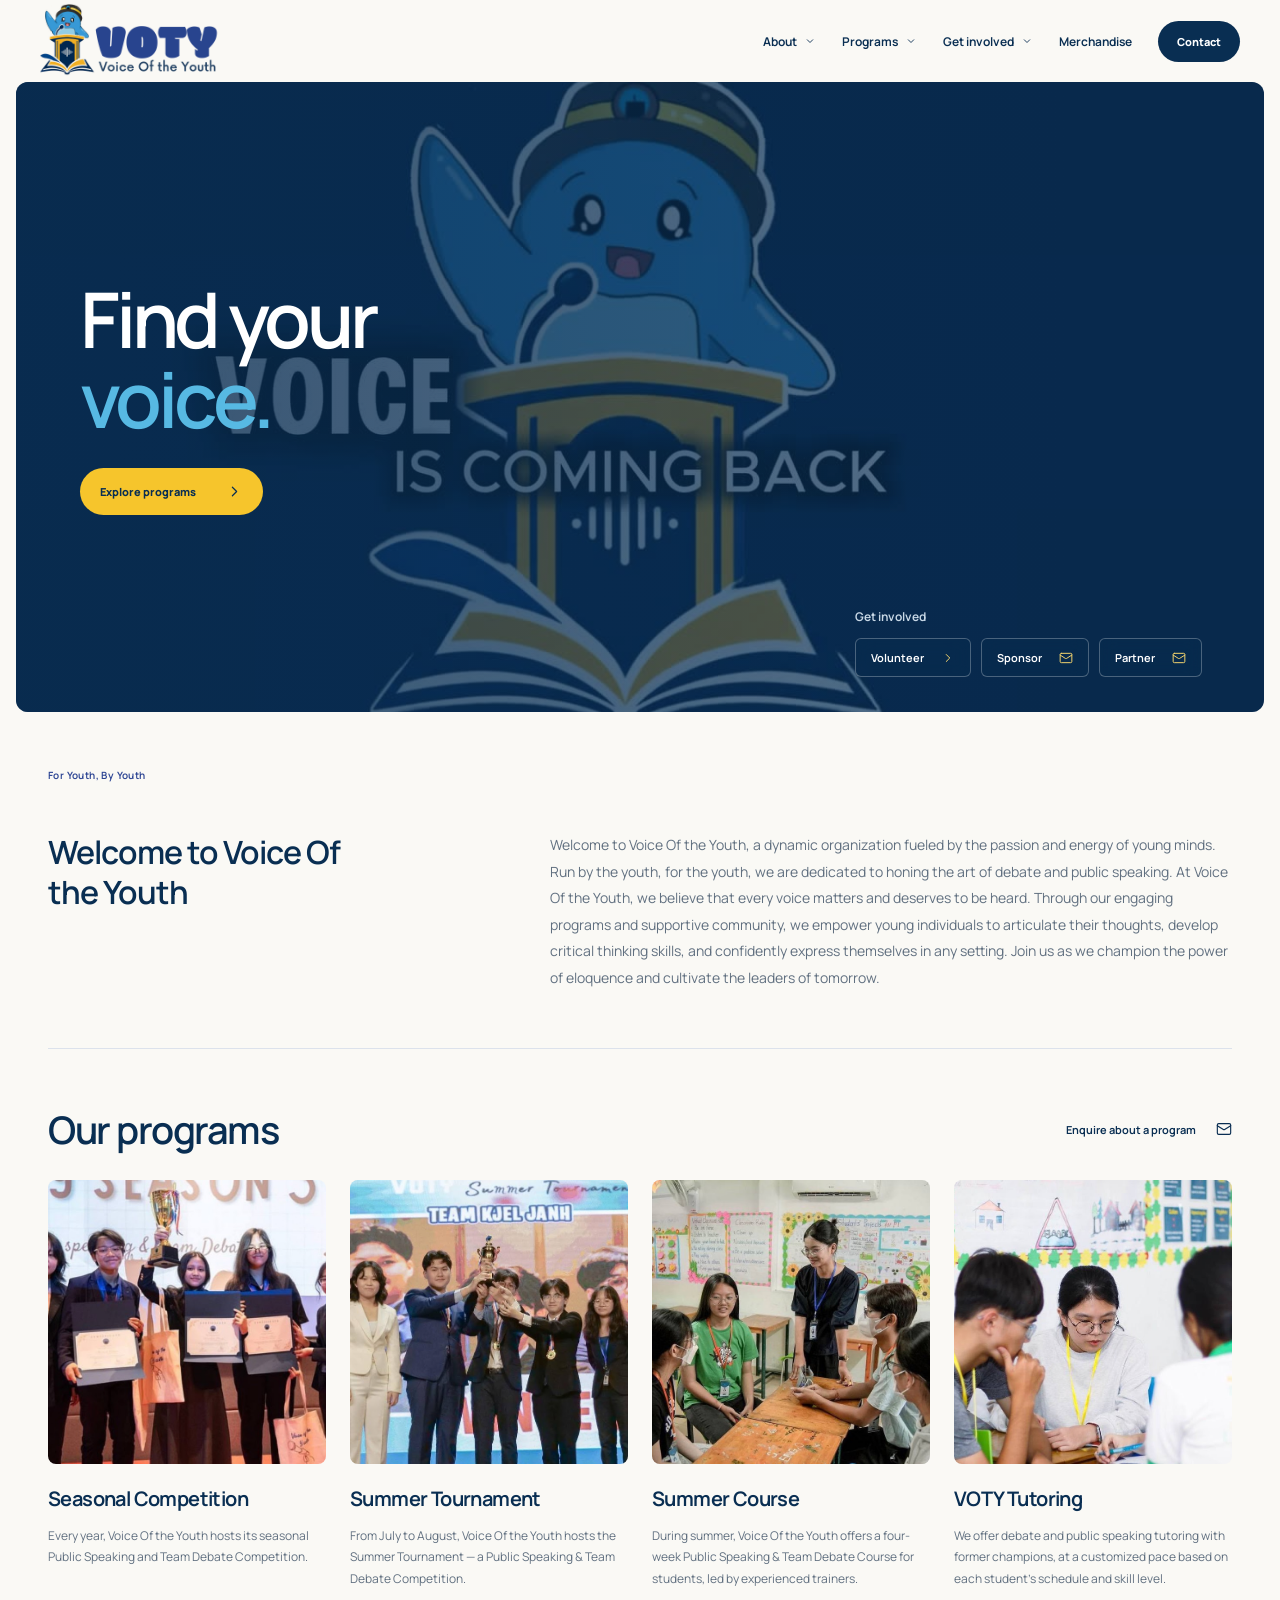
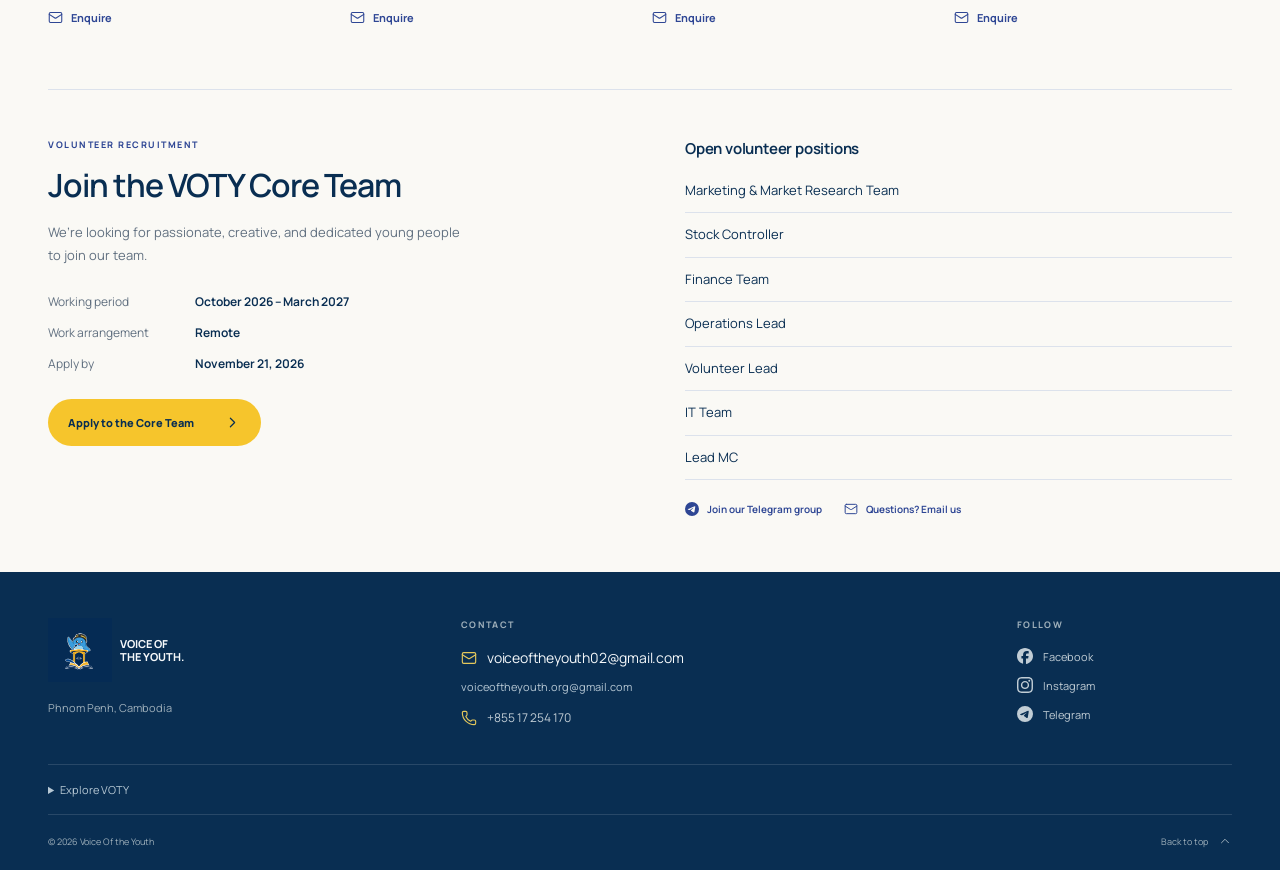
<file: index.html>
<!DOCTYPE html>

<html lang="en">
<head>
<meta charset="utf-8"/><meta content="width=device-width, initial-scale=1" name="viewport"/>
<title>Voice Of the Youth — For youth, by youth</title>
<meta content="A youth-led community in Phnom Penh, Cambodia. Find your voice through public speaking, debate, competitions, and personalized tutoring." name="description"/>
<meta content="#092e52" name="theme-color"/><link href="assets/voty-mascot.png" rel="icon"/><link href="styles.css" rel="stylesheet"/><script defer="" src="script.js"></script>
<link as="font" crossorigin="" href="assets/fonts/manrope.ttf" rel="preload" type="font/ttf"/></head>
<body class="page-index">
<a class="skip" href="#main">Skip to content</a>
<header class="header site-header"><a aria-label="Voice Of the Youth home" class="brand wordmark" href="#"><img alt="VOTY — Voice Of the Youth" height="1600" src="assets/voty-wordmark.png" width="1600"/></a><button aria-controls="navigation" aria-expanded="false" class="menu-toggle">Menu <svg aria-hidden="true" class="icon ui-icon" fill="none" focusable="false" height="18" stroke="currentColor" stroke-linecap="round" stroke-linejoin="round" stroke-width="2" viewbox="0 0 24 24" width="18" xmlns="http://www.w3.org/2000/svg">
<path d="M4 5h16"></path>
<path d="M4 12h16"></path>
<path d="M4 19h16"></path>
</svg></button><nav aria-label="Main navigation" id="navigation"><details class="nav-group" name="header-navigation"><summary>About <svg aria-hidden="true" class="icon nav-chevron" fill="none" height="12" stroke="currentColor" stroke-width="1.8" viewbox="0 0 24 24" width="12"><path d="m6 9 6 6 6-6"></path></svg></summary><div class="nav-dropdown"><a href="about.html">About VOTY</a><a href="team.html">Our team</a><a href="history.html">Our history</a></div></details><details class="nav-group" name="header-navigation"><summary>Programs <svg aria-hidden="true" class="icon nav-chevron" fill="none" height="12" stroke="currentColor" stroke-width="1.8" viewbox="0 0 24 24" width="12"><path d="m6 9 6 6 6-6"></path></svg></summary><div class="nav-dropdown"><a href="index.html#programs">All programs</a><a href="tutoring.html">Tutoring</a><a href="upcoming-programs.html">Upcoming programs</a></div></details><details class="nav-group" name="header-navigation"><summary>Get involved <svg aria-hidden="true" class="icon nav-chevron" fill="none" height="12" stroke="currentColor" stroke-width="1.8" viewbox="0 0 24 24" width="12"><path d="m6 9 6 6 6-6"></path></svg></summary><div class="nav-dropdown"><a href="get-involved.html">Ways to get involved</a><a href="volunteer.html">Volunteer with VOTY</a><a href="sponsor.html">Become a sponsor</a><a href="partner.html">Our official partner</a></div></details><a class="nav-direct" href="merchandise.html">Merchandise</a><a class="button button-small" href="index.html#contact">Contact</a></nav></header>
<main id="main">
<section aria-label="Voice Of the Youth introduction" class="hero"><div class="hero-video"><video aria-label="Voice Of the Youth animated introduction" autoplay="" id="hero-video" loop="" muted="" playsinline="" poster="assets/video-poster.jpg" preload="auto"><source src="assets/voice-of-the-youth.mp4" type="video/mp4"/></video></div><div class="hero-message"><h1>Find your<br/><span>voice.</span></h1><a class="button" href="#programs">Explore programs <svg aria-hidden="true" class="icon ui-icon" fill="none" focusable="false" height="18" stroke="currentColor" stroke-linecap="round" stroke-linejoin="round" stroke-width="2" viewbox="0 0 24 24" width="18" xmlns="http://www.w3.org/2000/svg">
<path d="m9 18 6-6-6-6"></path>
</svg></a></div><section class="involved section" id="involved"><div class="involvement-panel"><div class="involvement-intro"><h2>Get involved</h2></div><div class="involvement-links"><a href="volunteer.html"><span>Volunteer</span><svg aria-hidden="true" class="icon ui-icon" fill="none" focusable="false" height="18" stroke="currentColor" stroke-linecap="round" stroke-linejoin="round" stroke-width="2" viewbox="0 0 24 24" width="18" xmlns="http://www.w3.org/2000/svg">
<path d="m9 18 6-6-6-6"></path>
</svg></a><a href="sponsor.html"><span>Sponsor</span><svg aria-hidden="true" class="icon ui-icon" fill="none" focusable="false" height="18" stroke="currentColor" stroke-linecap="round" stroke-linejoin="round" stroke-width="2" viewbox="0 0 24 24" width="18" xmlns="http://www.w3.org/2000/svg">
<path d="m22 7-8.991 5.727a2 2 0 0 1-2.009 0L2 7"></path>
<rect height="16" rx="2" width="20" x="2" y="4"></rect>
</svg></a><a href="partner.html"><span>Partner</span><svg aria-hidden="true" class="icon ui-icon" fill="none" focusable="false" height="18" stroke="currentColor" stroke-linecap="round" stroke-linejoin="round" stroke-width="2" viewbox="0 0 24 24" width="18" xmlns="http://www.w3.org/2000/svg">
<path d="m22 7-8.991 5.727a2 2 0 0 1-2.009 0L2 7"></path>
<rect height="16" rx="2" width="20" x="2" y="4"></rect>
</svg></a></div></div></section></section>
<section class="about wrap section" id="about"><span class="welcome-tagline">For Youth, By Youth</span><h2>Welcome to Voice Of the Youth</h2><p>Welcome to Voice Of the Youth, a dynamic organization fueled by the passion and energy of young minds. Run by the youth, for the youth, we are dedicated to honing the art of debate and public speaking. At Voice Of the Youth, we believe that every voice matters and deserves to be heard. Through our engaging programs and supportive community, we empower young individuals to articulate their thoughts, develop critical thinking skills, and confidently express themselves in any setting. Join us as we champion the power of eloquence and cultivate the leaders of tomorrow.</p></section>
<section class="programs section" id="programs"><div class="wrap"><div class="section-heading"><h2>Our programs</h2><a class="quiet-link" href="mailto:voiceoftheyouth02@gmail.com?subject=Upcoming%20VOTY%20programs">Enquire about a program <svg aria-hidden="true" class="icon ui-icon" fill="none" focusable="false" height="18" stroke="currentColor" stroke-linecap="round" stroke-linejoin="round" stroke-width="2" viewbox="0 0 24 24" width="18" xmlns="http://www.w3.org/2000/svg">
<path d="m22 7-8.991 5.727a2 2 0 0 1-2.009 0L2 7"></path>
<rect height="16" rx="2" width="20" x="2" y="4"></rect>
</svg></a></div><div class="program-grid">
<article class="program-card"><div class="program-link"><a aria-label="View Seasonal Competition resource" class="program-photo" href="https://drive.google.com/file/d/1dBdIgNVXBr77-8C69leshyav_JQJBJYD/view?usp=drivesdk" rel="noopener noreferrer" target="_blank"><img alt="Seasonal competition winners holding their certificates" height="658" loading="lazy" src="assets/seasonal.jpg" width="636"/></a><div class="program-info"><h3>Seasonal Competition</h3><p class="program-description">Every year, Voice Of the Youth hosts its seasonal Public Speaking and Team Debate Competition.</p><a class="program-action" href="mailto:voiceoftheyouth02@gmail.com?subject=Seasonal%20Competition%20inquiry"><svg aria-hidden="true" class="icon ui-icon" fill="none" focusable="false" height="18" stroke="currentColor" stroke-linecap="round" stroke-linejoin="round" stroke-width="2" viewbox="0 0 24 24" width="18" xmlns="http://www.w3.org/2000/svg">
<path d="m22 7-8.991 5.727a2 2 0 0 1-2.009 0L2 7"></path>
<rect height="16" rx="2" width="20" x="2" y="4"></rect>
</svg>Enquire</a></div></div></article>
<article class="program-card"><div class="program-link"><a aria-label="View Summer Tournament resource" class="program-photo" href="https://m.facebook.com/story.php?story_fbid=pfbid0ehArHna9smdhTJgGCwgCF3cvjK7mqmmWi2ARfmMo4BLhvccH7yGDLmRrgp2AnVTol&amp;id=100027942323706&amp;mibextid=qC1gEa" rel="noopener noreferrer" target="_blank"><img alt="VOTY Summer Tournament team celebrating on stage" height="666" loading="lazy" src="assets/tournament.jpg" width="645"/></a><div class="program-info"><h3>Summer Tournament</h3><p class="program-description">From July to August, Voice Of the Youth hosts the Summer Tournament — a Public Speaking &amp; Team Debate Competition.</p><a class="program-action" href="mailto:voiceoftheyouth02@gmail.com?subject=Summer%20Tournament%20inquiry"><svg aria-hidden="true" class="icon ui-icon" fill="none" focusable="false" height="18" stroke="currentColor" stroke-linecap="round" stroke-linejoin="round" stroke-width="2" viewbox="0 0 24 24" width="18" xmlns="http://www.w3.org/2000/svg">
<path d="m22 7-8.991 5.727a2 2 0 0 1-2.009 0L2 7"></path>
<rect height="16" rx="2" width="20" x="2" y="4"></rect>
</svg>Enquire</a></div></div></article>
<article class="program-card"><div class="program-link"><a aria-label="View Summer Course resource" class="program-photo" href="https://drive.google.com/file/d/15Ca7VWWakI2miEJlNfyUmE0hlp_r3jjg/view?usp=drivesdk" rel="noopener noreferrer" target="_blank"><img alt="Students learning together with a VOTY trainer in a classroom" height="692" loading="lazy" src="assets/course.jpg" width="692"/></a><div class="program-info"><h3>Summer Course</h3><p class="program-description">During summer, Voice Of the Youth offers a four-week Public Speaking &amp; Team Debate Course for students, led by experienced trainers.</p><a class="program-action" href="mailto:voiceoftheyouth02@gmail.com?subject=Summer%20Course%20inquiry"><svg aria-hidden="true" class="icon ui-icon" fill="none" focusable="false" height="18" stroke="currentColor" stroke-linecap="round" stroke-linejoin="round" stroke-width="2" viewbox="0 0 24 24" width="18" xmlns="http://www.w3.org/2000/svg">
<path d="m22 7-8.991 5.727a2 2 0 0 1-2.009 0L2 7"></path>
<rect height="16" rx="2" width="20" x="2" y="4"></rect>
</svg>Enquire</a></div></div></article>
<article class="program-card"><div class="program-link"><a aria-label="View VOTY Tutoring resource" class="program-photo" href="tutoring.html"><img alt="Students working on their debate skills around a classroom table" height="695" loading="lazy" src="assets/tutoring.jpg" width="695"/></a><div class="program-info"><h3>VOTY Tutoring</h3><p class="program-description">We offer debate and public speaking tutoring with former champions, at a customized pace based on each student’s schedule and skill level.</p><a class="program-action" href="mailto:voiceoftheyouth02@gmail.com?subject=VOTY%20Tutoring%20inquiry"><svg aria-hidden="true" class="icon ui-icon" fill="none" focusable="false" height="18" stroke="currentColor" stroke-linecap="round" stroke-linejoin="round" stroke-width="2" viewbox="0 0 24 24" width="18" xmlns="http://www.w3.org/2000/svg">
<path d="m22 7-8.991 5.727a2 2 0 0 1-2.009 0L2 7"></path>
<rect height="16" rx="2" width="20" x="2" y="4"></rect>
</svg>Enquire</a></div></div></article>
</div></div></section><section aria-labelledby="volunteer-title" class="recruitment wrap" id="volunteer"><div class="recruitment-heading"><span class="section-label">VOLUNTEER RECRUITMENT</span><h2 id="volunteer-title">Join the VOTY Core Team</h2><p>We’re looking for passionate, creative, and dedicated young people to join our team.</p><dl class="recruitment-details"><div><dt>Working period</dt><dd>October 2026 – March 2027</dd></div><div><dt>Work arrangement</dt><dd>Remote</dd></div><div><dt>Apply by</dt><dd><time datetime="2026-11-21">November 21, 2026</time></dd></div></dl><a class="button application-link" href="https://docs.google.com/forms/d/e/1FAIpQLSf3dYR7_IyxG7hdT1JtpGN9ivx5FYKRdlpLL-rU9Lvpd9oHpw/viewform?usp=publish-editor" rel="noopener noreferrer" target="_blank">Apply to the Core Team<svg aria-hidden="true" class="icon ui-icon" fill="none" focusable="false" height="18" stroke="currentColor" stroke-linecap="round" stroke-linejoin="round" stroke-width="2" viewbox="0 0 24 24" width="18" xmlns="http://www.w3.org/2000/svg">
<path d="m9 18 6-6-6-6"></path>
</svg></a></div><div class="recruitment-roles"><h3>Open volunteer positions</h3><ul><li>Marketing &amp; Market Research Team</li><li>Stock Controller</li><li>Finance Team</li><li>Operations Lead</li><li>Volunteer Lead</li><li>IT Team</li><li>Lead MC</li></ul><div class="recruitment-help"><a href="https://t.me/votyseason3" rel="noopener noreferrer" target="_blank"><svg aria-hidden="true" class="icon brand-icon" fill="currentColor" focusable="false" height="18" role="img" viewbox="0 0 24 24" width="18" xmlns="http://www.w3.org/2000/svg"><path d="M11.944 0A12 12 0 0 0 0 12a12 12 0 0 0 12 12 12 12 0 0 0 12-12A12 12 0 0 0 12 0a12 12 0 0 0-.056 0zm4.962 7.224c.1-.002.321.023.465.14a.506.506 0 0 1 .171.325c.016.093.036.306.02.472-.18 1.898-.962 6.502-1.36 8.627-.168.9-.499 1.201-.82 1.23-.696.065-1.225-.46-1.9-.902-1.056-.693-1.653-1.124-2.678-1.8-1.185-.78-.417-1.21.258-1.91.177-.184 3.247-2.977 3.307-3.23.007-.032.014-.15-.056-.212s-.174-.041-.249-.024c-.106.024-1.793 1.14-5.061 3.345-.48.33-.913.49-1.302.48-.428-.008-1.252-.241-1.865-.44-.752-.245-1.349-.374-1.297-.789.027-.216.325-.437.893-.663 3.498-1.524 5.83-2.529 6.998-3.014 3.332-1.386 4.025-1.627 4.476-1.635z"></path></svg>Join our Telegram group</a><a href="mailto:voiceoftheyouth02@gmail.com?subject=Core%20Team%20application%20question"><svg aria-hidden="true" class="icon ui-icon" fill="none" focusable="false" height="18" stroke="currentColor" stroke-linecap="round" stroke-linejoin="round" stroke-width="2" viewbox="0 0 24 24" width="18" xmlns="http://www.w3.org/2000/svg">
<path d="m22 7-8.991 5.727a2 2 0 0 1-2.009 0L2 7"></path>
<rect height="16" rx="2" width="20" x="2" y="4"></rect>
</svg>Questions? Email us</a></div></div></section>
</main>
<footer id="contact"><div class="wrap footer-main"><div class="footer-identity"><a class="brand" href="#"><img alt="" height="48" src="assets/voty-mascot.png" width="48"/><span>VOICE OF<br/>THE YOUTH.</span></a><p>Phnom Penh, Cambodia</p></div><div class="footer-contact"><span class="section-label">CONTACT</span><a class="footer-email" href="mailto:voiceoftheyouth02@gmail.com"><svg aria-hidden="true" class="icon ui-icon" fill="none" focusable="false" height="18" stroke="currentColor" stroke-linecap="round" stroke-linejoin="round" stroke-width="2" viewbox="0 0 24 24" width="18" xmlns="http://www.w3.org/2000/svg">
<path d="m22 7-8.991 5.727a2 2 0 0 1-2.009 0L2 7"></path>
<rect height="16" rx="2" width="20" x="2" y="4"></rect>
</svg>voiceoftheyouth02@gmail.com </a><a class="footer-secondary-email" href="mailto:voiceoftheyouth.org@gmail.com">voiceoftheyouth.org@gmail.com</a><a class="footer-phone" href="tel:+85517254170"><svg aria-hidden="true" class="icon ui-icon" fill="none" focusable="false" height="18" stroke="currentColor" stroke-linecap="round" stroke-linejoin="round" stroke-width="2" viewbox="0 0 24 24" width="18" xmlns="http://www.w3.org/2000/svg">
<path d="M13.832 16.568a1 1 0 0 0 1.213-.303l.355-.465A2 2 0 0 1 17 15h3a2 2 0 0 1 2 2v3a2 2 0 0 1-2 2A18 18 0 0 1 2 4a2 2 0 0 1 2-2h3a2 2 0 0 1 2 2v3a2 2 0 0 1-.8 1.6l-.468.351a1 1 0 0 0-.292 1.233 14 14 0 0 0 6.392 6.384"></path>
</svg>+855 17 254 170</a></div><div class="footer-social"><span class="section-label">FOLLOW</span><a href="https://www.facebook.com/debatetournamentt" rel="noopener noreferrer" target="_blank"><svg aria-hidden="true" class="icon brand-icon" fill="currentColor" focusable="false" height="18" role="img" viewbox="0 0 24 24" width="18" xmlns="http://www.w3.org/2000/svg"><path d="M9.101 23.691v-7.98H6.627v-3.667h2.474v-1.58c0-4.085 1.848-5.978 5.858-5.978.401 0 .955.042 1.468.103a8.68 8.68 0 0 1 1.141.195v3.325a8.623 8.623 0 0 0-.653-.036 26.805 26.805 0 0 0-.733-.009c-.707 0-1.259.096-1.675.309a1.686 1.686 0 0 0-.679.622c-.258.42-.374.995-.374 1.752v1.297h3.919l-.386 2.103-.287 1.564h-3.246v8.245C19.396 23.238 24 18.179 24 12.044c0-6.627-5.373-12-12-12s-12 5.373-12 12c0 5.628 3.874 10.35 9.101 11.647Z"></path></svg>Facebook</a><a href="https://www.instagram.com/_voiceoftheyouth/" rel="noopener noreferrer" target="_blank"><svg aria-hidden="true" class="icon brand-icon" fill="currentColor" focusable="false" height="18" role="img" viewbox="0 0 24 24" width="18" xmlns="http://www.w3.org/2000/svg"><path d="M7.0301.084c-1.2768.0602-2.1487.264-2.911.5634-.7888.3075-1.4575.72-2.1228 1.3877-.6652.6677-1.075 1.3368-1.3802 2.127-.2954.7638-.4956 1.6365-.552 2.914-.0564 1.2775-.0689 1.6882-.0626 4.947.0062 3.2586.0206 3.6671.0825 4.9473.061 1.2765.264 2.1482.5635 2.9107.308.7889.72 1.4573 1.388 2.1228.6679.6655 1.3365 1.0743 2.1285 1.38.7632.295 1.6361.4961 2.9134.552 1.2773.056 1.6884.069 4.9462.0627 3.2578-.0062 3.668-.0207 4.9478-.0814 1.28-.0607 2.147-.2652 2.9098-.5633.7889-.3086 1.4578-.72 2.1228-1.3881.665-.6682 1.0745-1.3378 1.3795-2.1284.2957-.7632.4966-1.636.552-2.9124.056-1.2809.0692-1.6898.063-4.948-.0063-3.2583-.021-3.6668-.0817-4.9465-.0607-1.2797-.264-2.1487-.5633-2.9117-.3084-.7889-.72-1.4568-1.3876-2.1228C21.2982 1.33 20.628.9208 19.8378.6165 19.074.321 18.2017.1197 16.9244.0645 15.6471.0093 15.236-.005 11.977.0014 8.718.0076 8.31.0215 7.0301.0839m.1402 21.6932c-1.17-.0509-1.8053-.2453-2.2287-.408-.5606-.216-.96-.4771-1.3819-.895-.422-.4178-.6811-.8186-.9-1.378-.1644-.4234-.3624-1.058-.4171-2.228-.0595-1.2645-.072-1.6442-.079-4.848-.007-3.2037.0053-3.583.0607-4.848.05-1.169.2456-1.805.408-2.2282.216-.5613.4762-.96.895-1.3816.4188-.4217.8184-.6814 1.3783-.9003.423-.1651 1.0575-.3614 2.227-.4171 1.2655-.06 1.6447-.072 4.848-.079 3.2033-.007 3.5835.005 4.8495.0608 1.169.0508 1.8053.2445 2.228.408.5608.216.96.4754 1.3816.895.4217.4194.6816.8176.9005 1.3787.1653.4217.3617 1.056.4169 2.2263.0602 1.2655.0739 1.645.0796 4.848.0058 3.203-.0055 3.5834-.061 4.848-.051 1.17-.245 1.8055-.408 2.2294-.216.5604-.4763.96-.8954 1.3814-.419.4215-.8181.6811-1.3783.9-.4224.1649-1.0577.3617-2.2262.4174-1.2656.0595-1.6448.072-4.8493.079-3.2045.007-3.5825-.006-4.848-.0608M16.953 5.5864A1.44 1.44 0 1 0 18.39 4.144a1.44 1.44 0 0 0-1.437 1.4424M5.8385 12.012c.0067 3.4032 2.7706 6.1557 6.173 6.1493 3.4026-.0065 6.157-2.7701 6.1506-6.1733-.0065-3.4032-2.771-6.1565-6.174-6.1498-3.403.0067-6.156 2.771-6.1496 6.1738M8 12.0077a4 4 0 1 1 4.008 3.9921A3.9996 3.9996 0 0 1 8 12.0077"></path></svg>Instagram</a><a href="https://t.me/votyseason3" rel="noopener noreferrer" target="_blank"><svg aria-hidden="true" class="icon brand-icon" fill="currentColor" focusable="false" height="18" role="img" viewbox="0 0 24 24" width="18" xmlns="http://www.w3.org/2000/svg"><path d="M11.944 0A12 12 0 0 0 0 12a12 12 0 0 0 12 12 12 12 0 0 0 12-12A12 12 0 0 0 12 0a12 12 0 0 0-.056 0zm4.962 7.224c.1-.002.321.023.465.14a.506.506 0 0 1 .171.325c.016.093.036.306.02.472-.18 1.898-.962 6.502-1.36 8.627-.168.9-.499 1.201-.82 1.23-.696.065-1.225-.46-1.9-.902-1.056-.693-1.653-1.124-2.678-1.8-1.185-.78-.417-1.21.258-1.91.177-.184 3.247-2.977 3.307-3.23.007-.032.014-.15-.056-.212s-.174-.041-.249-.024c-.106.024-1.793 1.14-5.061 3.345-.48.33-.913.49-1.302.48-.428-.008-1.252-.241-1.865-.44-.752-.245-1.349-.374-1.297-.789.027-.216.325-.437.893-.663 3.498-1.524 5.83-2.529 6.998-3.014 3.332-1.386 4.025-1.627 4.476-1.635z"></path></svg>Telegram</a></div></div><details class="original-pages wrap"><summary>Explore VOTY</summary><nav aria-label="Original VOTY pages" class="original-page-links"><a href="index.html">Home</a><a href="about.html">About Us</a><a href="team.html">Our Team</a><a href="history.html">History</a><a href="get-involved.html">Get Involved</a><a href="tutoring.html">VOTY Tutoring Program</a><a href="upcoming-programs.html">Upcoming Programs</a><a href="volunteer.html">Become A Volunteer</a><a href="sponsor.html">Become A Sponsor</a><a href="partner.html">VOTY Official Partner</a><a href="merchandise.html">VOTY Merchandise</a></nav></details><div class="wrap footer-bottom"><span>© <span id="year">2026</span> Voice Of the Youth</span><a href="#">Back to top<svg aria-hidden="true" class="icon ui-icon" fill="none" focusable="false" height="18" stroke="currentColor" stroke-linecap="round" stroke-linejoin="round" stroke-width="2" viewbox="0 0 24 24" width="18" xmlns="http://www.w3.org/2000/svg">
<path d="m18 15-6-6-6 6"></path>
</svg></a></div></footer>
</body></html>
</file>
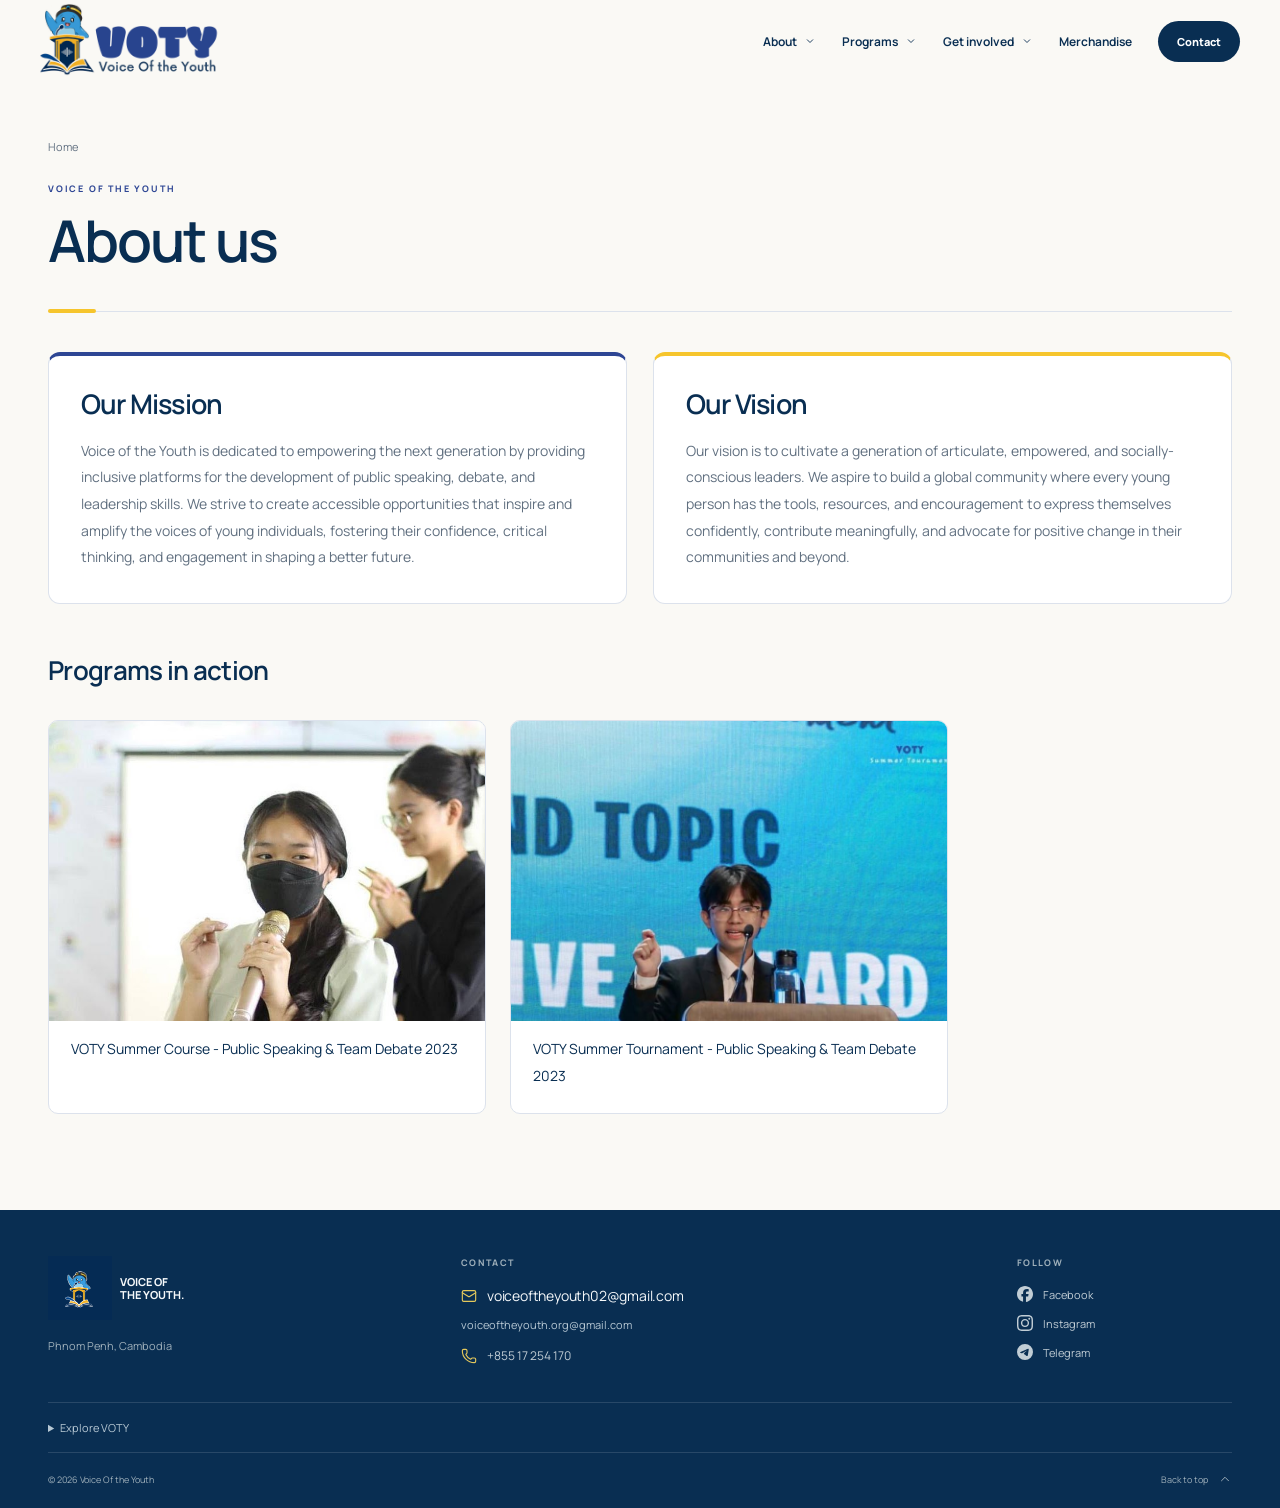
<file: about.html>
<!DOCTYPE html>

<html lang="en"><head><meta charset="utf-8"/><meta content="width=device-width,initial-scale=1" name="viewport"/><meta content="#092e52" name="theme-color"/><link href="assets/voty-mascot.png" rel="icon"/><link href="styles.css" rel="stylesheet"/><script defer="" src="script.js"></script><title>About us — Voice Of the Youth</title></head><body class="page-about"><a class="skip" href="#main">Skip to content</a><header class="header site-header"><a aria-label="Voice Of the Youth home" class="brand wordmark" href="index.html#"><img alt="VOTY — Voice Of the Youth" height="1600" src="assets/voty-wordmark.png" width="1600"/></a><button aria-controls="navigation" aria-expanded="false" class="menu-toggle">Menu <svg aria-hidden="true" class="icon ui-icon" fill="none" focusable="false" height="18" stroke="currentColor" stroke-linecap="round" stroke-linejoin="round" stroke-width="2" viewbox="0 0 24 24" width="18" xmlns="http://www.w3.org/2000/svg">
<path d="M4 5h16"></path>
<path d="M4 12h16"></path>
<path d="M4 19h16"></path>
</svg></button><nav aria-label="Main navigation" id="navigation"><details class="nav-group" name="header-navigation"><summary>About <svg aria-hidden="true" class="icon nav-chevron" fill="none" height="12" stroke="currentColor" stroke-width="1.8" viewbox="0 0 24 24" width="12"><path d="m6 9 6 6 6-6"></path></svg></summary><div class="nav-dropdown"><a href="about.html">About VOTY</a><a href="team.html">Our team</a><a href="history.html">Our history</a></div></details><details class="nav-group" name="header-navigation"><summary>Programs <svg aria-hidden="true" class="icon nav-chevron" fill="none" height="12" stroke="currentColor" stroke-width="1.8" viewbox="0 0 24 24" width="12"><path d="m6 9 6 6 6-6"></path></svg></summary><div class="nav-dropdown"><a href="index.html#programs">All programs</a><a href="tutoring.html">Tutoring</a><a href="upcoming-programs.html">Upcoming programs</a></div></details><details class="nav-group" name="header-navigation"><summary>Get involved <svg aria-hidden="true" class="icon nav-chevron" fill="none" height="12" stroke="currentColor" stroke-width="1.8" viewbox="0 0 24 24" width="12"><path d="m6 9 6 6 6-6"></path></svg></summary><div class="nav-dropdown"><a href="get-involved.html">Ways to get involved</a><a href="volunteer.html">Volunteer with VOTY</a><a href="sponsor.html">Become a sponsor</a><a href="partner.html">Our official partner</a></div></details><a class="nav-direct" href="merchandise.html">Merchandise</a><a class="button button-small" href="index.html#contact">Contact</a></nav></header><main class="subpage wrap" id="main"><div class="page-heading"><a class="breadcrumb" href="index.html">Home</a><span class="page-kicker">VOICE OF THE YOUTH</span><h1>About us</h1></div><div class="purpose-grid"><section class="purpose-card"><h2>Our Mission</h2><p>Voice of the Youth is dedicated to empowering the next generation by providing inclusive platforms for the development of public speaking, debate, and leadership skills. We strive to create accessible opportunities that inspire and amplify the voices of young individuals, fostering their confidence, critical thinking, and engagement in shaping a better future.</p></section><section class="purpose-card"><h2>Our Vision</h2><p>Our vision is to cultivate a generation of articulate, empowered, and socially-conscious leaders. We aspire to build a global community where every young person has the tools, resources, and encouragement to express themselves confidently, contribute meaningfully, and advocate for positive change in their communities and beyond.</p></section></div><section class="content-section"><h2>Programs in action</h2></section><section class="content-section source-gallery"><article class="source-gallery-card"><img alt="" class="source-photo" loading="lazy" src="assets/original/about-us-0.jpg"/><p>VOTY Summer Course - Public Speaking &amp; Team Debate 2023</p></article><article class="source-gallery-card"><img alt="" class="source-photo" loading="lazy" src="assets/original/about-us-1.jpg"/><p>VOTY Summer Tournament - Public Speaking &amp; Team Debate 2023</p></article></section></main><footer id="contact"><div class="wrap footer-main"><div class="footer-identity"><a class="brand" href="index.html#"><img alt="" height="48" src="assets/voty-mascot.png" width="48"/><span>VOICE OF<br/>THE YOUTH.</span></a><p>Phnom Penh, Cambodia</p></div><div class="footer-contact"><span class="section-label">CONTACT</span><a class="footer-email" href="mailto:voiceoftheyouth02@gmail.com"><svg aria-hidden="true" class="icon ui-icon" fill="none" focusable="false" height="18" stroke="currentColor" stroke-linecap="round" stroke-linejoin="round" stroke-width="2" viewbox="0 0 24 24" width="18" xmlns="http://www.w3.org/2000/svg">
<path d="m22 7-8.991 5.727a2 2 0 0 1-2.009 0L2 7"></path>
<rect height="16" rx="2" width="20" x="2" y="4"></rect>
</svg>voiceoftheyouth02@gmail.com </a><a class="footer-secondary-email" href="mailto:voiceoftheyouth.org@gmail.com">voiceoftheyouth.org@gmail.com</a><a class="footer-phone" href="tel:+85517254170"><svg aria-hidden="true" class="icon ui-icon" fill="none" focusable="false" height="18" stroke="currentColor" stroke-linecap="round" stroke-linejoin="round" stroke-width="2" viewbox="0 0 24 24" width="18" xmlns="http://www.w3.org/2000/svg">
<path d="M13.832 16.568a1 1 0 0 0 1.213-.303l.355-.465A2 2 0 0 1 17 15h3a2 2 0 0 1 2 2v3a2 2 0 0 1-2 2A18 18 0 0 1 2 4a2 2 0 0 1 2-2h3a2 2 0 0 1 2 2v3a2 2 0 0 1-.8 1.6l-.468.351a1 1 0 0 0-.292 1.233 14 14 0 0 0 6.392 6.384"></path>
</svg>+855 17 254 170</a></div><div class="footer-social"><span class="section-label">FOLLOW</span><a href="https://www.facebook.com/debatetournamentt" rel="noopener noreferrer" target="_blank"><svg aria-hidden="true" class="icon brand-icon" fill="currentColor" focusable="false" height="18" role="img" viewbox="0 0 24 24" width="18" xmlns="http://www.w3.org/2000/svg"><path d="M9.101 23.691v-7.98H6.627v-3.667h2.474v-1.58c0-4.085 1.848-5.978 5.858-5.978.401 0 .955.042 1.468.103a8.68 8.68 0 0 1 1.141.195v3.325a8.623 8.623 0 0 0-.653-.036 26.805 26.805 0 0 0-.733-.009c-.707 0-1.259.096-1.675.309a1.686 1.686 0 0 0-.679.622c-.258.42-.374.995-.374 1.752v1.297h3.919l-.386 2.103-.287 1.564h-3.246v8.245C19.396 23.238 24 18.179 24 12.044c0-6.627-5.373-12-12-12s-12 5.373-12 12c0 5.628 3.874 10.35 9.101 11.647Z"></path></svg>Facebook</a><a href="https://www.instagram.com/_voiceoftheyouth/" rel="noopener noreferrer" target="_blank"><svg aria-hidden="true" class="icon brand-icon" fill="currentColor" focusable="false" height="18" role="img" viewbox="0 0 24 24" width="18" xmlns="http://www.w3.org/2000/svg"><path d="M7.0301.084c-1.2768.0602-2.1487.264-2.911.5634-.7888.3075-1.4575.72-2.1228 1.3877-.6652.6677-1.075 1.3368-1.3802 2.127-.2954.7638-.4956 1.6365-.552 2.914-.0564 1.2775-.0689 1.6882-.0626 4.947.0062 3.2586.0206 3.6671.0825 4.9473.061 1.2765.264 2.1482.5635 2.9107.308.7889.72 1.4573 1.388 2.1228.6679.6655 1.3365 1.0743 2.1285 1.38.7632.295 1.6361.4961 2.9134.552 1.2773.056 1.6884.069 4.9462.0627 3.2578-.0062 3.668-.0207 4.9478-.0814 1.28-.0607 2.147-.2652 2.9098-.5633.7889-.3086 1.4578-.72 2.1228-1.3881.665-.6682 1.0745-1.3378 1.3795-2.1284.2957-.7632.4966-1.636.552-2.9124.056-1.2809.0692-1.6898.063-4.948-.0063-3.2583-.021-3.6668-.0817-4.9465-.0607-1.2797-.264-2.1487-.5633-2.9117-.3084-.7889-.72-1.4568-1.3876-2.1228C21.2982 1.33 20.628.9208 19.8378.6165 19.074.321 18.2017.1197 16.9244.0645 15.6471.0093 15.236-.005 11.977.0014 8.718.0076 8.31.0215 7.0301.0839m.1402 21.6932c-1.17-.0509-1.8053-.2453-2.2287-.408-.5606-.216-.96-.4771-1.3819-.895-.422-.4178-.6811-.8186-.9-1.378-.1644-.4234-.3624-1.058-.4171-2.228-.0595-1.2645-.072-1.6442-.079-4.848-.007-3.2037.0053-3.583.0607-4.848.05-1.169.2456-1.805.408-2.2282.216-.5613.4762-.96.895-1.3816.4188-.4217.8184-.6814 1.3783-.9003.423-.1651 1.0575-.3614 2.227-.4171 1.2655-.06 1.6447-.072 4.848-.079 3.2033-.007 3.5835.005 4.8495.0608 1.169.0508 1.8053.2445 2.228.408.5608.216.96.4754 1.3816.895.4217.4194.6816.8176.9005 1.3787.1653.4217.3617 1.056.4169 2.2263.0602 1.2655.0739 1.645.0796 4.848.0058 3.203-.0055 3.5834-.061 4.848-.051 1.17-.245 1.8055-.408 2.2294-.216.5604-.4763.96-.8954 1.3814-.419.4215-.8181.6811-1.3783.9-.4224.1649-1.0577.3617-2.2262.4174-1.2656.0595-1.6448.072-4.8493.079-3.2045.007-3.5825-.006-4.848-.0608M16.953 5.5864A1.44 1.44 0 1 0 18.39 4.144a1.44 1.44 0 0 0-1.437 1.4424M5.8385 12.012c.0067 3.4032 2.7706 6.1557 6.173 6.1493 3.4026-.0065 6.157-2.7701 6.1506-6.1733-.0065-3.4032-2.771-6.1565-6.174-6.1498-3.403.0067-6.156 2.771-6.1496 6.1738M8 12.0077a4 4 0 1 1 4.008 3.9921A3.9996 3.9996 0 0 1 8 12.0077"></path></svg>Instagram</a><a href="https://t.me/votyseason3" rel="noopener noreferrer" target="_blank"><svg aria-hidden="true" class="icon brand-icon" fill="currentColor" focusable="false" height="18" role="img" viewbox="0 0 24 24" width="18" xmlns="http://www.w3.org/2000/svg"><path d="M11.944 0A12 12 0 0 0 0 12a12 12 0 0 0 12 12 12 12 0 0 0 12-12A12 12 0 0 0 12 0a12 12 0 0 0-.056 0zm4.962 7.224c.1-.002.321.023.465.14a.506.506 0 0 1 .171.325c.016.093.036.306.02.472-.18 1.898-.962 6.502-1.36 8.627-.168.9-.499 1.201-.82 1.23-.696.065-1.225-.46-1.9-.902-1.056-.693-1.653-1.124-2.678-1.8-1.185-.78-.417-1.21.258-1.91.177-.184 3.247-2.977 3.307-3.23.007-.032.014-.15-.056-.212s-.174-.041-.249-.024c-.106.024-1.793 1.14-5.061 3.345-.48.33-.913.49-1.302.48-.428-.008-1.252-.241-1.865-.44-.752-.245-1.349-.374-1.297-.789.027-.216.325-.437.893-.663 3.498-1.524 5.83-2.529 6.998-3.014 3.332-1.386 4.025-1.627 4.476-1.635z"></path></svg>Telegram</a></div></div><details class="original-pages wrap"><summary>Explore VOTY</summary><nav aria-label="Original VOTY pages" class="original-page-links"><a href="index.html">Home</a><a href="about.html">About Us</a><a href="team.html">Our Team</a><a href="history.html">History</a><a href="get-involved.html">Get Involved</a><a href="tutoring.html">VOTY Tutoring Program</a><a href="upcoming-programs.html">Upcoming Programs</a><a href="volunteer.html">Become A Volunteer</a><a href="sponsor.html">Become A Sponsor</a><a href="partner.html">VOTY Official Partner</a><a href="merchandise.html">VOTY Merchandise</a></nav></details><div class="wrap footer-bottom"><span>© <span id="year">2026</span> Voice Of the Youth</span><a href="#">Back to top<svg aria-hidden="true" class="icon ui-icon" fill="none" focusable="false" height="18" stroke="currentColor" stroke-linecap="round" stroke-linejoin="round" stroke-width="2" viewbox="0 0 24 24" width="18" xmlns="http://www.w3.org/2000/svg">
<path d="m18 15-6-6-6 6"></path>
</svg></a></div></footer></body></html>
</file>
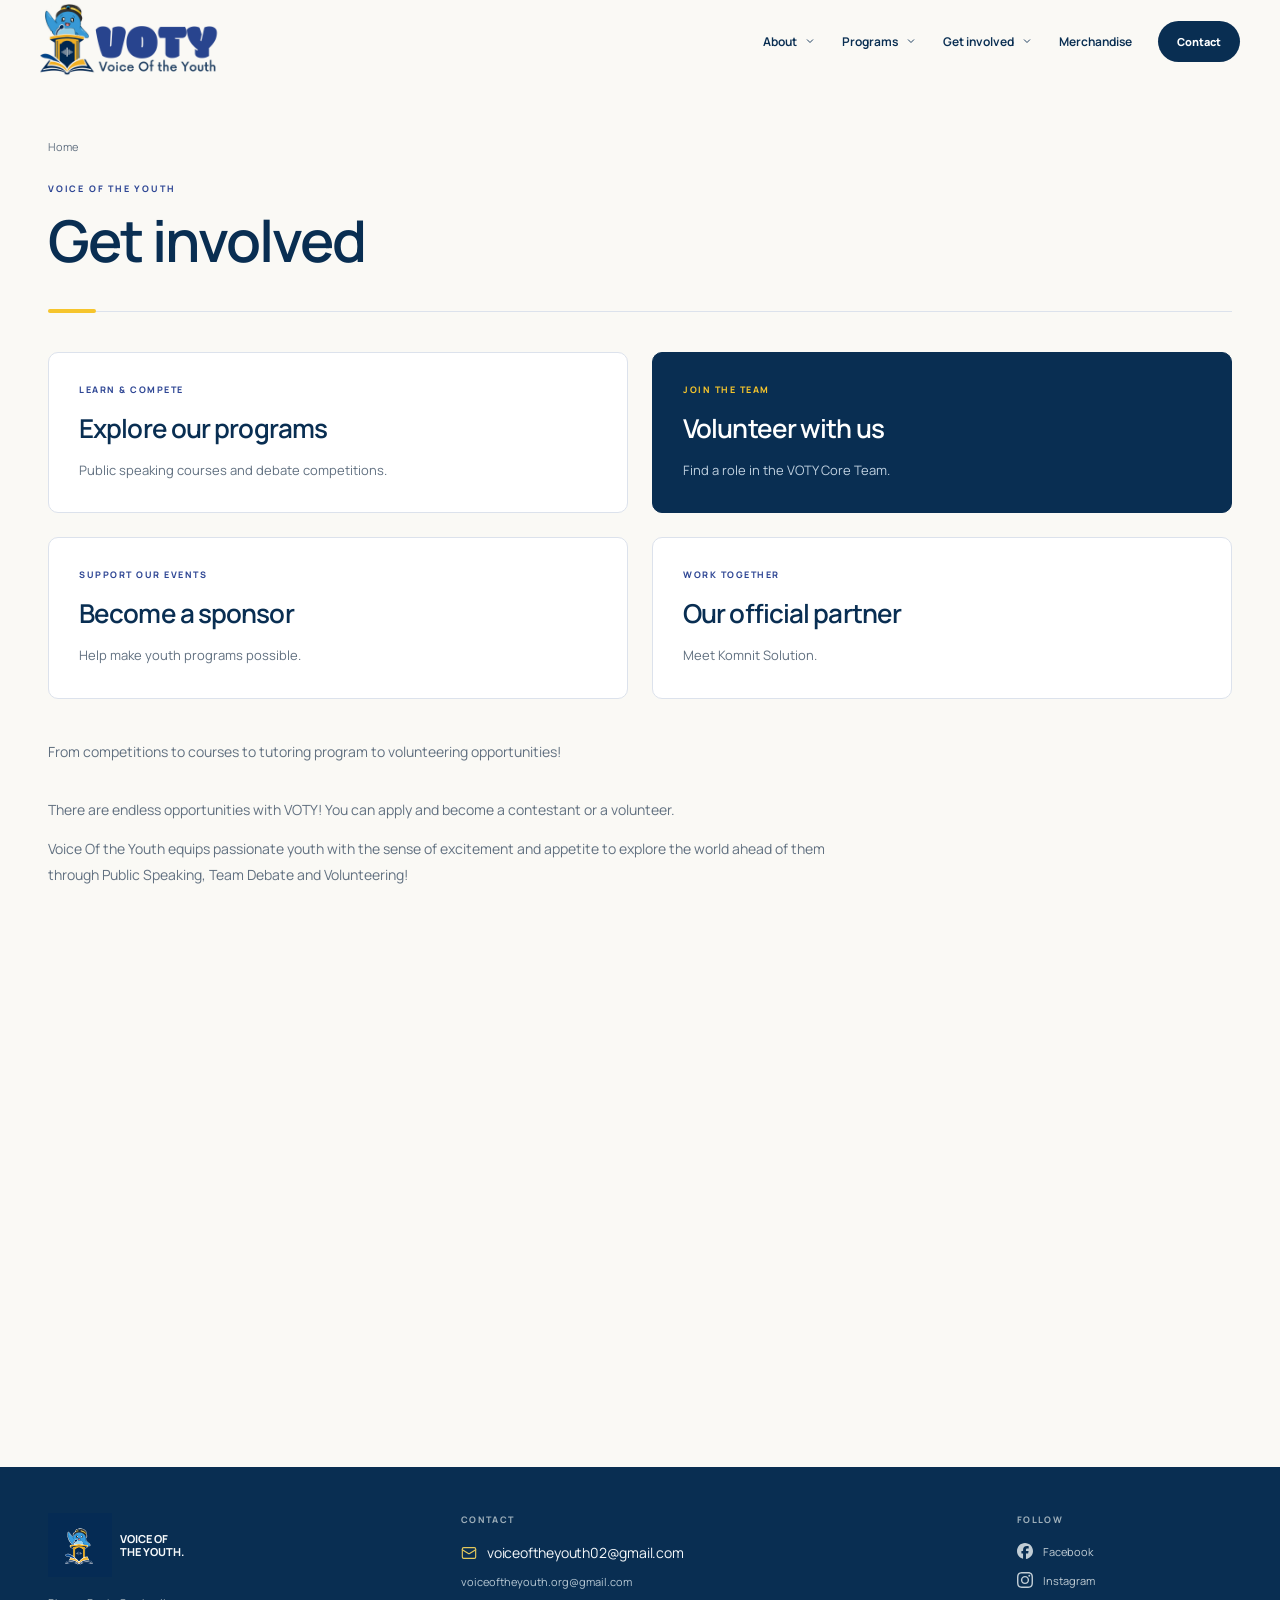
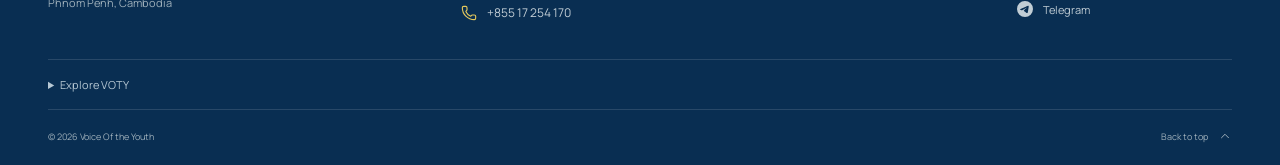
<file: get-involved.html>
<!DOCTYPE html>

<html lang="en"><head><meta charset="utf-8"/><meta content="width=device-width,initial-scale=1" name="viewport"/><meta content="#092e52" name="theme-color"/><link href="assets/voty-mascot.png" rel="icon"/><link href="styles.css" rel="stylesheet"/><script defer="" src="script.js"></script><title>Get involved — Voice Of the Youth</title></head><body class="page-get-involved"><a class="skip" href="#main">Skip to content</a><header class="header site-header"><a aria-label="Voice Of the Youth home" class="brand wordmark" href="index.html#"><img alt="VOTY — Voice Of the Youth" height="1600" src="assets/voty-wordmark.png" width="1600"/></a><button aria-controls="navigation" aria-expanded="false" class="menu-toggle">Menu <svg aria-hidden="true" class="icon ui-icon" fill="none" focusable="false" height="18" stroke="currentColor" stroke-linecap="round" stroke-linejoin="round" stroke-width="2" viewbox="0 0 24 24" width="18" xmlns="http://www.w3.org/2000/svg">
<path d="M4 5h16"></path>
<path d="M4 12h16"></path>
<path d="M4 19h16"></path>
</svg></button><nav aria-label="Main navigation" id="navigation"><details class="nav-group" name="header-navigation"><summary>About <svg aria-hidden="true" class="icon nav-chevron" fill="none" height="12" stroke="currentColor" stroke-width="1.8" viewbox="0 0 24 24" width="12"><path d="m6 9 6 6 6-6"></path></svg></summary><div class="nav-dropdown"><a href="about.html">About VOTY</a><a href="team.html">Our team</a><a href="history.html">Our history</a></div></details><details class="nav-group" name="header-navigation"><summary>Programs <svg aria-hidden="true" class="icon nav-chevron" fill="none" height="12" stroke="currentColor" stroke-width="1.8" viewbox="0 0 24 24" width="12"><path d="m6 9 6 6 6-6"></path></svg></summary><div class="nav-dropdown"><a href="index.html#programs">All programs</a><a href="tutoring.html">Tutoring</a><a href="upcoming-programs.html">Upcoming programs</a></div></details><details class="nav-group" name="header-navigation"><summary>Get involved <svg aria-hidden="true" class="icon nav-chevron" fill="none" height="12" stroke="currentColor" stroke-width="1.8" viewbox="0 0 24 24" width="12"><path d="m6 9 6 6 6-6"></path></svg></summary><div class="nav-dropdown"><a href="get-involved.html">Ways to get involved</a><a href="volunteer.html">Volunteer with VOTY</a><a href="sponsor.html">Become a sponsor</a><a href="partner.html">Our official partner</a></div></details><a class="nav-direct" href="merchandise.html">Merchandise</a><a class="button button-small" href="index.html#contact">Contact</a></nav></header><main class="subpage wrap" id="main"><div class="page-heading"><a class="breadcrumb" href="index.html">Home</a><span class="page-kicker">VOICE OF THE YOUTH</span><h1>Get involved</h1></div><div class="opportunity-grid"><a href="index.html#programs"><span class="section-label">LEARN &amp; COMPETE</span><h2>Explore our programs</h2><p>Public speaking courses and debate competitions.</p></a><a href="volunteer.html"><span class="section-label">JOIN THE TEAM</span><h2>Volunteer with us</h2><p>Find a role in the VOTY Core Team.</p></a><a href="sponsor.html"><span class="section-label">SUPPORT OUR EVENTS</span><h2>Become a sponsor</h2><p>Help make youth programs possible.</p></a><a href="partner.html"><span class="section-label">WORK TOGETHER</span><h2>Our official partner</h2><p>Meet Komnit Solution.</p></a></div><section class="content-section"><p>From competitions to courses to tutoring program to volunteering opportunities!</p></section><section class="content-section"><p>There are endless opportunities with VOTY! You can apply and become a contestant or a volunteer. </p><p>Voice Of the Youth equips passionate youth with the sense of excitement and appetite to explore the world ahead of them through Public Speaking, Team Debate and Volunteering!</p></section><section class="content-section"><iframe allow="fullscreen" allowfullscreen="" class="source-video" loading="lazy" src="https://drive.google.com/file/d/15Ca7VWWakI2miEJlNfyUmE0hlp_r3jjg/preview" title="Drive, -5630985944619384532.mp4"></iframe></section></main><footer id="contact"><div class="wrap footer-main"><div class="footer-identity"><a class="brand" href="index.html#"><img alt="" height="48" src="assets/voty-mascot.png" width="48"/><span>VOICE OF<br/>THE YOUTH.</span></a><p>Phnom Penh, Cambodia</p></div><div class="footer-contact"><span class="section-label">CONTACT</span><a class="footer-email" href="mailto:voiceoftheyouth02@gmail.com"><svg aria-hidden="true" class="icon ui-icon" fill="none" focusable="false" height="18" stroke="currentColor" stroke-linecap="round" stroke-linejoin="round" stroke-width="2" viewbox="0 0 24 24" width="18" xmlns="http://www.w3.org/2000/svg">
<path d="m22 7-8.991 5.727a2 2 0 0 1-2.009 0L2 7"></path>
<rect height="16" rx="2" width="20" x="2" y="4"></rect>
</svg>voiceoftheyouth02@gmail.com </a><a class="footer-secondary-email" href="mailto:voiceoftheyouth.org@gmail.com">voiceoftheyouth.org@gmail.com</a><a class="footer-phone" href="tel:+85517254170"><svg aria-hidden="true" class="icon ui-icon" fill="none" focusable="false" height="18" stroke="currentColor" stroke-linecap="round" stroke-linejoin="round" stroke-width="2" viewbox="0 0 24 24" width="18" xmlns="http://www.w3.org/2000/svg">
<path d="M13.832 16.568a1 1 0 0 0 1.213-.303l.355-.465A2 2 0 0 1 17 15h3a2 2 0 0 1 2 2v3a2 2 0 0 1-2 2A18 18 0 0 1 2 4a2 2 0 0 1 2-2h3a2 2 0 0 1 2 2v3a2 2 0 0 1-.8 1.6l-.468.351a1 1 0 0 0-.292 1.233 14 14 0 0 0 6.392 6.384"></path>
</svg>+855 17 254 170</a></div><div class="footer-social"><span class="section-label">FOLLOW</span><a href="https://www.facebook.com/debatetournamentt" rel="noopener noreferrer" target="_blank"><svg aria-hidden="true" class="icon brand-icon" fill="currentColor" focusable="false" height="18" role="img" viewbox="0 0 24 24" width="18" xmlns="http://www.w3.org/2000/svg"><path d="M9.101 23.691v-7.98H6.627v-3.667h2.474v-1.58c0-4.085 1.848-5.978 5.858-5.978.401 0 .955.042 1.468.103a8.68 8.68 0 0 1 1.141.195v3.325a8.623 8.623 0 0 0-.653-.036 26.805 26.805 0 0 0-.733-.009c-.707 0-1.259.096-1.675.309a1.686 1.686 0 0 0-.679.622c-.258.42-.374.995-.374 1.752v1.297h3.919l-.386 2.103-.287 1.564h-3.246v8.245C19.396 23.238 24 18.179 24 12.044c0-6.627-5.373-12-12-12s-12 5.373-12 12c0 5.628 3.874 10.35 9.101 11.647Z"></path></svg>Facebook</a><a href="https://www.instagram.com/_voiceoftheyouth/" rel="noopener noreferrer" target="_blank"><svg aria-hidden="true" class="icon brand-icon" fill="currentColor" focusable="false" height="18" role="img" viewbox="0 0 24 24" width="18" xmlns="http://www.w3.org/2000/svg"><path d="M7.0301.084c-1.2768.0602-2.1487.264-2.911.5634-.7888.3075-1.4575.72-2.1228 1.3877-.6652.6677-1.075 1.3368-1.3802 2.127-.2954.7638-.4956 1.6365-.552 2.914-.0564 1.2775-.0689 1.6882-.0626 4.947.0062 3.2586.0206 3.6671.0825 4.9473.061 1.2765.264 2.1482.5635 2.9107.308.7889.72 1.4573 1.388 2.1228.6679.6655 1.3365 1.0743 2.1285 1.38.7632.295 1.6361.4961 2.9134.552 1.2773.056 1.6884.069 4.9462.0627 3.2578-.0062 3.668-.0207 4.9478-.0814 1.28-.0607 2.147-.2652 2.9098-.5633.7889-.3086 1.4578-.72 2.1228-1.3881.665-.6682 1.0745-1.3378 1.3795-2.1284.2957-.7632.4966-1.636.552-2.9124.056-1.2809.0692-1.6898.063-4.948-.0063-3.2583-.021-3.6668-.0817-4.9465-.0607-1.2797-.264-2.1487-.5633-2.9117-.3084-.7889-.72-1.4568-1.3876-2.1228C21.2982 1.33 20.628.9208 19.8378.6165 19.074.321 18.2017.1197 16.9244.0645 15.6471.0093 15.236-.005 11.977.0014 8.718.0076 8.31.0215 7.0301.0839m.1402 21.6932c-1.17-.0509-1.8053-.2453-2.2287-.408-.5606-.216-.96-.4771-1.3819-.895-.422-.4178-.6811-.8186-.9-1.378-.1644-.4234-.3624-1.058-.4171-2.228-.0595-1.2645-.072-1.6442-.079-4.848-.007-3.2037.0053-3.583.0607-4.848.05-1.169.2456-1.805.408-2.2282.216-.5613.4762-.96.895-1.3816.4188-.4217.8184-.6814 1.3783-.9003.423-.1651 1.0575-.3614 2.227-.4171 1.2655-.06 1.6447-.072 4.848-.079 3.2033-.007 3.5835.005 4.8495.0608 1.169.0508 1.8053.2445 2.228.408.5608.216.96.4754 1.3816.895.4217.4194.6816.8176.9005 1.3787.1653.4217.3617 1.056.4169 2.2263.0602 1.2655.0739 1.645.0796 4.848.0058 3.203-.0055 3.5834-.061 4.848-.051 1.17-.245 1.8055-.408 2.2294-.216.5604-.4763.96-.8954 1.3814-.419.4215-.8181.6811-1.3783.9-.4224.1649-1.0577.3617-2.2262.4174-1.2656.0595-1.6448.072-4.8493.079-3.2045.007-3.5825-.006-4.848-.0608M16.953 5.5864A1.44 1.44 0 1 0 18.39 4.144a1.44 1.44 0 0 0-1.437 1.4424M5.8385 12.012c.0067 3.4032 2.7706 6.1557 6.173 6.1493 3.4026-.0065 6.157-2.7701 6.1506-6.1733-.0065-3.4032-2.771-6.1565-6.174-6.1498-3.403.0067-6.156 2.771-6.1496 6.1738M8 12.0077a4 4 0 1 1 4.008 3.9921A3.9996 3.9996 0 0 1 8 12.0077"></path></svg>Instagram</a><a href="https://t.me/votyseason3" rel="noopener noreferrer" target="_blank"><svg aria-hidden="true" class="icon brand-icon" fill="currentColor" focusable="false" height="18" role="img" viewbox="0 0 24 24" width="18" xmlns="http://www.w3.org/2000/svg"><path d="M11.944 0A12 12 0 0 0 0 12a12 12 0 0 0 12 12 12 12 0 0 0 12-12A12 12 0 0 0 12 0a12 12 0 0 0-.056 0zm4.962 7.224c.1-.002.321.023.465.14a.506.506 0 0 1 .171.325c.016.093.036.306.02.472-.18 1.898-.962 6.502-1.36 8.627-.168.9-.499 1.201-.82 1.23-.696.065-1.225-.46-1.9-.902-1.056-.693-1.653-1.124-2.678-1.8-1.185-.78-.417-1.21.258-1.91.177-.184 3.247-2.977 3.307-3.23.007-.032.014-.15-.056-.212s-.174-.041-.249-.024c-.106.024-1.793 1.14-5.061 3.345-.48.33-.913.49-1.302.48-.428-.008-1.252-.241-1.865-.44-.752-.245-1.349-.374-1.297-.789.027-.216.325-.437.893-.663 3.498-1.524 5.83-2.529 6.998-3.014 3.332-1.386 4.025-1.627 4.476-1.635z"></path></svg>Telegram</a></div></div><details class="original-pages wrap"><summary>Explore VOTY</summary><nav aria-label="Original VOTY pages" class="original-page-links"><a href="index.html">Home</a><a href="about.html">About Us</a><a href="team.html">Our Team</a><a href="history.html">History</a><a href="get-involved.html">Get Involved</a><a href="tutoring.html">VOTY Tutoring Program</a><a href="upcoming-programs.html">Upcoming Programs</a><a href="volunteer.html">Become A Volunteer</a><a href="sponsor.html">Become A Sponsor</a><a href="partner.html">VOTY Official Partner</a><a href="merchandise.html">VOTY Merchandise</a></nav></details><div class="wrap footer-bottom"><span>© <span id="year">2026</span> Voice Of the Youth</span><a href="#">Back to top<svg aria-hidden="true" class="icon ui-icon" fill="none" focusable="false" height="18" stroke="currentColor" stroke-linecap="round" stroke-linejoin="round" stroke-width="2" viewbox="0 0 24 24" width="18" xmlns="http://www.w3.org/2000/svg">
<path d="m18 15-6-6-6 6"></path>
</svg></a></div></footer></body></html>
</file>
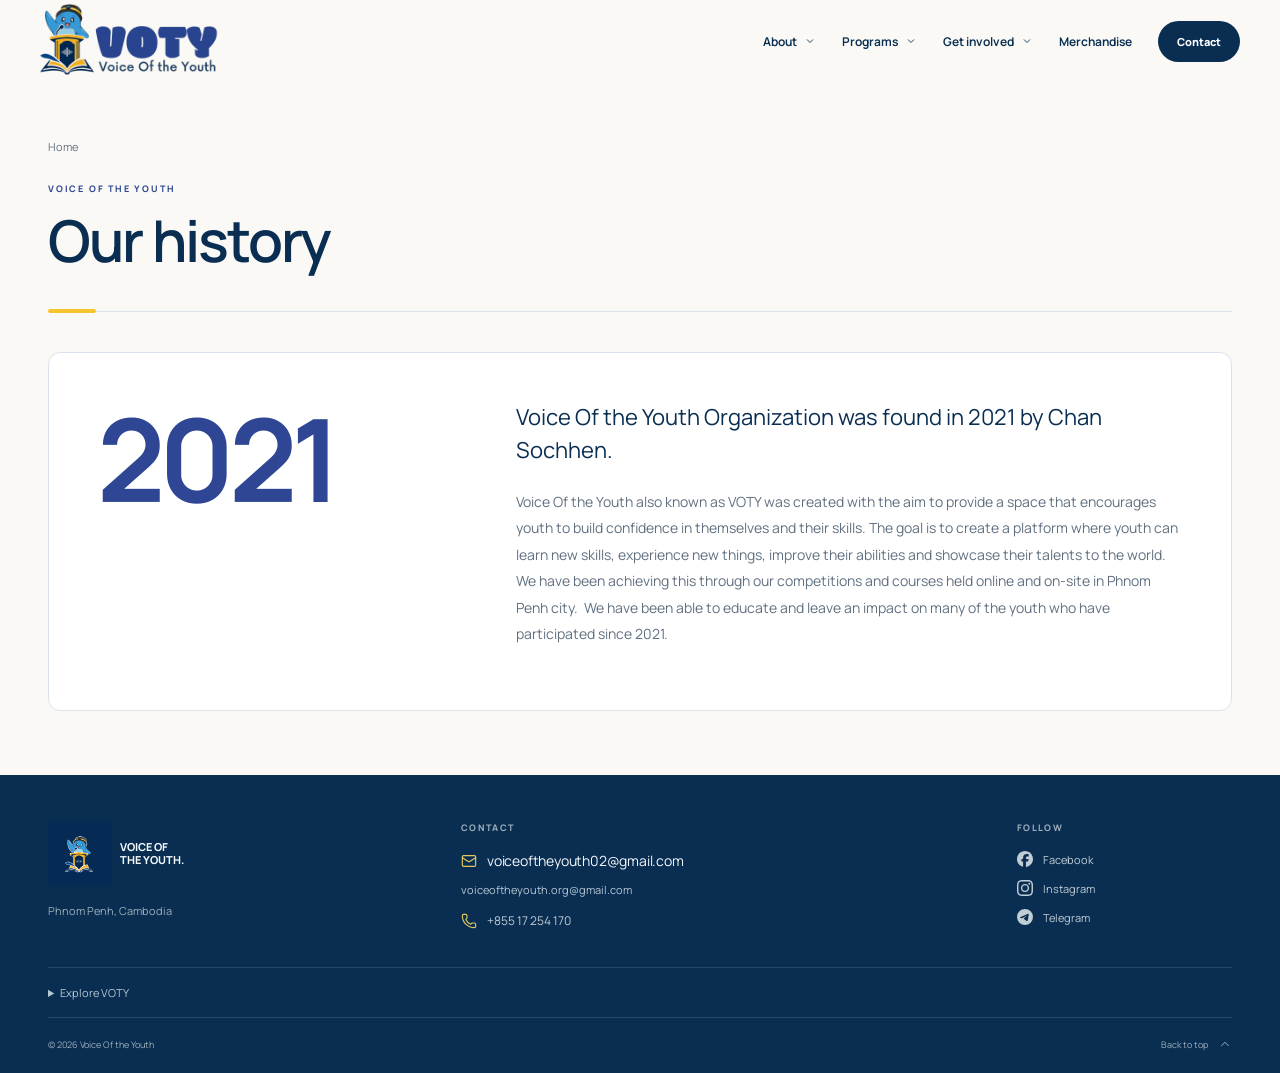
<file: history.html>
<!DOCTYPE html>

<html lang="en"><head><meta charset="utf-8"/><meta content="width=device-width,initial-scale=1" name="viewport"/><meta content="#092e52" name="theme-color"/><link href="assets/voty-mascot.png" rel="icon"/><link href="styles.css" rel="stylesheet"/><script defer="" src="script.js"></script><title>Our history — Voice Of the Youth</title></head><body class="page-history"><a class="skip" href="#main">Skip to content</a><header class="header site-header"><a aria-label="Voice Of the Youth home" class="brand wordmark" href="index.html#"><img alt="VOTY — Voice Of the Youth" height="1600" src="assets/voty-wordmark.png" width="1600"/></a><button aria-controls="navigation" aria-expanded="false" class="menu-toggle">Menu <svg aria-hidden="true" class="icon ui-icon" fill="none" focusable="false" height="18" stroke="currentColor" stroke-linecap="round" stroke-linejoin="round" stroke-width="2" viewbox="0 0 24 24" width="18" xmlns="http://www.w3.org/2000/svg">
<path d="M4 5h16"></path>
<path d="M4 12h16"></path>
<path d="M4 19h16"></path>
</svg></button><nav aria-label="Main navigation" id="navigation"><details class="nav-group" name="header-navigation"><summary>About <svg aria-hidden="true" class="icon nav-chevron" fill="none" height="12" stroke="currentColor" stroke-width="1.8" viewbox="0 0 24 24" width="12"><path d="m6 9 6 6 6-6"></path></svg></summary><div class="nav-dropdown"><a href="about.html">About VOTY</a><a href="team.html">Our team</a><a href="history.html">Our history</a></div></details><details class="nav-group" name="header-navigation"><summary>Programs <svg aria-hidden="true" class="icon nav-chevron" fill="none" height="12" stroke="currentColor" stroke-width="1.8" viewbox="0 0 24 24" width="12"><path d="m6 9 6 6 6-6"></path></svg></summary><div class="nav-dropdown"><a href="index.html#programs">All programs</a><a href="tutoring.html">Tutoring</a><a href="upcoming-programs.html">Upcoming programs</a></div></details><details class="nav-group" name="header-navigation"><summary>Get involved <svg aria-hidden="true" class="icon nav-chevron" fill="none" height="12" stroke="currentColor" stroke-width="1.8" viewbox="0 0 24 24" width="12"><path d="m6 9 6 6 6-6"></path></svg></summary><div class="nav-dropdown"><a href="get-involved.html">Ways to get involved</a><a href="volunteer.html">Volunteer with VOTY</a><a href="sponsor.html">Become a sponsor</a><a href="partner.html">Our official partner</a></div></details><a class="nav-direct" href="merchandise.html">Merchandise</a><a class="button button-small" href="index.html#contact">Contact</a></nav></header><main class="subpage wrap" id="main"><div class="page-heading"><a class="breadcrumb" href="index.html">Home</a><span class="page-kicker">VOICE OF THE YOUTH</span><h1>Our history</h1></div><section class="history-story"><div class="history-year">2021</div><div class="history-copy"><p>Voice Of the Youth Organization was found in 2021 by <a href="team.html">Chan Sochhen</a>.</p><p>Voice Of the Youth also known as VOTY was created with the aim to provide a space that encourages youth to build confidence in themselves and their skills. The goal is to create a platform where youth can learn new skills, experience new things, improve their abilities and showcase their talents to the world. We have been achieving this through our competitions and courses held online and on-site in Phnom Penh city.  We have been able to educate and leave an impact on many of the youth who have participated since 2021. </p></div></section></main><footer id="contact"><div class="wrap footer-main"><div class="footer-identity"><a class="brand" href="index.html#"><img alt="" height="48" src="assets/voty-mascot.png" width="48"/><span>VOICE OF<br/>THE YOUTH.</span></a><p>Phnom Penh, Cambodia</p></div><div class="footer-contact"><span class="section-label">CONTACT</span><a class="footer-email" href="mailto:voiceoftheyouth02@gmail.com"><svg aria-hidden="true" class="icon ui-icon" fill="none" focusable="false" height="18" stroke="currentColor" stroke-linecap="round" stroke-linejoin="round" stroke-width="2" viewbox="0 0 24 24" width="18" xmlns="http://www.w3.org/2000/svg">
<path d="m22 7-8.991 5.727a2 2 0 0 1-2.009 0L2 7"></path>
<rect height="16" rx="2" width="20" x="2" y="4"></rect>
</svg>voiceoftheyouth02@gmail.com </a><a class="footer-secondary-email" href="mailto:voiceoftheyouth.org@gmail.com">voiceoftheyouth.org@gmail.com</a><a class="footer-phone" href="tel:+85517254170"><svg aria-hidden="true" class="icon ui-icon" fill="none" focusable="false" height="18" stroke="currentColor" stroke-linecap="round" stroke-linejoin="round" stroke-width="2" viewbox="0 0 24 24" width="18" xmlns="http://www.w3.org/2000/svg">
<path d="M13.832 16.568a1 1 0 0 0 1.213-.303l.355-.465A2 2 0 0 1 17 15h3a2 2 0 0 1 2 2v3a2 2 0 0 1-2 2A18 18 0 0 1 2 4a2 2 0 0 1 2-2h3a2 2 0 0 1 2 2v3a2 2 0 0 1-.8 1.6l-.468.351a1 1 0 0 0-.292 1.233 14 14 0 0 0 6.392 6.384"></path>
</svg>+855 17 254 170</a></div><div class="footer-social"><span class="section-label">FOLLOW</span><a href="https://www.facebook.com/debatetournamentt" rel="noopener noreferrer" target="_blank"><svg aria-hidden="true" class="icon brand-icon" fill="currentColor" focusable="false" height="18" role="img" viewbox="0 0 24 24" width="18" xmlns="http://www.w3.org/2000/svg"><path d="M9.101 23.691v-7.98H6.627v-3.667h2.474v-1.58c0-4.085 1.848-5.978 5.858-5.978.401 0 .955.042 1.468.103a8.68 8.68 0 0 1 1.141.195v3.325a8.623 8.623 0 0 0-.653-.036 26.805 26.805 0 0 0-.733-.009c-.707 0-1.259.096-1.675.309a1.686 1.686 0 0 0-.679.622c-.258.42-.374.995-.374 1.752v1.297h3.919l-.386 2.103-.287 1.564h-3.246v8.245C19.396 23.238 24 18.179 24 12.044c0-6.627-5.373-12-12-12s-12 5.373-12 12c0 5.628 3.874 10.35 9.101 11.647Z"></path></svg>Facebook</a><a href="https://www.instagram.com/_voiceoftheyouth/" rel="noopener noreferrer" target="_blank"><svg aria-hidden="true" class="icon brand-icon" fill="currentColor" focusable="false" height="18" role="img" viewbox="0 0 24 24" width="18" xmlns="http://www.w3.org/2000/svg"><path d="M7.0301.084c-1.2768.0602-2.1487.264-2.911.5634-.7888.3075-1.4575.72-2.1228 1.3877-.6652.6677-1.075 1.3368-1.3802 2.127-.2954.7638-.4956 1.6365-.552 2.914-.0564 1.2775-.0689 1.6882-.0626 4.947.0062 3.2586.0206 3.6671.0825 4.9473.061 1.2765.264 2.1482.5635 2.9107.308.7889.72 1.4573 1.388 2.1228.6679.6655 1.3365 1.0743 2.1285 1.38.7632.295 1.6361.4961 2.9134.552 1.2773.056 1.6884.069 4.9462.0627 3.2578-.0062 3.668-.0207 4.9478-.0814 1.28-.0607 2.147-.2652 2.9098-.5633.7889-.3086 1.4578-.72 2.1228-1.3881.665-.6682 1.0745-1.3378 1.3795-2.1284.2957-.7632.4966-1.636.552-2.9124.056-1.2809.0692-1.6898.063-4.948-.0063-3.2583-.021-3.6668-.0817-4.9465-.0607-1.2797-.264-2.1487-.5633-2.9117-.3084-.7889-.72-1.4568-1.3876-2.1228C21.2982 1.33 20.628.9208 19.8378.6165 19.074.321 18.2017.1197 16.9244.0645 15.6471.0093 15.236-.005 11.977.0014 8.718.0076 8.31.0215 7.0301.0839m.1402 21.6932c-1.17-.0509-1.8053-.2453-2.2287-.408-.5606-.216-.96-.4771-1.3819-.895-.422-.4178-.6811-.8186-.9-1.378-.1644-.4234-.3624-1.058-.4171-2.228-.0595-1.2645-.072-1.6442-.079-4.848-.007-3.2037.0053-3.583.0607-4.848.05-1.169.2456-1.805.408-2.2282.216-.5613.4762-.96.895-1.3816.4188-.4217.8184-.6814 1.3783-.9003.423-.1651 1.0575-.3614 2.227-.4171 1.2655-.06 1.6447-.072 4.848-.079 3.2033-.007 3.5835.005 4.8495.0608 1.169.0508 1.8053.2445 2.228.408.5608.216.96.4754 1.3816.895.4217.4194.6816.8176.9005 1.3787.1653.4217.3617 1.056.4169 2.2263.0602 1.2655.0739 1.645.0796 4.848.0058 3.203-.0055 3.5834-.061 4.848-.051 1.17-.245 1.8055-.408 2.2294-.216.5604-.4763.96-.8954 1.3814-.419.4215-.8181.6811-1.3783.9-.4224.1649-1.0577.3617-2.2262.4174-1.2656.0595-1.6448.072-4.8493.079-3.2045.007-3.5825-.006-4.848-.0608M16.953 5.5864A1.44 1.44 0 1 0 18.39 4.144a1.44 1.44 0 0 0-1.437 1.4424M5.8385 12.012c.0067 3.4032 2.7706 6.1557 6.173 6.1493 3.4026-.0065 6.157-2.7701 6.1506-6.1733-.0065-3.4032-2.771-6.1565-6.174-6.1498-3.403.0067-6.156 2.771-6.1496 6.1738M8 12.0077a4 4 0 1 1 4.008 3.9921A3.9996 3.9996 0 0 1 8 12.0077"></path></svg>Instagram</a><a href="https://t.me/votyseason3" rel="noopener noreferrer" target="_blank"><svg aria-hidden="true" class="icon brand-icon" fill="currentColor" focusable="false" height="18" role="img" viewbox="0 0 24 24" width="18" xmlns="http://www.w3.org/2000/svg"><path d="M11.944 0A12 12 0 0 0 0 12a12 12 0 0 0 12 12 12 12 0 0 0 12-12A12 12 0 0 0 12 0a12 12 0 0 0-.056 0zm4.962 7.224c.1-.002.321.023.465.14a.506.506 0 0 1 .171.325c.016.093.036.306.02.472-.18 1.898-.962 6.502-1.36 8.627-.168.9-.499 1.201-.82 1.23-.696.065-1.225-.46-1.9-.902-1.056-.693-1.653-1.124-2.678-1.8-1.185-.78-.417-1.21.258-1.91.177-.184 3.247-2.977 3.307-3.23.007-.032.014-.15-.056-.212s-.174-.041-.249-.024c-.106.024-1.793 1.14-5.061 3.345-.48.33-.913.49-1.302.48-.428-.008-1.252-.241-1.865-.44-.752-.245-1.349-.374-1.297-.789.027-.216.325-.437.893-.663 3.498-1.524 5.83-2.529 6.998-3.014 3.332-1.386 4.025-1.627 4.476-1.635z"></path></svg>Telegram</a></div></div><details class="original-pages wrap"><summary>Explore VOTY</summary><nav aria-label="Original VOTY pages" class="original-page-links"><a href="index.html">Home</a><a href="about.html">About Us</a><a href="team.html">Our Team</a><a href="history.html">History</a><a href="get-involved.html">Get Involved</a><a href="tutoring.html">VOTY Tutoring Program</a><a href="upcoming-programs.html">Upcoming Programs</a><a href="volunteer.html">Become A Volunteer</a><a href="sponsor.html">Become A Sponsor</a><a href="partner.html">VOTY Official Partner</a><a href="merchandise.html">VOTY Merchandise</a></nav></details><div class="wrap footer-bottom"><span>© <span id="year">2026</span> Voice Of the Youth</span><a href="#">Back to top<svg aria-hidden="true" class="icon ui-icon" fill="none" focusable="false" height="18" stroke="currentColor" stroke-linecap="round" stroke-linejoin="round" stroke-width="2" viewbox="0 0 24 24" width="18" xmlns="http://www.w3.org/2000/svg">
<path d="m18 15-6-6-6 6"></path>
</svg></a></div></footer></body></html>
</file>
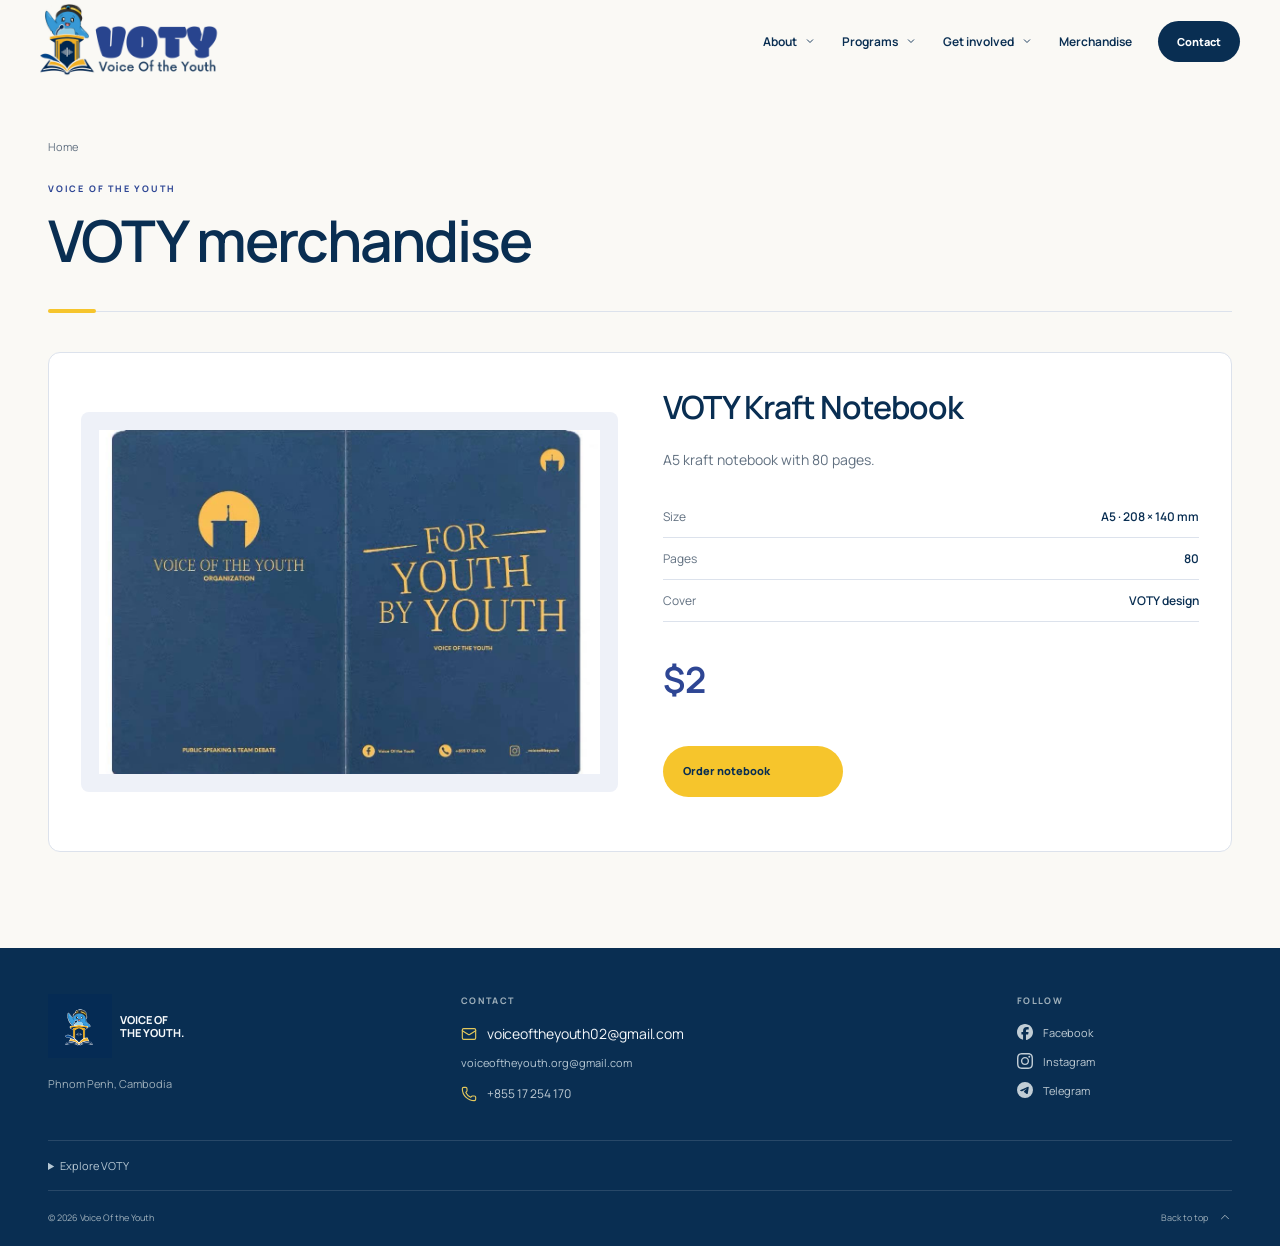
<file: merchandise.html>
<!DOCTYPE html>

<html lang="en"><head><meta charset="utf-8"/><meta content="width=device-width,initial-scale=1" name="viewport"/><meta content="#092e52" name="theme-color"/><link href="assets/voty-mascot.png" rel="icon"/><link href="styles.css" rel="stylesheet"/><script defer="" src="script.js"></script><title>VOTY merchandise — Voice Of the Youth</title></head><body class="page-merchandise"><a class="skip" href="#main">Skip to content</a><header class="header site-header"><a aria-label="Voice Of the Youth home" class="brand wordmark" href="index.html#"><img alt="VOTY — Voice Of the Youth" height="1600" src="assets/voty-wordmark.png" width="1600"/></a><button aria-controls="navigation" aria-expanded="false" class="menu-toggle">Menu <svg aria-hidden="true" class="icon ui-icon" fill="none" focusable="false" height="18" stroke="currentColor" stroke-linecap="round" stroke-linejoin="round" stroke-width="2" viewbox="0 0 24 24" width="18" xmlns="http://www.w3.org/2000/svg">
<path d="M4 5h16"></path>
<path d="M4 12h16"></path>
<path d="M4 19h16"></path>
</svg></button><nav aria-label="Main navigation" id="navigation"><details class="nav-group" name="header-navigation"><summary>About <svg aria-hidden="true" class="icon nav-chevron" fill="none" height="12" stroke="currentColor" stroke-width="1.8" viewbox="0 0 24 24" width="12"><path d="m6 9 6 6 6-6"></path></svg></summary><div class="nav-dropdown"><a href="about.html">About VOTY</a><a href="team.html">Our team</a><a href="history.html">Our history</a></div></details><details class="nav-group" name="header-navigation"><summary>Programs <svg aria-hidden="true" class="icon nav-chevron" fill="none" height="12" stroke="currentColor" stroke-width="1.8" viewbox="0 0 24 24" width="12"><path d="m6 9 6 6 6-6"></path></svg></summary><div class="nav-dropdown"><a href="index.html#programs">All programs</a><a href="tutoring.html">Tutoring</a><a href="upcoming-programs.html">Upcoming programs</a></div></details><details class="nav-group" name="header-navigation"><summary>Get involved <svg aria-hidden="true" class="icon nav-chevron" fill="none" height="12" stroke="currentColor" stroke-width="1.8" viewbox="0 0 24 24" width="12"><path d="m6 9 6 6 6-6"></path></svg></summary><div class="nav-dropdown"><a href="get-involved.html">Ways to get involved</a><a href="volunteer.html">Volunteer with VOTY</a><a href="sponsor.html">Become a sponsor</a><a href="partner.html">Our official partner</a></div></details><a class="nav-direct" href="merchandise.html">Merchandise</a><a class="button button-small" href="index.html#contact">Contact</a></nav></header><main class="subpage wrap" id="main"><div class="page-heading"><a class="breadcrumb" href="index.html">Home</a><span class="page-kicker">VOICE OF THE YOUTH</span><h1>VOTY merchandise</h1></div><section class="content-section product-panel"><img alt="VOTY Kraft Notebook A5, 80 pages" class="source-photo" loading="lazy" src="assets/original/get-involved--voty-merchandise-0.jpg"/><div class="product-info"><h2>VOTY Kraft Notebook</h2><p>A5 kraft notebook with 80 pages.</p><dl class="product-specs"><div><dt>Size</dt><dd>A5 · 208 × 140 mm</dd></div><div><dt>Pages</dt><dd>80</dd></div><div><dt>Cover</dt><dd>VOTY design</dd></div></dl><p class="product-price">$2</p><p><a class="button source-action" href="https://docs.google.com/forms/d/e/1FAIpQLSdYwMq5Tm-LRylR1W8RGZoyFaivwXc9-i8jA6aWKCXn4U7VWA/viewform?usp=sf_link" rel="noopener noreferrer" target="_blank">Order notebook</a></p></div></section></main><footer id="contact"><div class="wrap footer-main"><div class="footer-identity"><a class="brand" href="index.html#"><img alt="" height="48" src="assets/voty-mascot.png" width="48"/><span>VOICE OF<br/>THE YOUTH.</span></a><p>Phnom Penh, Cambodia</p></div><div class="footer-contact"><span class="section-label">CONTACT</span><a class="footer-email" href="mailto:voiceoftheyouth02@gmail.com"><svg aria-hidden="true" class="icon ui-icon" fill="none" focusable="false" height="18" stroke="currentColor" stroke-linecap="round" stroke-linejoin="round" stroke-width="2" viewbox="0 0 24 24" width="18" xmlns="http://www.w3.org/2000/svg">
<path d="m22 7-8.991 5.727a2 2 0 0 1-2.009 0L2 7"></path>
<rect height="16" rx="2" width="20" x="2" y="4"></rect>
</svg>voiceoftheyouth02@gmail.com </a><a class="footer-secondary-email" href="mailto:voiceoftheyouth.org@gmail.com">voiceoftheyouth.org@gmail.com</a><a class="footer-phone" href="tel:+85517254170"><svg aria-hidden="true" class="icon ui-icon" fill="none" focusable="false" height="18" stroke="currentColor" stroke-linecap="round" stroke-linejoin="round" stroke-width="2" viewbox="0 0 24 24" width="18" xmlns="http://www.w3.org/2000/svg">
<path d="M13.832 16.568a1 1 0 0 0 1.213-.303l.355-.465A2 2 0 0 1 17 15h3a2 2 0 0 1 2 2v3a2 2 0 0 1-2 2A18 18 0 0 1 2 4a2 2 0 0 1 2-2h3a2 2 0 0 1 2 2v3a2 2 0 0 1-.8 1.6l-.468.351a1 1 0 0 0-.292 1.233 14 14 0 0 0 6.392 6.384"></path>
</svg>+855 17 254 170</a></div><div class="footer-social"><span class="section-label">FOLLOW</span><a href="https://www.facebook.com/debatetournamentt" rel="noopener noreferrer" target="_blank"><svg aria-hidden="true" class="icon brand-icon" fill="currentColor" focusable="false" height="18" role="img" viewbox="0 0 24 24" width="18" xmlns="http://www.w3.org/2000/svg"><path d="M9.101 23.691v-7.98H6.627v-3.667h2.474v-1.58c0-4.085 1.848-5.978 5.858-5.978.401 0 .955.042 1.468.103a8.68 8.68 0 0 1 1.141.195v3.325a8.623 8.623 0 0 0-.653-.036 26.805 26.805 0 0 0-.733-.009c-.707 0-1.259.096-1.675.309a1.686 1.686 0 0 0-.679.622c-.258.42-.374.995-.374 1.752v1.297h3.919l-.386 2.103-.287 1.564h-3.246v8.245C19.396 23.238 24 18.179 24 12.044c0-6.627-5.373-12-12-12s-12 5.373-12 12c0 5.628 3.874 10.35 9.101 11.647Z"></path></svg>Facebook</a><a href="https://www.instagram.com/_voiceoftheyouth/" rel="noopener noreferrer" target="_blank"><svg aria-hidden="true" class="icon brand-icon" fill="currentColor" focusable="false" height="18" role="img" viewbox="0 0 24 24" width="18" xmlns="http://www.w3.org/2000/svg"><path d="M7.0301.084c-1.2768.0602-2.1487.264-2.911.5634-.7888.3075-1.4575.72-2.1228 1.3877-.6652.6677-1.075 1.3368-1.3802 2.127-.2954.7638-.4956 1.6365-.552 2.914-.0564 1.2775-.0689 1.6882-.0626 4.947.0062 3.2586.0206 3.6671.0825 4.9473.061 1.2765.264 2.1482.5635 2.9107.308.7889.72 1.4573 1.388 2.1228.6679.6655 1.3365 1.0743 2.1285 1.38.7632.295 1.6361.4961 2.9134.552 1.2773.056 1.6884.069 4.9462.0627 3.2578-.0062 3.668-.0207 4.9478-.0814 1.28-.0607 2.147-.2652 2.9098-.5633.7889-.3086 1.4578-.72 2.1228-1.3881.665-.6682 1.0745-1.3378 1.3795-2.1284.2957-.7632.4966-1.636.552-2.9124.056-1.2809.0692-1.6898.063-4.948-.0063-3.2583-.021-3.6668-.0817-4.9465-.0607-1.2797-.264-2.1487-.5633-2.9117-.3084-.7889-.72-1.4568-1.3876-2.1228C21.2982 1.33 20.628.9208 19.8378.6165 19.074.321 18.2017.1197 16.9244.0645 15.6471.0093 15.236-.005 11.977.0014 8.718.0076 8.31.0215 7.0301.0839m.1402 21.6932c-1.17-.0509-1.8053-.2453-2.2287-.408-.5606-.216-.96-.4771-1.3819-.895-.422-.4178-.6811-.8186-.9-1.378-.1644-.4234-.3624-1.058-.4171-2.228-.0595-1.2645-.072-1.6442-.079-4.848-.007-3.2037.0053-3.583.0607-4.848.05-1.169.2456-1.805.408-2.2282.216-.5613.4762-.96.895-1.3816.4188-.4217.8184-.6814 1.3783-.9003.423-.1651 1.0575-.3614 2.227-.4171 1.2655-.06 1.6447-.072 4.848-.079 3.2033-.007 3.5835.005 4.8495.0608 1.169.0508 1.8053.2445 2.228.408.5608.216.96.4754 1.3816.895.4217.4194.6816.8176.9005 1.3787.1653.4217.3617 1.056.4169 2.2263.0602 1.2655.0739 1.645.0796 4.848.0058 3.203-.0055 3.5834-.061 4.848-.051 1.17-.245 1.8055-.408 2.2294-.216.5604-.4763.96-.8954 1.3814-.419.4215-.8181.6811-1.3783.9-.4224.1649-1.0577.3617-2.2262.4174-1.2656.0595-1.6448.072-4.8493.079-3.2045.007-3.5825-.006-4.848-.0608M16.953 5.5864A1.44 1.44 0 1 0 18.39 4.144a1.44 1.44 0 0 0-1.437 1.4424M5.8385 12.012c.0067 3.4032 2.7706 6.1557 6.173 6.1493 3.4026-.0065 6.157-2.7701 6.1506-6.1733-.0065-3.4032-2.771-6.1565-6.174-6.1498-3.403.0067-6.156 2.771-6.1496 6.1738M8 12.0077a4 4 0 1 1 4.008 3.9921A3.9996 3.9996 0 0 1 8 12.0077"></path></svg>Instagram</a><a href="https://t.me/votyseason3" rel="noopener noreferrer" target="_blank"><svg aria-hidden="true" class="icon brand-icon" fill="currentColor" focusable="false" height="18" role="img" viewbox="0 0 24 24" width="18" xmlns="http://www.w3.org/2000/svg"><path d="M11.944 0A12 12 0 0 0 0 12a12 12 0 0 0 12 12 12 12 0 0 0 12-12A12 12 0 0 0 12 0a12 12 0 0 0-.056 0zm4.962 7.224c.1-.002.321.023.465.14a.506.506 0 0 1 .171.325c.016.093.036.306.02.472-.18 1.898-.962 6.502-1.36 8.627-.168.9-.499 1.201-.82 1.23-.696.065-1.225-.46-1.9-.902-1.056-.693-1.653-1.124-2.678-1.8-1.185-.78-.417-1.21.258-1.91.177-.184 3.247-2.977 3.307-3.23.007-.032.014-.15-.056-.212s-.174-.041-.249-.024c-.106.024-1.793 1.14-5.061 3.345-.48.33-.913.49-1.302.48-.428-.008-1.252-.241-1.865-.44-.752-.245-1.349-.374-1.297-.789.027-.216.325-.437.893-.663 3.498-1.524 5.83-2.529 6.998-3.014 3.332-1.386 4.025-1.627 4.476-1.635z"></path></svg>Telegram</a></div></div><details class="original-pages wrap"><summary>Explore VOTY</summary><nav aria-label="Original VOTY pages" class="original-page-links"><a href="index.html">Home</a><a href="about.html">About Us</a><a href="team.html">Our Team</a><a href="history.html">History</a><a href="get-involved.html">Get Involved</a><a href="tutoring.html">VOTY Tutoring Program</a><a href="upcoming-programs.html">Upcoming Programs</a><a href="volunteer.html">Become A Volunteer</a><a href="sponsor.html">Become A Sponsor</a><a href="partner.html">VOTY Official Partner</a><a href="merchandise.html">VOTY Merchandise</a></nav></details><div class="wrap footer-bottom"><span>© <span id="year">2026</span> Voice Of the Youth</span><a href="#">Back to top<svg aria-hidden="true" class="icon ui-icon" fill="none" focusable="false" height="18" stroke="currentColor" stroke-linecap="round" stroke-linejoin="round" stroke-width="2" viewbox="0 0 24 24" width="18" xmlns="http://www.w3.org/2000/svg">
<path d="m18 15-6-6-6 6"></path>
</svg></a></div></footer></body></html>
</file>
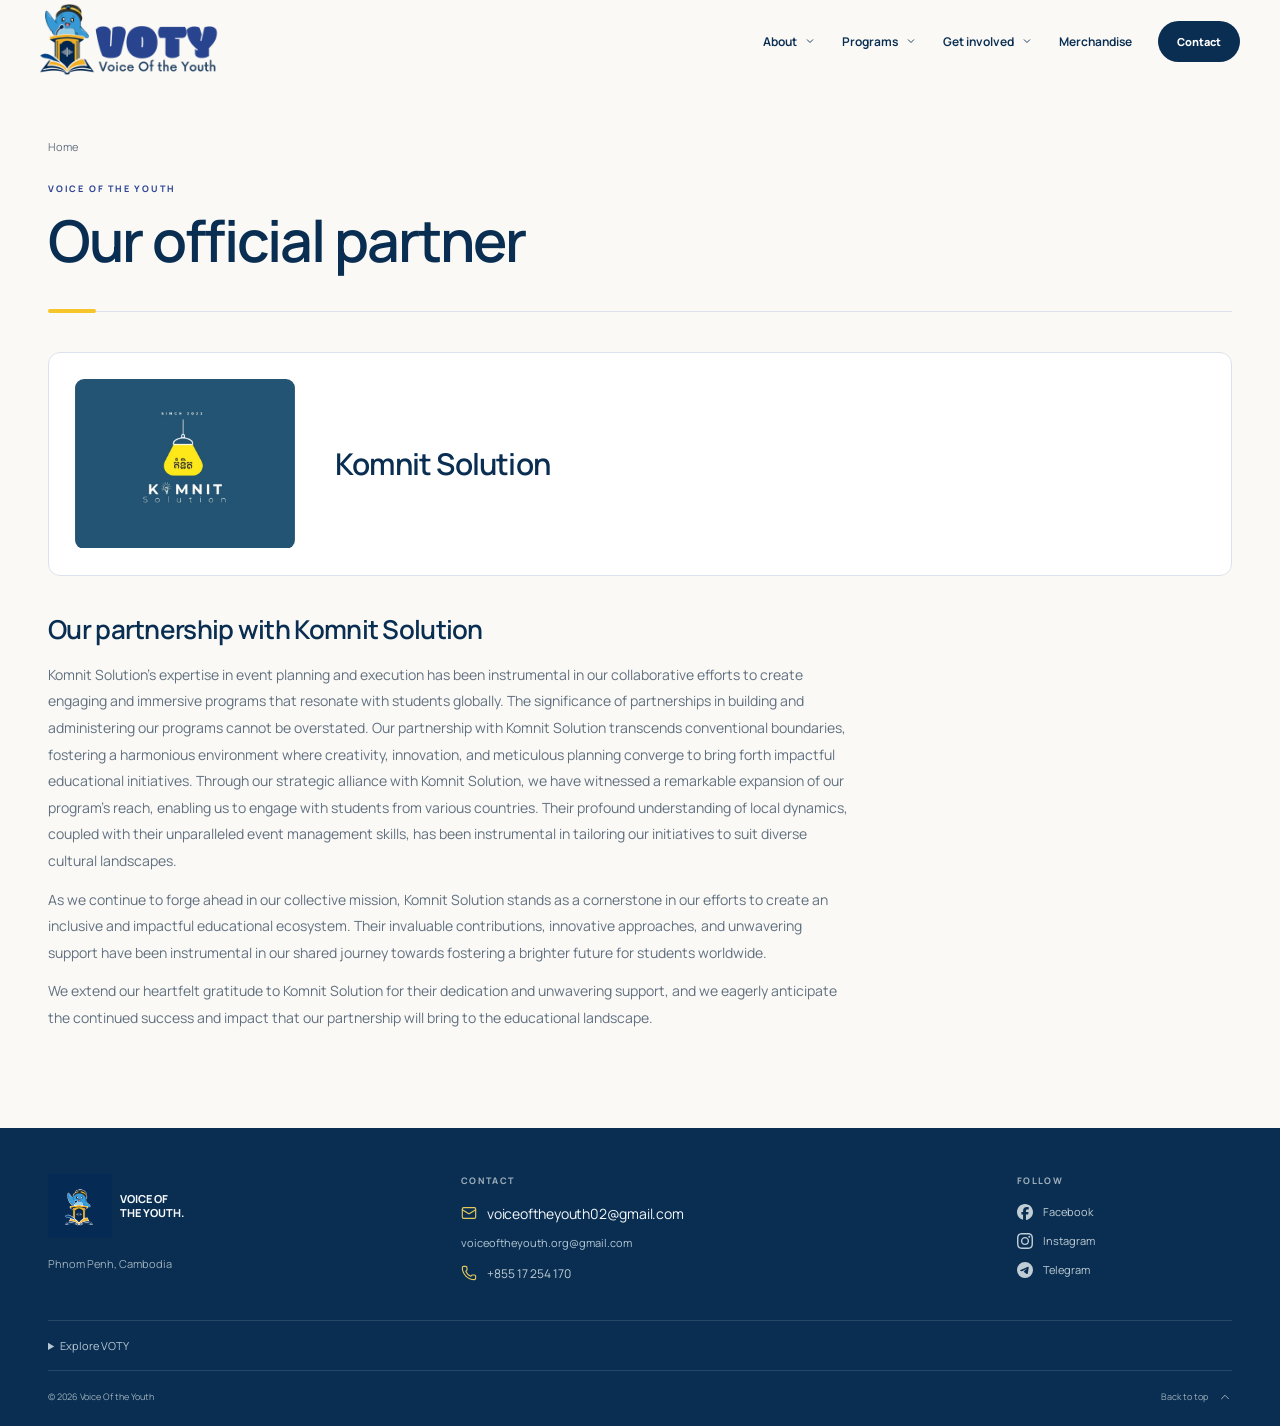
<file: partner.html>
<!DOCTYPE html>

<html lang="en"><head><meta charset="utf-8"/><meta content="width=device-width,initial-scale=1" name="viewport"/><meta content="#092e52" name="theme-color"/><link href="assets/voty-mascot.png" rel="icon"/><link href="styles.css" rel="stylesheet"/><script defer="" src="script.js"></script><title>Our official partner — Voice Of the Youth</title></head><body class="page-partner"><a class="skip" href="#main">Skip to content</a><header class="header site-header"><a aria-label="Voice Of the Youth home" class="brand wordmark" href="index.html#"><img alt="VOTY — Voice Of the Youth" height="1600" src="assets/voty-wordmark.png" width="1600"/></a><button aria-controls="navigation" aria-expanded="false" class="menu-toggle">Menu <svg aria-hidden="true" class="icon ui-icon" fill="none" focusable="false" height="18" stroke="currentColor" stroke-linecap="round" stroke-linejoin="round" stroke-width="2" viewbox="0 0 24 24" width="18" xmlns="http://www.w3.org/2000/svg">
<path d="M4 5h16"></path>
<path d="M4 12h16"></path>
<path d="M4 19h16"></path>
</svg></button><nav aria-label="Main navigation" id="navigation"><details class="nav-group" name="header-navigation"><summary>About <svg aria-hidden="true" class="icon nav-chevron" fill="none" height="12" stroke="currentColor" stroke-width="1.8" viewbox="0 0 24 24" width="12"><path d="m6 9 6 6 6-6"></path></svg></summary><div class="nav-dropdown"><a href="about.html">About VOTY</a><a href="team.html">Our team</a><a href="history.html">Our history</a></div></details><details class="nav-group" name="header-navigation"><summary>Programs <svg aria-hidden="true" class="icon nav-chevron" fill="none" height="12" stroke="currentColor" stroke-width="1.8" viewbox="0 0 24 24" width="12"><path d="m6 9 6 6 6-6"></path></svg></summary><div class="nav-dropdown"><a href="index.html#programs">All programs</a><a href="tutoring.html">Tutoring</a><a href="upcoming-programs.html">Upcoming programs</a></div></details><details class="nav-group" name="header-navigation"><summary>Get involved <svg aria-hidden="true" class="icon nav-chevron" fill="none" height="12" stroke="currentColor" stroke-width="1.8" viewbox="0 0 24 24" width="12"><path d="m6 9 6 6 6-6"></path></svg></summary><div class="nav-dropdown"><a href="get-involved.html">Ways to get involved</a><a href="volunteer.html">Volunteer with VOTY</a><a href="sponsor.html">Become a sponsor</a><a href="partner.html">Our official partner</a></div></details><a class="nav-direct" href="merchandise.html">Merchandise</a><a class="button button-small" href="index.html#contact">Contact</a></nav></header><main class="subpage wrap" id="main"><div class="page-heading"><a class="breadcrumb" href="index.html">Home</a><span class="page-kicker">VOICE OF THE YOUTH</span><h1>Our official partner</h1></div><section class="partner-brand"><img alt="" class="source-photo" loading="lazy" src="assets/original/get-involved--voty-official-partner-0.jpg"/><p>Komnit Solution</p></section><section class="content-section partner-story"><h2>Our partnership with Komnit Solution</h2><p>Komnit Solution's expertise in event planning and execution has been instrumental in our collaborative efforts to create engaging and immersive programs that resonate with students globally. The significance of partnerships in building and administering our programs cannot be overstated. Our partnership with Komnit Solution transcends conventional boundaries, fostering a harmonious environment where creativity, innovation, and meticulous planning converge to bring forth impactful educational initiatives. Through our strategic alliance with Komnit Solution, we have witnessed a remarkable expansion of our program's reach, enabling us to engage with students from various countries. Their profound understanding of local dynamics, coupled with their unparalleled event management skills, has been instrumental in tailoring our initiatives to suit diverse cultural landscapes.</p><p>As we continue to forge ahead in our collective mission, Komnit Solution stands as a cornerstone in our efforts to create an inclusive and impactful educational ecosystem. Their invaluable contributions, innovative approaches, and unwavering support have been instrumental in our shared journey towards fostering a brighter future for students worldwide.</p><p>We extend our heartfelt gratitude to Komnit Solution for their dedication and unwavering support, and we eagerly anticipate the continued success and impact that our partnership will bring to the educational landscape.</p></section></main><footer id="contact"><div class="wrap footer-main"><div class="footer-identity"><a class="brand" href="index.html#"><img alt="" height="48" src="assets/voty-mascot.png" width="48"/><span>VOICE OF<br/>THE YOUTH.</span></a><p>Phnom Penh, Cambodia</p></div><div class="footer-contact"><span class="section-label">CONTACT</span><a class="footer-email" href="mailto:voiceoftheyouth02@gmail.com"><svg aria-hidden="true" class="icon ui-icon" fill="none" focusable="false" height="18" stroke="currentColor" stroke-linecap="round" stroke-linejoin="round" stroke-width="2" viewbox="0 0 24 24" width="18" xmlns="http://www.w3.org/2000/svg">
<path d="m22 7-8.991 5.727a2 2 0 0 1-2.009 0L2 7"></path>
<rect height="16" rx="2" width="20" x="2" y="4"></rect>
</svg>voiceoftheyouth02@gmail.com </a><a class="footer-secondary-email" href="mailto:voiceoftheyouth.org@gmail.com">voiceoftheyouth.org@gmail.com</a><a class="footer-phone" href="tel:+85517254170"><svg aria-hidden="true" class="icon ui-icon" fill="none" focusable="false" height="18" stroke="currentColor" stroke-linecap="round" stroke-linejoin="round" stroke-width="2" viewbox="0 0 24 24" width="18" xmlns="http://www.w3.org/2000/svg">
<path d="M13.832 16.568a1 1 0 0 0 1.213-.303l.355-.465A2 2 0 0 1 17 15h3a2 2 0 0 1 2 2v3a2 2 0 0 1-2 2A18 18 0 0 1 2 4a2 2 0 0 1 2-2h3a2 2 0 0 1 2 2v3a2 2 0 0 1-.8 1.6l-.468.351a1 1 0 0 0-.292 1.233 14 14 0 0 0 6.392 6.384"></path>
</svg>+855 17 254 170</a></div><div class="footer-social"><span class="section-label">FOLLOW</span><a href="https://www.facebook.com/debatetournamentt" rel="noopener noreferrer" target="_blank"><svg aria-hidden="true" class="icon brand-icon" fill="currentColor" focusable="false" height="18" role="img" viewbox="0 0 24 24" width="18" xmlns="http://www.w3.org/2000/svg"><path d="M9.101 23.691v-7.98H6.627v-3.667h2.474v-1.58c0-4.085 1.848-5.978 5.858-5.978.401 0 .955.042 1.468.103a8.68 8.68 0 0 1 1.141.195v3.325a8.623 8.623 0 0 0-.653-.036 26.805 26.805 0 0 0-.733-.009c-.707 0-1.259.096-1.675.309a1.686 1.686 0 0 0-.679.622c-.258.42-.374.995-.374 1.752v1.297h3.919l-.386 2.103-.287 1.564h-3.246v8.245C19.396 23.238 24 18.179 24 12.044c0-6.627-5.373-12-12-12s-12 5.373-12 12c0 5.628 3.874 10.35 9.101 11.647Z"></path></svg>Facebook</a><a href="https://www.instagram.com/_voiceoftheyouth/" rel="noopener noreferrer" target="_blank"><svg aria-hidden="true" class="icon brand-icon" fill="currentColor" focusable="false" height="18" role="img" viewbox="0 0 24 24" width="18" xmlns="http://www.w3.org/2000/svg"><path d="M7.0301.084c-1.2768.0602-2.1487.264-2.911.5634-.7888.3075-1.4575.72-2.1228 1.3877-.6652.6677-1.075 1.3368-1.3802 2.127-.2954.7638-.4956 1.6365-.552 2.914-.0564 1.2775-.0689 1.6882-.0626 4.947.0062 3.2586.0206 3.6671.0825 4.9473.061 1.2765.264 2.1482.5635 2.9107.308.7889.72 1.4573 1.388 2.1228.6679.6655 1.3365 1.0743 2.1285 1.38.7632.295 1.6361.4961 2.9134.552 1.2773.056 1.6884.069 4.9462.0627 3.2578-.0062 3.668-.0207 4.9478-.0814 1.28-.0607 2.147-.2652 2.9098-.5633.7889-.3086 1.4578-.72 2.1228-1.3881.665-.6682 1.0745-1.3378 1.3795-2.1284.2957-.7632.4966-1.636.552-2.9124.056-1.2809.0692-1.6898.063-4.948-.0063-3.2583-.021-3.6668-.0817-4.9465-.0607-1.2797-.264-2.1487-.5633-2.9117-.3084-.7889-.72-1.4568-1.3876-2.1228C21.2982 1.33 20.628.9208 19.8378.6165 19.074.321 18.2017.1197 16.9244.0645 15.6471.0093 15.236-.005 11.977.0014 8.718.0076 8.31.0215 7.0301.0839m.1402 21.6932c-1.17-.0509-1.8053-.2453-2.2287-.408-.5606-.216-.96-.4771-1.3819-.895-.422-.4178-.6811-.8186-.9-1.378-.1644-.4234-.3624-1.058-.4171-2.228-.0595-1.2645-.072-1.6442-.079-4.848-.007-3.2037.0053-3.583.0607-4.848.05-1.169.2456-1.805.408-2.2282.216-.5613.4762-.96.895-1.3816.4188-.4217.8184-.6814 1.3783-.9003.423-.1651 1.0575-.3614 2.227-.4171 1.2655-.06 1.6447-.072 4.848-.079 3.2033-.007 3.5835.005 4.8495.0608 1.169.0508 1.8053.2445 2.228.408.5608.216.96.4754 1.3816.895.4217.4194.6816.8176.9005 1.3787.1653.4217.3617 1.056.4169 2.2263.0602 1.2655.0739 1.645.0796 4.848.0058 3.203-.0055 3.5834-.061 4.848-.051 1.17-.245 1.8055-.408 2.2294-.216.5604-.4763.96-.8954 1.3814-.419.4215-.8181.6811-1.3783.9-.4224.1649-1.0577.3617-2.2262.4174-1.2656.0595-1.6448.072-4.8493.079-3.2045.007-3.5825-.006-4.848-.0608M16.953 5.5864A1.44 1.44 0 1 0 18.39 4.144a1.44 1.44 0 0 0-1.437 1.4424M5.8385 12.012c.0067 3.4032 2.7706 6.1557 6.173 6.1493 3.4026-.0065 6.157-2.7701 6.1506-6.1733-.0065-3.4032-2.771-6.1565-6.174-6.1498-3.403.0067-6.156 2.771-6.1496 6.1738M8 12.0077a4 4 0 1 1 4.008 3.9921A3.9996 3.9996 0 0 1 8 12.0077"></path></svg>Instagram</a><a href="https://t.me/votyseason3" rel="noopener noreferrer" target="_blank"><svg aria-hidden="true" class="icon brand-icon" fill="currentColor" focusable="false" height="18" role="img" viewbox="0 0 24 24" width="18" xmlns="http://www.w3.org/2000/svg"><path d="M11.944 0A12 12 0 0 0 0 12a12 12 0 0 0 12 12 12 12 0 0 0 12-12A12 12 0 0 0 12 0a12 12 0 0 0-.056 0zm4.962 7.224c.1-.002.321.023.465.14a.506.506 0 0 1 .171.325c.016.093.036.306.02.472-.18 1.898-.962 6.502-1.36 8.627-.168.9-.499 1.201-.82 1.23-.696.065-1.225-.46-1.9-.902-1.056-.693-1.653-1.124-2.678-1.8-1.185-.78-.417-1.21.258-1.91.177-.184 3.247-2.977 3.307-3.23.007-.032.014-.15-.056-.212s-.174-.041-.249-.024c-.106.024-1.793 1.14-5.061 3.345-.48.33-.913.49-1.302.48-.428-.008-1.252-.241-1.865-.44-.752-.245-1.349-.374-1.297-.789.027-.216.325-.437.893-.663 3.498-1.524 5.83-2.529 6.998-3.014 3.332-1.386 4.025-1.627 4.476-1.635z"></path></svg>Telegram</a></div></div><details class="original-pages wrap"><summary>Explore VOTY</summary><nav aria-label="Original VOTY pages" class="original-page-links"><a href="index.html">Home</a><a href="about.html">About Us</a><a href="team.html">Our Team</a><a href="history.html">History</a><a href="get-involved.html">Get Involved</a><a href="tutoring.html">VOTY Tutoring Program</a><a href="upcoming-programs.html">Upcoming Programs</a><a href="volunteer.html">Become A Volunteer</a><a href="sponsor.html">Become A Sponsor</a><a href="partner.html">VOTY Official Partner</a><a href="merchandise.html">VOTY Merchandise</a></nav></details><div class="wrap footer-bottom"><span>© <span id="year">2026</span> Voice Of the Youth</span><a href="#">Back to top<svg aria-hidden="true" class="icon ui-icon" fill="none" focusable="false" height="18" stroke="currentColor" stroke-linecap="round" stroke-linejoin="round" stroke-width="2" viewbox="0 0 24 24" width="18" xmlns="http://www.w3.org/2000/svg">
<path d="m18 15-6-6-6 6"></path>
</svg></a></div></footer></body></html>
</file>
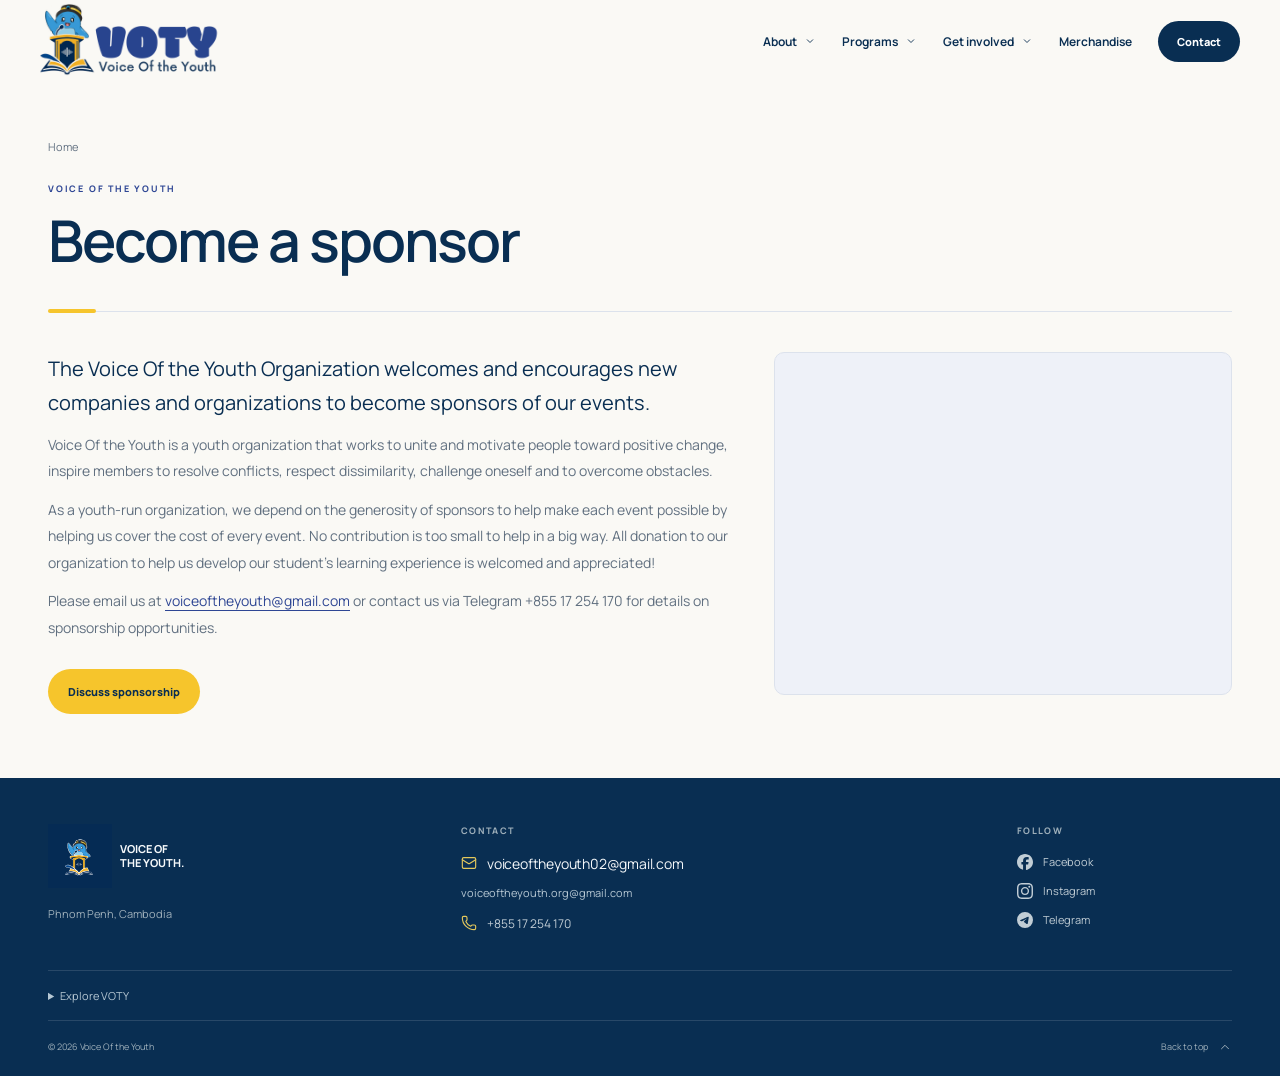
<file: sponsor.html>
<!DOCTYPE html>

<html lang="en"><head><meta charset="utf-8"/><meta content="width=device-width,initial-scale=1" name="viewport"/><meta content="#092e52" name="theme-color"/><link href="assets/voty-mascot.png" rel="icon"/><link href="styles.css" rel="stylesheet"/><script defer="" src="script.js"></script><title>Become a sponsor — Voice Of the Youth</title></head><body class="page-sponsor"><a class="skip" href="#main">Skip to content</a><header class="header site-header"><a aria-label="Voice Of the Youth home" class="brand wordmark" href="index.html#"><img alt="VOTY — Voice Of the Youth" height="1600" src="assets/voty-wordmark.png" width="1600"/></a><button aria-controls="navigation" aria-expanded="false" class="menu-toggle">Menu <svg aria-hidden="true" class="icon ui-icon" fill="none" focusable="false" height="18" stroke="currentColor" stroke-linecap="round" stroke-linejoin="round" stroke-width="2" viewbox="0 0 24 24" width="18" xmlns="http://www.w3.org/2000/svg">
<path d="M4 5h16"></path>
<path d="M4 12h16"></path>
<path d="M4 19h16"></path>
</svg></button><nav aria-label="Main navigation" id="navigation"><details class="nav-group" name="header-navigation"><summary>About <svg aria-hidden="true" class="icon nav-chevron" fill="none" height="12" stroke="currentColor" stroke-width="1.8" viewbox="0 0 24 24" width="12"><path d="m6 9 6 6 6-6"></path></svg></summary><div class="nav-dropdown"><a href="about.html">About VOTY</a><a href="team.html">Our team</a><a href="history.html">Our history</a></div></details><details class="nav-group" name="header-navigation"><summary>Programs <svg aria-hidden="true" class="icon nav-chevron" fill="none" height="12" stroke="currentColor" stroke-width="1.8" viewbox="0 0 24 24" width="12"><path d="m6 9 6 6 6-6"></path></svg></summary><div class="nav-dropdown"><a href="index.html#programs">All programs</a><a href="tutoring.html">Tutoring</a><a href="upcoming-programs.html">Upcoming programs</a></div></details><details class="nav-group" name="header-navigation"><summary>Get involved <svg aria-hidden="true" class="icon nav-chevron" fill="none" height="12" stroke="currentColor" stroke-width="1.8" viewbox="0 0 24 24" width="12"><path d="m6 9 6 6 6-6"></path></svg></summary><div class="nav-dropdown"><a href="get-involved.html">Ways to get involved</a><a href="volunteer.html">Volunteer with VOTY</a><a href="sponsor.html">Become a sponsor</a><a href="partner.html">Our official partner</a></div></details><a class="nav-direct" href="merchandise.html">Merchandise</a><a class="button button-small" href="index.html#contact">Contact</a></nav></header><main class="subpage wrap" id="main"><div class="page-heading"><a class="breadcrumb" href="index.html">Home</a><span class="page-kicker">VOICE OF THE YOUTH</span><h1>Become a sponsor</h1></div><div class="sponsor-layout"><section class="content-section"><p>The Voice Of the Youth Organization welcomes and encourages new companies and organizations to become sponsors of our events. </p><p>Voice Of the Youth is a youth organization that works to unite and motivate people toward positive change, inspire members to resolve conflicts, respect dissimilarity, challenge oneself and to overcome obstacles.  </p><p>As a youth-run organization, we depend on the generosity of sponsors to help make each event possible by helping us cover the cost of every event. No contribution is too small to help in a big way. All donation to our organization to help us develop our student's learning experience is welcomed and appreciated! </p><p>Please email us at <a href="mailto:voiceoftheyouth@gmail.com">voiceoftheyouth@gmail.com</a> or contact us via Telegram +855 17 254 170 for details on sponsorship opportunities.</p><a class="button" href="mailto:voiceoftheyouth@gmail.com?subject=VOTY%20sponsorship">Discuss sponsorship</a></section><section class="content-section"><iframe allow="fullscreen" allowfullscreen="" class="source-video" loading="lazy" src="https://drive.google.com/file/d/1vOhjZ-gO6dxCB4SkzrPLQ8hF7t8He-zL/preview" title="Drive, -7400677822752988167.mp4"></iframe></section></div></main><footer id="contact"><div class="wrap footer-main"><div class="footer-identity"><a class="brand" href="index.html#"><img alt="" height="48" src="assets/voty-mascot.png" width="48"/><span>VOICE OF<br/>THE YOUTH.</span></a><p>Phnom Penh, Cambodia</p></div><div class="footer-contact"><span class="section-label">CONTACT</span><a class="footer-email" href="mailto:voiceoftheyouth02@gmail.com"><svg aria-hidden="true" class="icon ui-icon" fill="none" focusable="false" height="18" stroke="currentColor" stroke-linecap="round" stroke-linejoin="round" stroke-width="2" viewbox="0 0 24 24" width="18" xmlns="http://www.w3.org/2000/svg">
<path d="m22 7-8.991 5.727a2 2 0 0 1-2.009 0L2 7"></path>
<rect height="16" rx="2" width="20" x="2" y="4"></rect>
</svg>voiceoftheyouth02@gmail.com </a><a class="footer-secondary-email" href="mailto:voiceoftheyouth.org@gmail.com">voiceoftheyouth.org@gmail.com</a><a class="footer-phone" href="tel:+85517254170"><svg aria-hidden="true" class="icon ui-icon" fill="none" focusable="false" height="18" stroke="currentColor" stroke-linecap="round" stroke-linejoin="round" stroke-width="2" viewbox="0 0 24 24" width="18" xmlns="http://www.w3.org/2000/svg">
<path d="M13.832 16.568a1 1 0 0 0 1.213-.303l.355-.465A2 2 0 0 1 17 15h3a2 2 0 0 1 2 2v3a2 2 0 0 1-2 2A18 18 0 0 1 2 4a2 2 0 0 1 2-2h3a2 2 0 0 1 2 2v3a2 2 0 0 1-.8 1.6l-.468.351a1 1 0 0 0-.292 1.233 14 14 0 0 0 6.392 6.384"></path>
</svg>+855 17 254 170</a></div><div class="footer-social"><span class="section-label">FOLLOW</span><a href="https://www.facebook.com/debatetournamentt" rel="noopener noreferrer" target="_blank"><svg aria-hidden="true" class="icon brand-icon" fill="currentColor" focusable="false" height="18" role="img" viewbox="0 0 24 24" width="18" xmlns="http://www.w3.org/2000/svg"><path d="M9.101 23.691v-7.98H6.627v-3.667h2.474v-1.58c0-4.085 1.848-5.978 5.858-5.978.401 0 .955.042 1.468.103a8.68 8.68 0 0 1 1.141.195v3.325a8.623 8.623 0 0 0-.653-.036 26.805 26.805 0 0 0-.733-.009c-.707 0-1.259.096-1.675.309a1.686 1.686 0 0 0-.679.622c-.258.42-.374.995-.374 1.752v1.297h3.919l-.386 2.103-.287 1.564h-3.246v8.245C19.396 23.238 24 18.179 24 12.044c0-6.627-5.373-12-12-12s-12 5.373-12 12c0 5.628 3.874 10.35 9.101 11.647Z"></path></svg>Facebook</a><a href="https://www.instagram.com/_voiceoftheyouth/" rel="noopener noreferrer" target="_blank"><svg aria-hidden="true" class="icon brand-icon" fill="currentColor" focusable="false" height="18" role="img" viewbox="0 0 24 24" width="18" xmlns="http://www.w3.org/2000/svg"><path d="M7.0301.084c-1.2768.0602-2.1487.264-2.911.5634-.7888.3075-1.4575.72-2.1228 1.3877-.6652.6677-1.075 1.3368-1.3802 2.127-.2954.7638-.4956 1.6365-.552 2.914-.0564 1.2775-.0689 1.6882-.0626 4.947.0062 3.2586.0206 3.6671.0825 4.9473.061 1.2765.264 2.1482.5635 2.9107.308.7889.72 1.4573 1.388 2.1228.6679.6655 1.3365 1.0743 2.1285 1.38.7632.295 1.6361.4961 2.9134.552 1.2773.056 1.6884.069 4.9462.0627 3.2578-.0062 3.668-.0207 4.9478-.0814 1.28-.0607 2.147-.2652 2.9098-.5633.7889-.3086 1.4578-.72 2.1228-1.3881.665-.6682 1.0745-1.3378 1.3795-2.1284.2957-.7632.4966-1.636.552-2.9124.056-1.2809.0692-1.6898.063-4.948-.0063-3.2583-.021-3.6668-.0817-4.9465-.0607-1.2797-.264-2.1487-.5633-2.9117-.3084-.7889-.72-1.4568-1.3876-2.1228C21.2982 1.33 20.628.9208 19.8378.6165 19.074.321 18.2017.1197 16.9244.0645 15.6471.0093 15.236-.005 11.977.0014 8.718.0076 8.31.0215 7.0301.0839m.1402 21.6932c-1.17-.0509-1.8053-.2453-2.2287-.408-.5606-.216-.96-.4771-1.3819-.895-.422-.4178-.6811-.8186-.9-1.378-.1644-.4234-.3624-1.058-.4171-2.228-.0595-1.2645-.072-1.6442-.079-4.848-.007-3.2037.0053-3.583.0607-4.848.05-1.169.2456-1.805.408-2.2282.216-.5613.4762-.96.895-1.3816.4188-.4217.8184-.6814 1.3783-.9003.423-.1651 1.0575-.3614 2.227-.4171 1.2655-.06 1.6447-.072 4.848-.079 3.2033-.007 3.5835.005 4.8495.0608 1.169.0508 1.8053.2445 2.228.408.5608.216.96.4754 1.3816.895.4217.4194.6816.8176.9005 1.3787.1653.4217.3617 1.056.4169 2.2263.0602 1.2655.0739 1.645.0796 4.848.0058 3.203-.0055 3.5834-.061 4.848-.051 1.17-.245 1.8055-.408 2.2294-.216.5604-.4763.96-.8954 1.3814-.419.4215-.8181.6811-1.3783.9-.4224.1649-1.0577.3617-2.2262.4174-1.2656.0595-1.6448.072-4.8493.079-3.2045.007-3.5825-.006-4.848-.0608M16.953 5.5864A1.44 1.44 0 1 0 18.39 4.144a1.44 1.44 0 0 0-1.437 1.4424M5.8385 12.012c.0067 3.4032 2.7706 6.1557 6.173 6.1493 3.4026-.0065 6.157-2.7701 6.1506-6.1733-.0065-3.4032-2.771-6.1565-6.174-6.1498-3.403.0067-6.156 2.771-6.1496 6.1738M8 12.0077a4 4 0 1 1 4.008 3.9921A3.9996 3.9996 0 0 1 8 12.0077"></path></svg>Instagram</a><a href="https://t.me/votyseason3" rel="noopener noreferrer" target="_blank"><svg aria-hidden="true" class="icon brand-icon" fill="currentColor" focusable="false" height="18" role="img" viewbox="0 0 24 24" width="18" xmlns="http://www.w3.org/2000/svg"><path d="M11.944 0A12 12 0 0 0 0 12a12 12 0 0 0 12 12 12 12 0 0 0 12-12A12 12 0 0 0 12 0a12 12 0 0 0-.056 0zm4.962 7.224c.1-.002.321.023.465.14a.506.506 0 0 1 .171.325c.016.093.036.306.02.472-.18 1.898-.962 6.502-1.36 8.627-.168.9-.499 1.201-.82 1.23-.696.065-1.225-.46-1.9-.902-1.056-.693-1.653-1.124-2.678-1.8-1.185-.78-.417-1.21.258-1.91.177-.184 3.247-2.977 3.307-3.23.007-.032.014-.15-.056-.212s-.174-.041-.249-.024c-.106.024-1.793 1.14-5.061 3.345-.48.33-.913.49-1.302.48-.428-.008-1.252-.241-1.865-.44-.752-.245-1.349-.374-1.297-.789.027-.216.325-.437.893-.663 3.498-1.524 5.83-2.529 6.998-3.014 3.332-1.386 4.025-1.627 4.476-1.635z"></path></svg>Telegram</a></div></div><details class="original-pages wrap"><summary>Explore VOTY</summary><nav aria-label="Original VOTY pages" class="original-page-links"><a href="index.html">Home</a><a href="about.html">About Us</a><a href="team.html">Our Team</a><a href="history.html">History</a><a href="get-involved.html">Get Involved</a><a href="tutoring.html">VOTY Tutoring Program</a><a href="upcoming-programs.html">Upcoming Programs</a><a href="volunteer.html">Become A Volunteer</a><a href="sponsor.html">Become A Sponsor</a><a href="partner.html">VOTY Official Partner</a><a href="merchandise.html">VOTY Merchandise</a></nav></details><div class="wrap footer-bottom"><span>© <span id="year">2026</span> Voice Of the Youth</span><a href="#">Back to top<svg aria-hidden="true" class="icon ui-icon" fill="none" focusable="false" height="18" stroke="currentColor" stroke-linecap="round" stroke-linejoin="round" stroke-width="2" viewbox="0 0 24 24" width="18" xmlns="http://www.w3.org/2000/svg">
<path d="m18 15-6-6-6 6"></path>
</svg></a></div></footer></body></html>
</file>
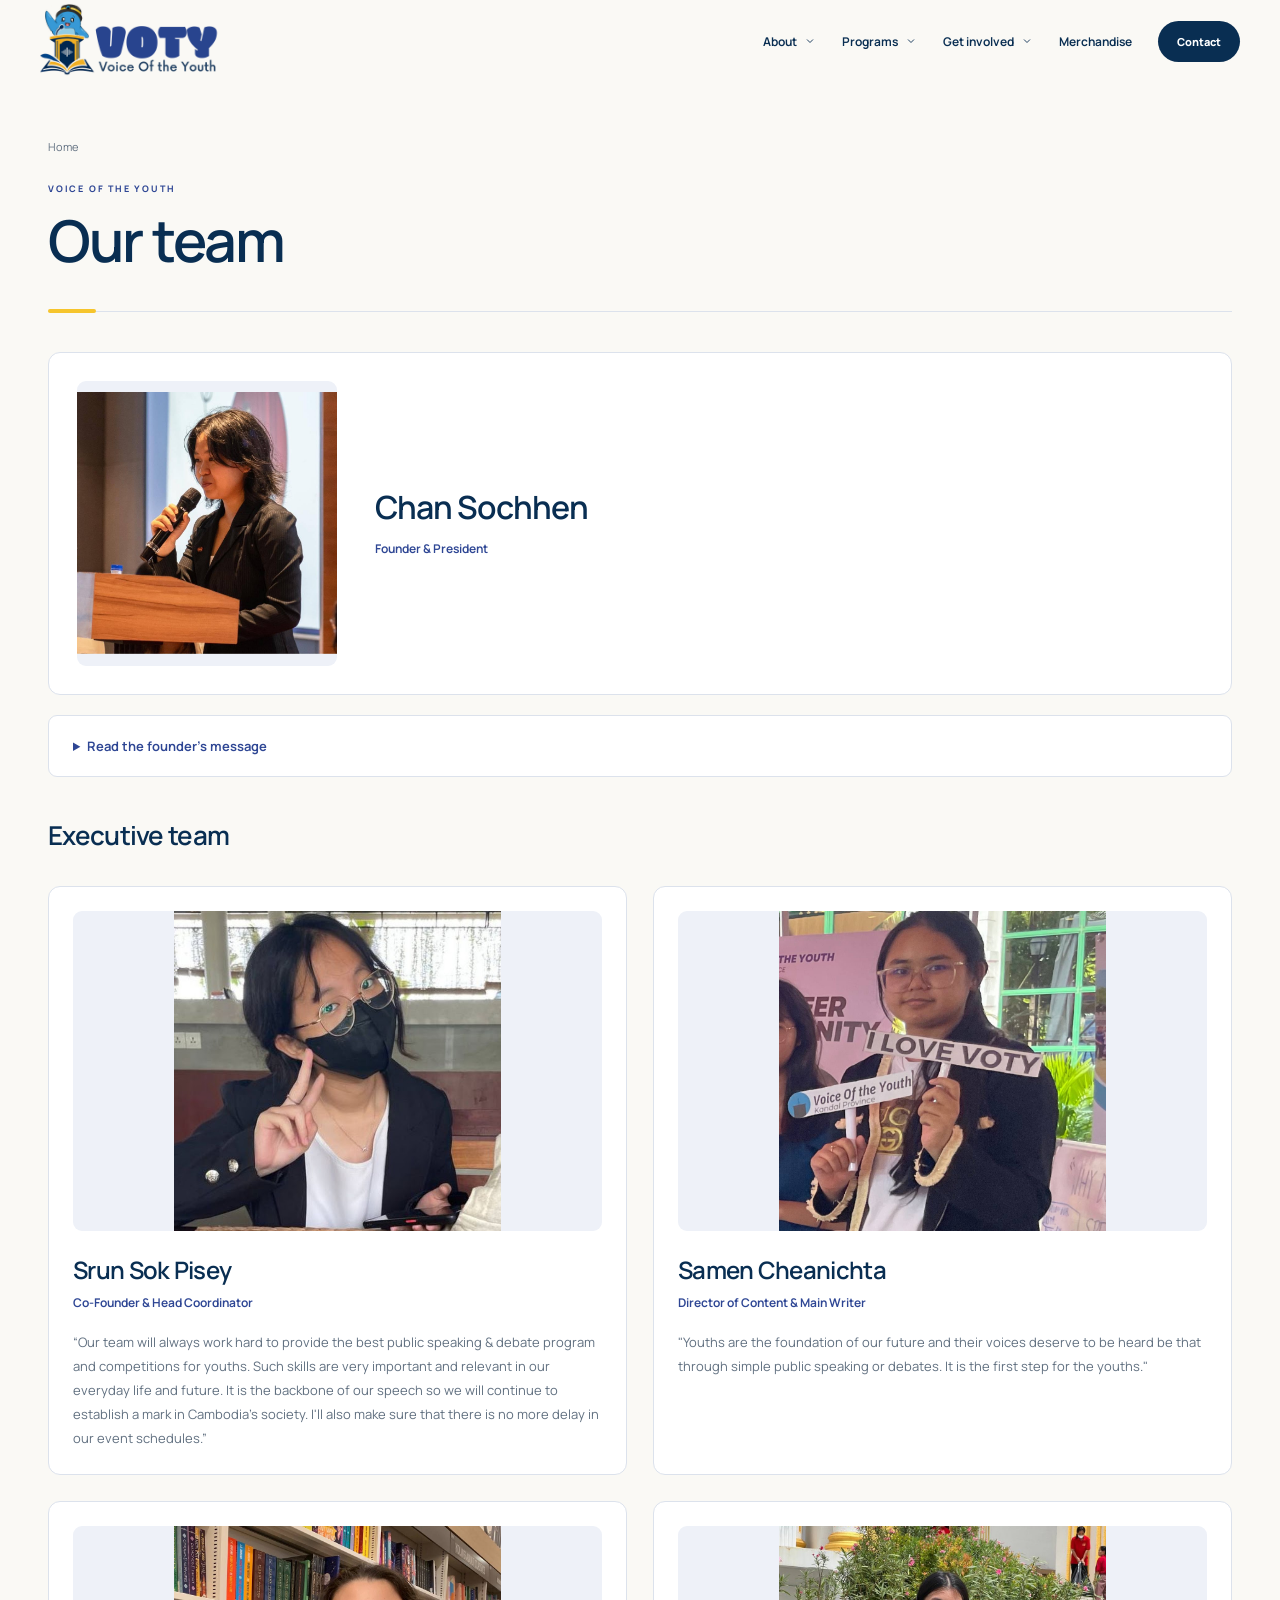
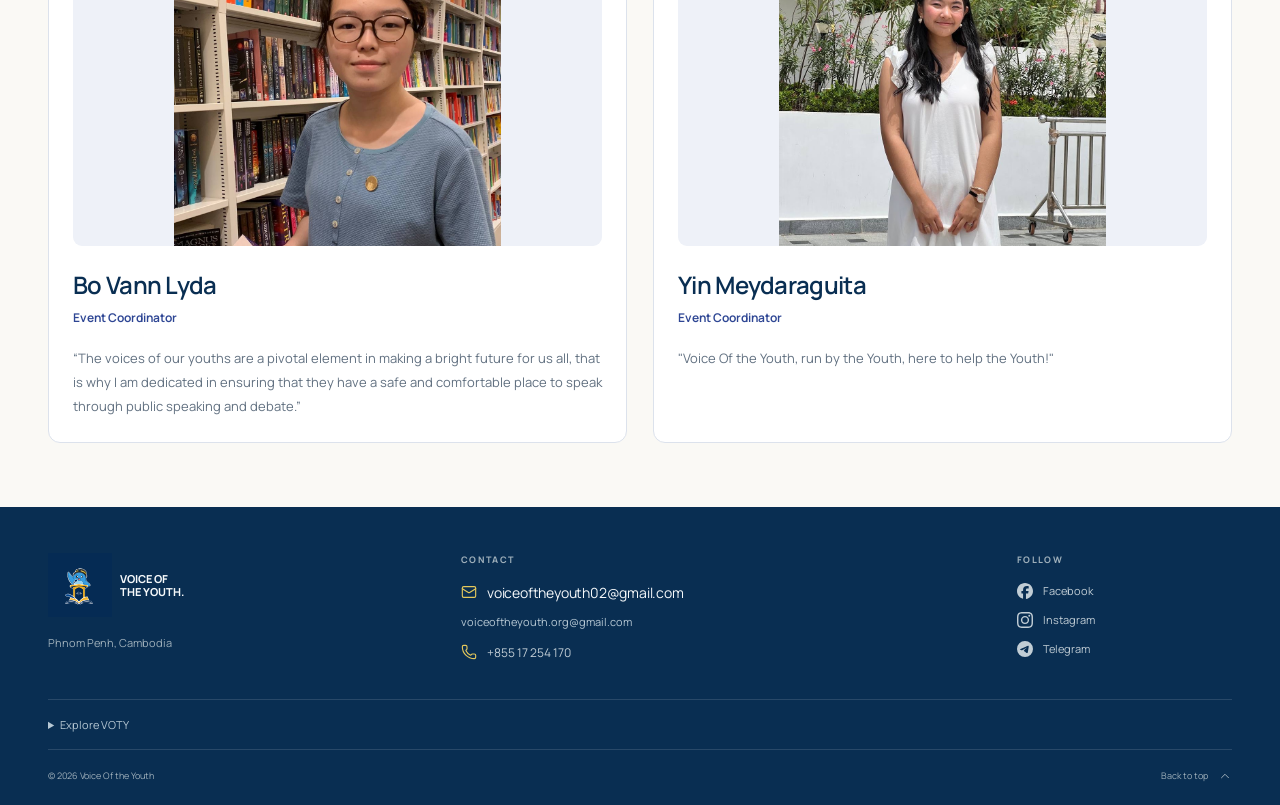
<file: team.html>
<!DOCTYPE html>

<html lang="en"><head><meta charset="utf-8"/><meta content="width=device-width,initial-scale=1" name="viewport"/><meta content="#092e52" name="theme-color"/><link href="assets/voty-mascot.png" rel="icon"/><link href="styles.css" rel="stylesheet"/><script defer="" src="script.js"></script><title>Our team — Voice Of the Youth</title></head><body class="page-team"><a class="skip" href="#main">Skip to content</a><header class="header site-header"><a aria-label="Voice Of the Youth home" class="brand wordmark" href="index.html#"><img alt="VOTY — Voice Of the Youth" height="1600" src="assets/voty-wordmark.png" width="1600"/></a><button aria-controls="navigation" aria-expanded="false" class="menu-toggle">Menu <svg aria-hidden="true" class="icon ui-icon" fill="none" focusable="false" height="18" stroke="currentColor" stroke-linecap="round" stroke-linejoin="round" stroke-width="2" viewbox="0 0 24 24" width="18" xmlns="http://www.w3.org/2000/svg">
<path d="M4 5h16"></path>
<path d="M4 12h16"></path>
<path d="M4 19h16"></path>
</svg></button><nav aria-label="Main navigation" id="navigation"><details class="nav-group" name="header-navigation"><summary>About <svg aria-hidden="true" class="icon nav-chevron" fill="none" height="12" stroke="currentColor" stroke-width="1.8" viewbox="0 0 24 24" width="12"><path d="m6 9 6 6 6-6"></path></svg></summary><div class="nav-dropdown"><a href="about.html">About VOTY</a><a href="team.html">Our team</a><a href="history.html">Our history</a></div></details><details class="nav-group" name="header-navigation"><summary>Programs <svg aria-hidden="true" class="icon nav-chevron" fill="none" height="12" stroke="currentColor" stroke-width="1.8" viewbox="0 0 24 24" width="12"><path d="m6 9 6 6 6-6"></path></svg></summary><div class="nav-dropdown"><a href="index.html#programs">All programs</a><a href="tutoring.html">Tutoring</a><a href="upcoming-programs.html">Upcoming programs</a></div></details><details class="nav-group" name="header-navigation"><summary>Get involved <svg aria-hidden="true" class="icon nav-chevron" fill="none" height="12" stroke="currentColor" stroke-width="1.8" viewbox="0 0 24 24" width="12"><path d="m6 9 6 6 6-6"></path></svg></summary><div class="nav-dropdown"><a href="get-involved.html">Ways to get involved</a><a href="volunteer.html">Volunteer with VOTY</a><a href="sponsor.html">Become a sponsor</a><a href="partner.html">Our official partner</a></div></details><a class="nav-direct" href="merchandise.html">Merchandise</a><a class="button button-small" href="index.html#contact">Contact</a></nav></header><main class="subpage wrap" id="main"><div class="page-heading"><a class="breadcrumb" href="index.html">Home</a><span class="page-kicker">VOICE OF THE YOUTH</span><h1>Our team</h1></div><section class="founder-profile"><img alt="Chan Sochhen (Ms.) - Founder &amp; President" class="source-photo" loading="lazy" src="assets/original/about-us--our-team-0.jpg"/><h2>Chan Sochhen</h2><p class="profile-role">Founder &amp; President</p></section><details class="founder-message"><summary>Read the founder’s message</summary><h2>Remarks from the Founder </h2><p>I am thrilled to extend my warmest greetings to each and every one of you. As the founder of this incredible organization, it brings me immense joy to share our story with you.</p><p>At the tender age of 15, fueled by passion and driven by a vision, I embarked on a journey to create a platform that would amplify the voices of the youth. The path was anything but easy. Challenges seemed insurmountable, obstacles daunting, but our determination never wavered.</p><p>Today, standing here and looking back at the arduous yet fulfilling journey, I can proudly say that we've created something extraordinary. Voice Of the Youth stands tall as a beacon of empowerment, a sanctuary for those passionate about debate and public speaking.</p><p>Throughout our voyage, we've witnessed the transformative power of dialogue and eloquence. We've seen young minds blossom, their confidence soar, and their voices resonate in rooms where they once felt unheard.</p><p>The impact we've made, the lives we've touched - it's a testament to the resilience and dedication of our vibrant community. Together, we've not only honed our speaking skills but also fostered a culture of respect, understanding, and empathy.</p><p>As we continue on this remarkable journey, I invite you all to be a part of this incredible movement. Join us in championing the art of debate and public speaking, in empowering the voices that yearn to be heard, and in shaping a future where every opinion matters.</p><p>Thank you for being here, thank you for believing in our cause, and thank you for being a part of Voice Of the Youth. Together, let's amplify the voices that will change the world.</p></details><section class="content-section"><h2 class="section-title">Executive team</h2></section><div class="team-grid"><article class="team-profile"><img alt="Srun Sok Pisey (Ms.) - Co-Founder &amp; Head Coordinator" class="source-photo" loading="lazy" src="assets/original/about-us--our-team-1.jpg"/><h2>Srun Sok Pisey</h2><p class="profile-role">Co-Founder &amp; Head Coordinator</p><p>“Our team will always work hard to provide the best public speaking &amp; debate program and competitions for youths. Such skills are very important and relevant in our everyday life and future. It is the backbone of our speech so we will continue to establish a mark in Cambodia's society. I'll also make sure that there is no more delay in our event schedules.”</p></article><article class="team-profile"><img alt="Samen Cheanichta (Ms.) - Director of Content &amp; Main Writer" class="source-photo" loading="lazy" src="assets/original/about-us--our-team-2.jpg"/><h2>Samen Cheanichta</h2><p class="profile-role">Director of Content &amp; Main Writer</p><p>"Youths are the foundation of our future and their voices deserve to be heard be that through simple public speaking or debates. It is the first step for the youths."</p></article><article class="team-profile"><img alt="Bo Vann Lyda (Ms.) - Event Coordinator" class="source-photo" loading="lazy" src="assets/original/about-us--our-team-3.jpg"/><h2>Bo Vann Lyda</h2><p class="profile-role">Event Coordinator</p><p>“The voices of our youths are a pivotal element in making a bright future for us all, that is why I am dedicated in ensuring that they have a safe and comfortable place to speak through public speaking and debate.”</p></article><article class="team-profile"><img alt="Yin Meydaraguita (Ms.) - Event Coordinator" class="source-photo" loading="lazy" src="assets/original/about-us--our-team-4.jpg"/><h2>Yin Meydaraguita</h2><p class="profile-role">Event Coordinator</p><p>"Voice Of the Youth, run by the Youth, here to help the Youth!"</p></article></div></main><footer id="contact"><div class="wrap footer-main"><div class="footer-identity"><a class="brand" href="index.html#"><img alt="" height="48" src="assets/voty-mascot.png" width="48"/><span>VOICE OF<br/>THE YOUTH.</span></a><p>Phnom Penh, Cambodia</p></div><div class="footer-contact"><span class="section-label">CONTACT</span><a class="footer-email" href="mailto:voiceoftheyouth02@gmail.com"><svg aria-hidden="true" class="icon ui-icon" fill="none" focusable="false" height="18" stroke="currentColor" stroke-linecap="round" stroke-linejoin="round" stroke-width="2" viewbox="0 0 24 24" width="18" xmlns="http://www.w3.org/2000/svg">
<path d="m22 7-8.991 5.727a2 2 0 0 1-2.009 0L2 7"></path>
<rect height="16" rx="2" width="20" x="2" y="4"></rect>
</svg>voiceoftheyouth02@gmail.com </a><a class="footer-secondary-email" href="mailto:voiceoftheyouth.org@gmail.com">voiceoftheyouth.org@gmail.com</a><a class="footer-phone" href="tel:+85517254170"><svg aria-hidden="true" class="icon ui-icon" fill="none" focusable="false" height="18" stroke="currentColor" stroke-linecap="round" stroke-linejoin="round" stroke-width="2" viewbox="0 0 24 24" width="18" xmlns="http://www.w3.org/2000/svg">
<path d="M13.832 16.568a1 1 0 0 0 1.213-.303l.355-.465A2 2 0 0 1 17 15h3a2 2 0 0 1 2 2v3a2 2 0 0 1-2 2A18 18 0 0 1 2 4a2 2 0 0 1 2-2h3a2 2 0 0 1 2 2v3a2 2 0 0 1-.8 1.6l-.468.351a1 1 0 0 0-.292 1.233 14 14 0 0 0 6.392 6.384"></path>
</svg>+855 17 254 170</a></div><div class="footer-social"><span class="section-label">FOLLOW</span><a href="https://www.facebook.com/debatetournamentt" rel="noopener noreferrer" target="_blank"><svg aria-hidden="true" class="icon brand-icon" fill="currentColor" focusable="false" height="18" role="img" viewbox="0 0 24 24" width="18" xmlns="http://www.w3.org/2000/svg"><path d="M9.101 23.691v-7.98H6.627v-3.667h2.474v-1.58c0-4.085 1.848-5.978 5.858-5.978.401 0 .955.042 1.468.103a8.68 8.68 0 0 1 1.141.195v3.325a8.623 8.623 0 0 0-.653-.036 26.805 26.805 0 0 0-.733-.009c-.707 0-1.259.096-1.675.309a1.686 1.686 0 0 0-.679.622c-.258.42-.374.995-.374 1.752v1.297h3.919l-.386 2.103-.287 1.564h-3.246v8.245C19.396 23.238 24 18.179 24 12.044c0-6.627-5.373-12-12-12s-12 5.373-12 12c0 5.628 3.874 10.35 9.101 11.647Z"></path></svg>Facebook</a><a href="https://www.instagram.com/_voiceoftheyouth/" rel="noopener noreferrer" target="_blank"><svg aria-hidden="true" class="icon brand-icon" fill="currentColor" focusable="false" height="18" role="img" viewbox="0 0 24 24" width="18" xmlns="http://www.w3.org/2000/svg"><path d="M7.0301.084c-1.2768.0602-2.1487.264-2.911.5634-.7888.3075-1.4575.72-2.1228 1.3877-.6652.6677-1.075 1.3368-1.3802 2.127-.2954.7638-.4956 1.6365-.552 2.914-.0564 1.2775-.0689 1.6882-.0626 4.947.0062 3.2586.0206 3.6671.0825 4.9473.061 1.2765.264 2.1482.5635 2.9107.308.7889.72 1.4573 1.388 2.1228.6679.6655 1.3365 1.0743 2.1285 1.38.7632.295 1.6361.4961 2.9134.552 1.2773.056 1.6884.069 4.9462.0627 3.2578-.0062 3.668-.0207 4.9478-.0814 1.28-.0607 2.147-.2652 2.9098-.5633.7889-.3086 1.4578-.72 2.1228-1.3881.665-.6682 1.0745-1.3378 1.3795-2.1284.2957-.7632.4966-1.636.552-2.9124.056-1.2809.0692-1.6898.063-4.948-.0063-3.2583-.021-3.6668-.0817-4.9465-.0607-1.2797-.264-2.1487-.5633-2.9117-.3084-.7889-.72-1.4568-1.3876-2.1228C21.2982 1.33 20.628.9208 19.8378.6165 19.074.321 18.2017.1197 16.9244.0645 15.6471.0093 15.236-.005 11.977.0014 8.718.0076 8.31.0215 7.0301.0839m.1402 21.6932c-1.17-.0509-1.8053-.2453-2.2287-.408-.5606-.216-.96-.4771-1.3819-.895-.422-.4178-.6811-.8186-.9-1.378-.1644-.4234-.3624-1.058-.4171-2.228-.0595-1.2645-.072-1.6442-.079-4.848-.007-3.2037.0053-3.583.0607-4.848.05-1.169.2456-1.805.408-2.2282.216-.5613.4762-.96.895-1.3816.4188-.4217.8184-.6814 1.3783-.9003.423-.1651 1.0575-.3614 2.227-.4171 1.2655-.06 1.6447-.072 4.848-.079 3.2033-.007 3.5835.005 4.8495.0608 1.169.0508 1.8053.2445 2.228.408.5608.216.96.4754 1.3816.895.4217.4194.6816.8176.9005 1.3787.1653.4217.3617 1.056.4169 2.2263.0602 1.2655.0739 1.645.0796 4.848.0058 3.203-.0055 3.5834-.061 4.848-.051 1.17-.245 1.8055-.408 2.2294-.216.5604-.4763.96-.8954 1.3814-.419.4215-.8181.6811-1.3783.9-.4224.1649-1.0577.3617-2.2262.4174-1.2656.0595-1.6448.072-4.8493.079-3.2045.007-3.5825-.006-4.848-.0608M16.953 5.5864A1.44 1.44 0 1 0 18.39 4.144a1.44 1.44 0 0 0-1.437 1.4424M5.8385 12.012c.0067 3.4032 2.7706 6.1557 6.173 6.1493 3.4026-.0065 6.157-2.7701 6.1506-6.1733-.0065-3.4032-2.771-6.1565-6.174-6.1498-3.403.0067-6.156 2.771-6.1496 6.1738M8 12.0077a4 4 0 1 1 4.008 3.9921A3.9996 3.9996 0 0 1 8 12.0077"></path></svg>Instagram</a><a href="https://t.me/votyseason3" rel="noopener noreferrer" target="_blank"><svg aria-hidden="true" class="icon brand-icon" fill="currentColor" focusable="false" height="18" role="img" viewbox="0 0 24 24" width="18" xmlns="http://www.w3.org/2000/svg"><path d="M11.944 0A12 12 0 0 0 0 12a12 12 0 0 0 12 12 12 12 0 0 0 12-12A12 12 0 0 0 12 0a12 12 0 0 0-.056 0zm4.962 7.224c.1-.002.321.023.465.14a.506.506 0 0 1 .171.325c.016.093.036.306.02.472-.18 1.898-.962 6.502-1.36 8.627-.168.9-.499 1.201-.82 1.23-.696.065-1.225-.46-1.9-.902-1.056-.693-1.653-1.124-2.678-1.8-1.185-.78-.417-1.21.258-1.91.177-.184 3.247-2.977 3.307-3.23.007-.032.014-.15-.056-.212s-.174-.041-.249-.024c-.106.024-1.793 1.14-5.061 3.345-.48.33-.913.49-1.302.48-.428-.008-1.252-.241-1.865-.44-.752-.245-1.349-.374-1.297-.789.027-.216.325-.437.893-.663 3.498-1.524 5.83-2.529 6.998-3.014 3.332-1.386 4.025-1.627 4.476-1.635z"></path></svg>Telegram</a></div></div><details class="original-pages wrap"><summary>Explore VOTY</summary><nav aria-label="Original VOTY pages" class="original-page-links"><a href="index.html">Home</a><a href="about.html">About Us</a><a href="team.html">Our Team</a><a href="history.html">History</a><a href="get-involved.html">Get Involved</a><a href="tutoring.html">VOTY Tutoring Program</a><a href="upcoming-programs.html">Upcoming Programs</a><a href="volunteer.html">Become A Volunteer</a><a href="sponsor.html">Become A Sponsor</a><a href="partner.html">VOTY Official Partner</a><a href="merchandise.html">VOTY Merchandise</a></nav></details><div class="wrap footer-bottom"><span>© <span id="year">2026</span> Voice Of the Youth</span><a href="#">Back to top<svg aria-hidden="true" class="icon ui-icon" fill="none" focusable="false" height="18" stroke="currentColor" stroke-linecap="round" stroke-linejoin="round" stroke-width="2" viewbox="0 0 24 24" width="18" xmlns="http://www.w3.org/2000/svg">
<path d="m18 15-6-6-6 6"></path>
</svg></a></div></footer></body></html>
</file>
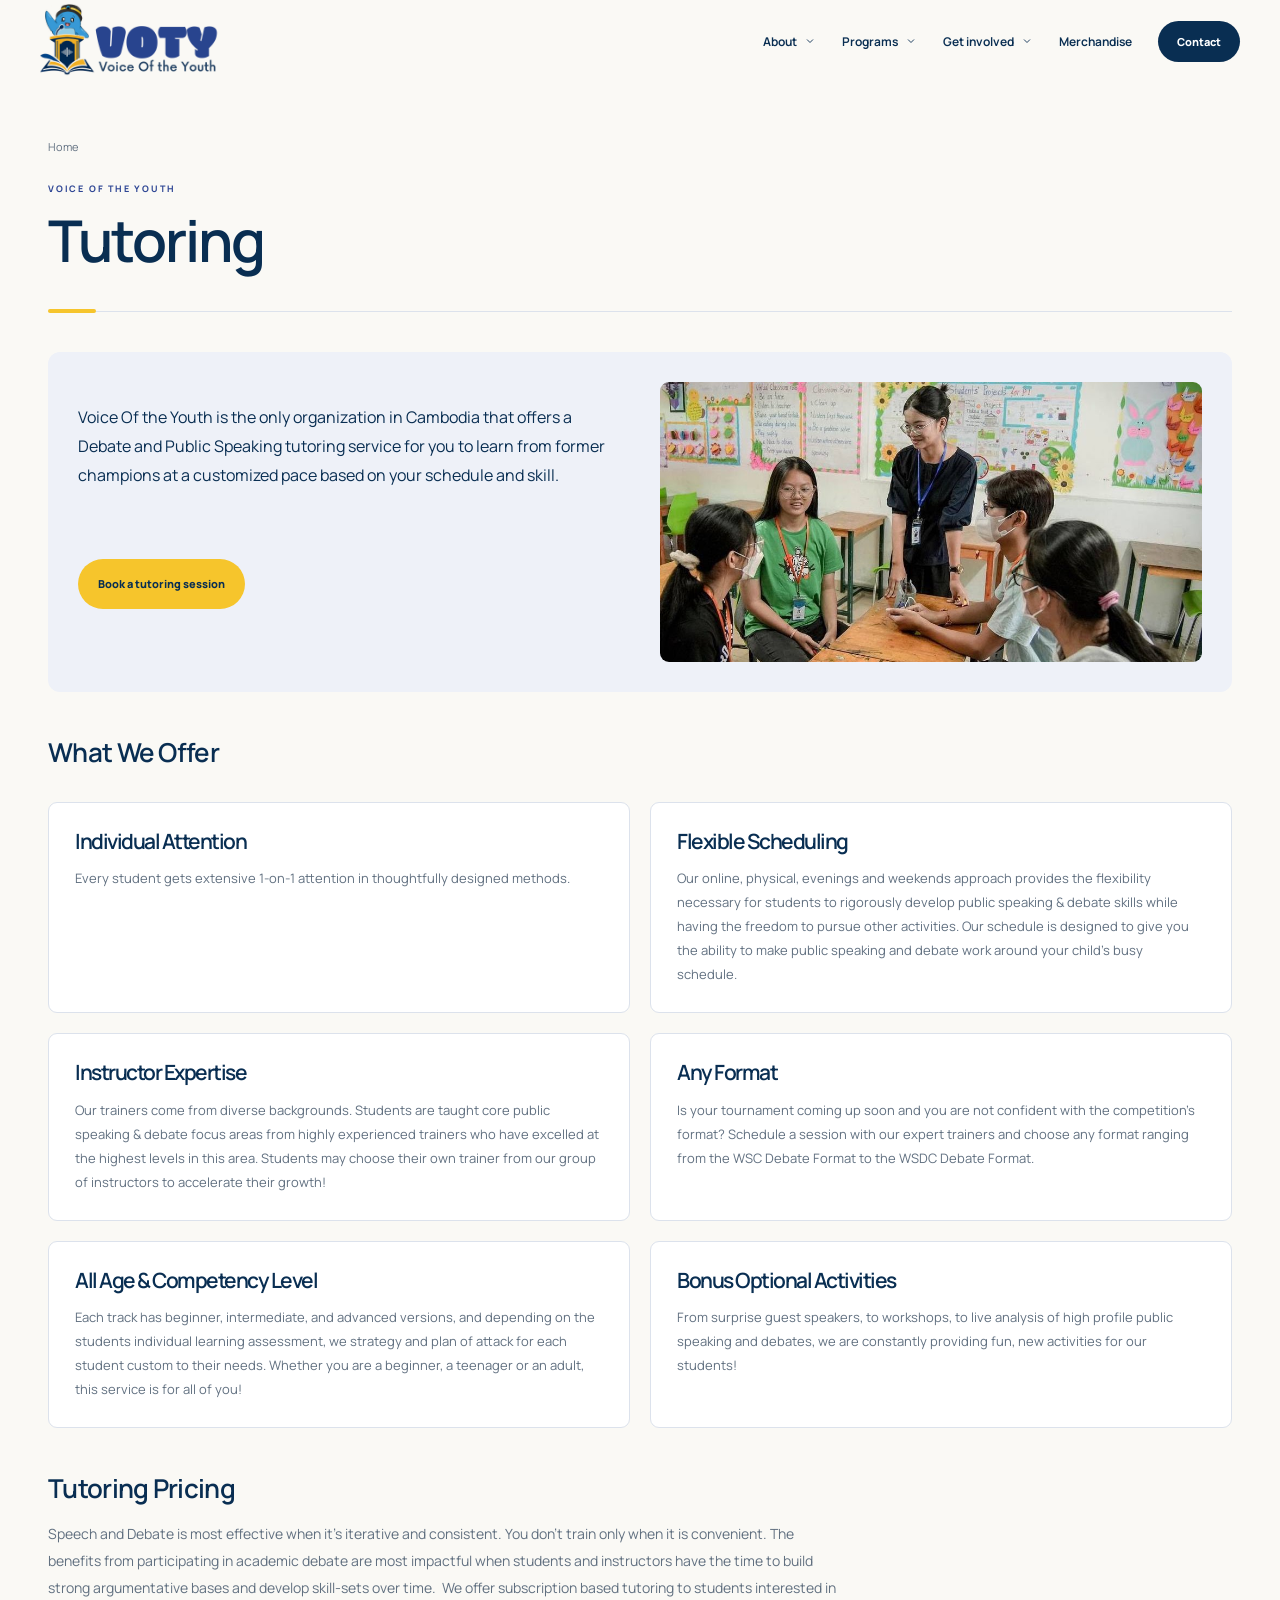
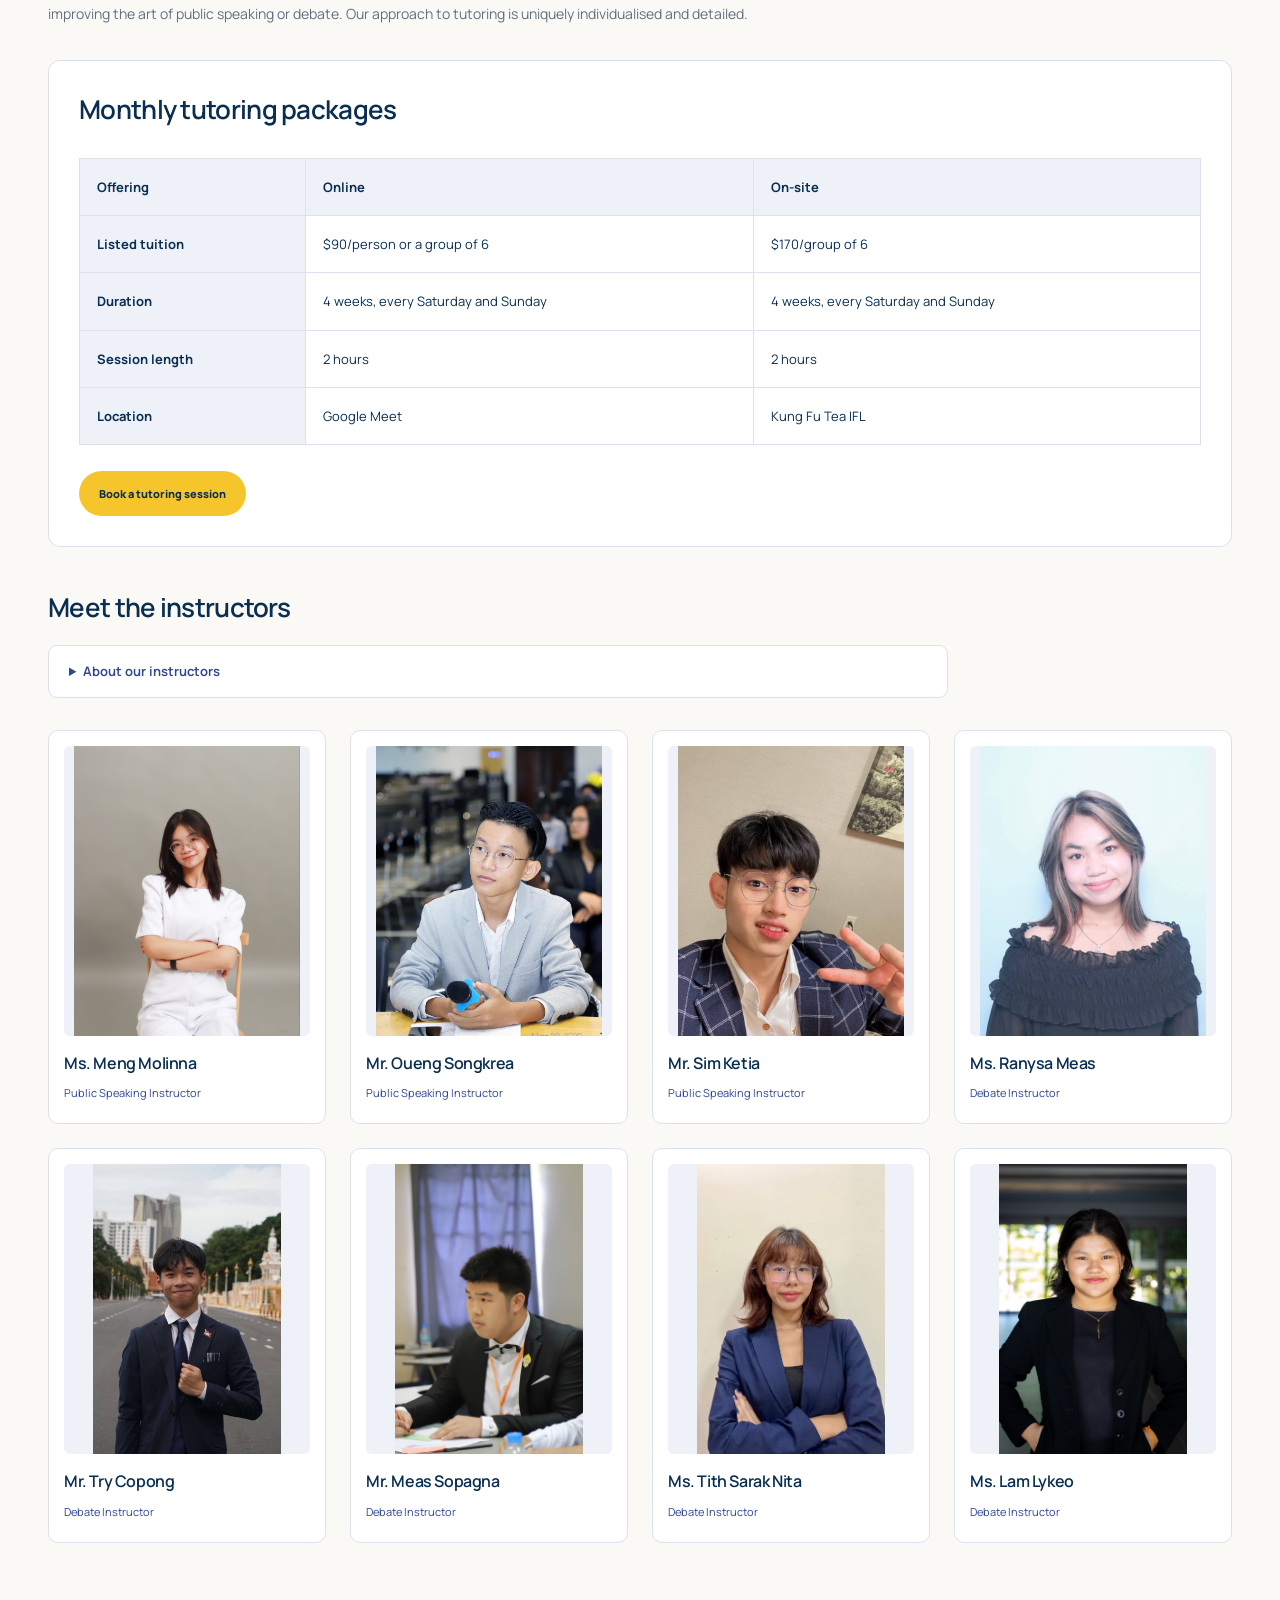
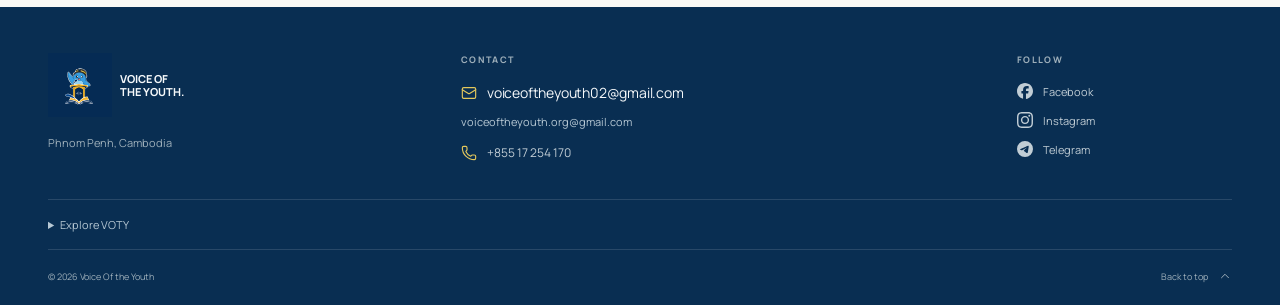
<file: tutoring.html>
<!DOCTYPE html>

<html lang="en"><head><meta charset="utf-8"/><meta content="width=device-width,initial-scale=1" name="viewport"/><meta content="#092e52" name="theme-color"/><link href="assets/voty-mascot.png" rel="icon"/><link href="styles.css" rel="stylesheet"/><script defer="" src="script.js"></script><title>Tutoring — Voice Of the Youth</title></head><body class="page-tutoring"><a class="skip" href="#main">Skip to content</a><header class="header site-header"><a aria-label="Voice Of the Youth home" class="brand wordmark" href="index.html#"><img alt="VOTY — Voice Of the Youth" height="1600" src="assets/voty-wordmark.png" width="1600"/></a><button aria-controls="navigation" aria-expanded="false" class="menu-toggle">Menu <svg aria-hidden="true" class="icon ui-icon" fill="none" focusable="false" height="18" stroke="currentColor" stroke-linecap="round" stroke-linejoin="round" stroke-width="2" viewbox="0 0 24 24" width="18" xmlns="http://www.w3.org/2000/svg">
<path d="M4 5h16"></path>
<path d="M4 12h16"></path>
<path d="M4 19h16"></path>
</svg></button><nav aria-label="Main navigation" id="navigation"><details class="nav-group" name="header-navigation"><summary>About <svg aria-hidden="true" class="icon nav-chevron" fill="none" height="12" stroke="currentColor" stroke-width="1.8" viewbox="0 0 24 24" width="12"><path d="m6 9 6 6 6-6"></path></svg></summary><div class="nav-dropdown"><a href="about.html">About VOTY</a><a href="team.html">Our team</a><a href="history.html">Our history</a></div></details><details class="nav-group" name="header-navigation"><summary>Programs <svg aria-hidden="true" class="icon nav-chevron" fill="none" height="12" stroke="currentColor" stroke-width="1.8" viewbox="0 0 24 24" width="12"><path d="m6 9 6 6 6-6"></path></svg></summary><div class="nav-dropdown"><a href="index.html#programs">All programs</a><a href="tutoring.html">Tutoring</a><a href="upcoming-programs.html">Upcoming programs</a></div></details><details class="nav-group" name="header-navigation"><summary>Get involved <svg aria-hidden="true" class="icon nav-chevron" fill="none" height="12" stroke="currentColor" stroke-width="1.8" viewbox="0 0 24 24" width="12"><path d="m6 9 6 6 6-6"></path></svg></summary><div class="nav-dropdown"><a href="get-involved.html">Ways to get involved</a><a href="volunteer.html">Volunteer with VOTY</a><a href="sponsor.html">Become a sponsor</a><a href="partner.html">Our official partner</a></div></details><a class="nav-direct" href="merchandise.html">Merchandise</a><a class="button button-small" href="index.html#contact">Contact</a></nav></header><main class="subpage wrap" id="main"><div class="page-heading"><a class="breadcrumb" href="index.html">Home</a><span class="page-kicker">VOICE OF THE YOUTH</span><h1>Tutoring</h1></div><section class="tutoring-intro"><p>Voice Of the Youth is the only organization in Cambodia that offers a Debate and Public Speaking tutoring service for you to learn from former champions at a customized pace based on your schedule and skill.</p><p><a class="button source-action" href="https://docs.google.com/forms/d/e/1FAIpQLScOQoF-sJWc4kuCsZpN6FMmInMjxQWyBnhVeMbPhk__c7i6Dg/viewform?usp=sf_link" rel="noopener noreferrer" target="_blank">Book a tutoring session</a></p><img alt="" class="source-photo" loading="lazy" src="assets/original/get-involved--voty-tutoring-program-0.jpg"/></section><section class="content-section"><h2>What We Offer </h2></section><div class="tutoring-features"><article class="feature-card"><h2>Individual Attention</h2><p>Every student gets extensive 1-on-1 attention in thoughtfully designed methods.</p></article><article class="feature-card"><h2>Flexible Scheduling</h2><p>Our online, physical, evenings and weekends approach provides the flexibility necessary for students to rigorously develop public speaking &amp; debate skills while having the freedom to pursue other activities. Our schedule is designed to give you the ability to make public speaking and debate work around your child's busy schedule.</p></article><article class="feature-card"><h2>Instructor Expertise</h2><p>Our trainers come from diverse backgrounds. Students are taught core public speaking &amp; debate focus areas from highly experienced trainers who have excelled at the highest levels in this area. Students may choose their own trainer from our group of instructors to accelerate their growth! </p></article><article class="feature-card"><h2>Any Format</h2><p>Is your tournament coming up soon and you are not confident with the competition’s format? Schedule a session with our expert trainers and choose any format ranging from the WSC Debate Format to the WSDC Debate Format. </p></article><article class="feature-card"><h2>All Age &amp; Competency Level</h2><p>Each track has beginner, intermediate, and advanced versions, and depending on the students individual learning assessment, we strategy and plan of attack for each student custom to their needs. Whether you are a beginner, a teenager or an adult, this service is for all of you! </p></article><article class="feature-card"><h2>Bonus Optional Activities </h2><p>From surprise guest speakers, to workshops, to live analysis of high profile public speaking and debates, we are constantly providing fun, new activities for our students! </p></article></div><section class="content-section"><h2>Tutoring Pricing</h2><p>Speech and Debate is most effective when it’s iterative and consistent. You don’t train only when it is convenient. The benefits from participating in academic debate are most impactful when students and instructors have the time to build strong argumentative bases and develop skill-sets over time.  We offer subscription based tutoring to students interested in improving the art of public speaking or debate. Our approach to tutoring is uniquely individualised and detailed. </p></section><section class="content-section pricing-panel"><h2>Monthly tutoring packages</h2><div class="pricing-wrap"><table class="pricing-table"><thead><tr><th scope="col">Offering</th><th scope="col">Online</th><th scope="col">On-site</th></tr></thead><tbody><tr><th scope="row">Listed tuition</th><td>$90/person or a group of 6</td><td>$170/group of 6</td></tr><tr><th scope="row">Duration</th><td>4 weeks, every Saturday and Sunday</td><td>4 weeks, every Saturday and Sunday</td></tr><tr><th scope="row">Session length</th><td>2 hours</td><td>2 hours</td></tr><tr><th scope="row">Location</th><td>Google Meet</td><td>Kung Fu Tea IFL</td></tr></tbody></table></div><a class="button" href="https://docs.google.com/forms/d/e/1FAIpQLScOQoF-sJWc4kuCsZpN6FMmInMjxQWyBnhVeMbPhk__c7i6Dg/viewform?usp=sf_link" rel="noopener noreferrer" target="_blank">Book a tutoring session</a></section><section class="content-section"><h2>Meet the instructors</h2><details class="instructor-details"><summary>About our instructors</summary><p>Voice Of the Youth is proud to have highly accomplished tutoring instructors. Our trainers have championed every major regular season and postseason national championship around the world and represent a collection of the most successful debaters in history. You can pick specific instructors to work with, subject to availability. All our available instructors are listed below along with their current experience level. Click on any instructors to read their bio and background. </p></details></section><section class="source-gallery instructor-grid"><article class="source-gallery-card"><img alt="Ms. Meng Molinna" class="source-photo" loading="lazy" src="assets/original/get-involved--voty-tutoring-program-2.jpg"/><h2>Ms. Meng Molinna</h2><p><a class="instructor-profile" href="https://drive.google.com/file/d/1rAjMoxNLaxFo9Ks8Yxpqr3feB3Dvmqih/view?usp=drivesdk">Public Speaking Instructor</a></p></article><article class="source-gallery-card"><img alt="Mr. Oueng Songkrea" class="source-photo" loading="lazy" src="assets/original/get-involved--voty-tutoring-program-3.jpg"/><h2>Mr. Oueng Songkrea</h2><p><a class="instructor-profile" href="https://drive.google.com/file/d/1hUBoj-BVPESC8MJmKPqmzLMyeD5kuwSZ/view?usp=drivesdk">Public Speaking Instructor</a></p></article><article class="source-gallery-card"><img alt="Mr. Sim Ketia" class="source-photo" loading="lazy" src="assets/original/get-involved--voty-tutoring-program-4.jpg"/><h2>Mr. Sim Ketia</h2><p><a class="instructor-profile" href="https://drive.google.com/file/d/13e2INXEv-LB63iGcbrXcjjvo9uK74uB3/view?usp=drivesdk">Public Speaking Instructor</a></p></article><article class="source-gallery-card"><img alt="Ms. Ranysa Meas" class="source-photo" loading="lazy" src="assets/original/get-involved--voty-tutoring-program-5.jpg"/><h2>Ms. Ranysa Meas</h2><p><a class="instructor-profile" href="https://drive.google.com/file/d/1vslTGnQ0VrT9isumyK4yAQpO-d8l4iUG/view?usp=drivesdk">Debate Instructor</a> </p></article><article class="source-gallery-card"><img alt="Mr. Try Copong" class="source-photo" loading="lazy" src="assets/original/get-involved--voty-tutoring-program-6.jpg"/><h2>Mr. Try Copong</h2><p><a class="instructor-profile" href="https://drive.google.com/file/d/17_1dkHAU1kPonTENpWoV89TCm67kFAXs/view?usp=drivesdk">Debate Instructor</a></p></article><article class="source-gallery-card"><img alt="Mr. Meas Sopagna" class="source-photo" loading="lazy" src="assets/original/get-involved--voty-tutoring-program-7.jpg"/><h2>Mr. Meas Sopagna</h2><p><a class="instructor-profile" href="https://drive.google.com/file/d/1HPFlmx0BUoqcEQMc8j4ZMM0p3K_SWAyz/view?usp=drivesdk">Debate Instructor</a></p></article><article class="source-gallery-card"><img alt="Ms. Tith Sarak Nita" class="source-photo" loading="lazy" src="assets/original/get-involved--voty-tutoring-program-8.jpg"/><h2>Ms. Tith Sarak Nita</h2><p><a class="instructor-profile" href="https://drive.google.com/file/d/1zrs7DuO5vciNNslUgTdRvltFrhl9D60F/view?usp=drivesdk">Debate Instructor</a></p></article><article class="source-gallery-card"><img alt="Ms. Lam Lykeo" class="source-photo" loading="lazy" src="assets/original/get-involved--voty-tutoring-program-9.jpg"/><h2>Ms. Lam Lykeo</h2><p><a class="instructor-profile" href="https://drive.google.com/file/d/1jRjBevObgZW4iOWQM6lKmDXB6ZGTVVkJ/view?usp=drivesdk">Debate Instructor</a></p></article></section></main><footer id="contact"><div class="wrap footer-main"><div class="footer-identity"><a class="brand" href="index.html#"><img alt="" height="48" src="assets/voty-mascot.png" width="48"/><span>VOICE OF<br/>THE YOUTH.</span></a><p>Phnom Penh, Cambodia</p></div><div class="footer-contact"><span class="section-label">CONTACT</span><a class="footer-email" href="mailto:voiceoftheyouth02@gmail.com"><svg aria-hidden="true" class="icon ui-icon" fill="none" focusable="false" height="18" stroke="currentColor" stroke-linecap="round" stroke-linejoin="round" stroke-width="2" viewbox="0 0 24 24" width="18" xmlns="http://www.w3.org/2000/svg">
<path d="m22 7-8.991 5.727a2 2 0 0 1-2.009 0L2 7"></path>
<rect height="16" rx="2" width="20" x="2" y="4"></rect>
</svg>voiceoftheyouth02@gmail.com </a><a class="footer-secondary-email" href="mailto:voiceoftheyouth.org@gmail.com">voiceoftheyouth.org@gmail.com</a><a class="footer-phone" href="tel:+85517254170"><svg aria-hidden="true" class="icon ui-icon" fill="none" focusable="false" height="18" stroke="currentColor" stroke-linecap="round" stroke-linejoin="round" stroke-width="2" viewbox="0 0 24 24" width="18" xmlns="http://www.w3.org/2000/svg">
<path d="M13.832 16.568a1 1 0 0 0 1.213-.303l.355-.465A2 2 0 0 1 17 15h3a2 2 0 0 1 2 2v3a2 2 0 0 1-2 2A18 18 0 0 1 2 4a2 2 0 0 1 2-2h3a2 2 0 0 1 2 2v3a2 2 0 0 1-.8 1.6l-.468.351a1 1 0 0 0-.292 1.233 14 14 0 0 0 6.392 6.384"></path>
</svg>+855 17 254 170</a></div><div class="footer-social"><span class="section-label">FOLLOW</span><a href="https://www.facebook.com/debatetournamentt" rel="noopener noreferrer" target="_blank"><svg aria-hidden="true" class="icon brand-icon" fill="currentColor" focusable="false" height="18" role="img" viewbox="0 0 24 24" width="18" xmlns="http://www.w3.org/2000/svg"><path d="M9.101 23.691v-7.98H6.627v-3.667h2.474v-1.58c0-4.085 1.848-5.978 5.858-5.978.401 0 .955.042 1.468.103a8.68 8.68 0 0 1 1.141.195v3.325a8.623 8.623 0 0 0-.653-.036 26.805 26.805 0 0 0-.733-.009c-.707 0-1.259.096-1.675.309a1.686 1.686 0 0 0-.679.622c-.258.42-.374.995-.374 1.752v1.297h3.919l-.386 2.103-.287 1.564h-3.246v8.245C19.396 23.238 24 18.179 24 12.044c0-6.627-5.373-12-12-12s-12 5.373-12 12c0 5.628 3.874 10.35 9.101 11.647Z"></path></svg>Facebook</a><a href="https://www.instagram.com/_voiceoftheyouth/" rel="noopener noreferrer" target="_blank"><svg aria-hidden="true" class="icon brand-icon" fill="currentColor" focusable="false" height="18" role="img" viewbox="0 0 24 24" width="18" xmlns="http://www.w3.org/2000/svg"><path d="M7.0301.084c-1.2768.0602-2.1487.264-2.911.5634-.7888.3075-1.4575.72-2.1228 1.3877-.6652.6677-1.075 1.3368-1.3802 2.127-.2954.7638-.4956 1.6365-.552 2.914-.0564 1.2775-.0689 1.6882-.0626 4.947.0062 3.2586.0206 3.6671.0825 4.9473.061 1.2765.264 2.1482.5635 2.9107.308.7889.72 1.4573 1.388 2.1228.6679.6655 1.3365 1.0743 2.1285 1.38.7632.295 1.6361.4961 2.9134.552 1.2773.056 1.6884.069 4.9462.0627 3.2578-.0062 3.668-.0207 4.9478-.0814 1.28-.0607 2.147-.2652 2.9098-.5633.7889-.3086 1.4578-.72 2.1228-1.3881.665-.6682 1.0745-1.3378 1.3795-2.1284.2957-.7632.4966-1.636.552-2.9124.056-1.2809.0692-1.6898.063-4.948-.0063-3.2583-.021-3.6668-.0817-4.9465-.0607-1.2797-.264-2.1487-.5633-2.9117-.3084-.7889-.72-1.4568-1.3876-2.1228C21.2982 1.33 20.628.9208 19.8378.6165 19.074.321 18.2017.1197 16.9244.0645 15.6471.0093 15.236-.005 11.977.0014 8.718.0076 8.31.0215 7.0301.0839m.1402 21.6932c-1.17-.0509-1.8053-.2453-2.2287-.408-.5606-.216-.96-.4771-1.3819-.895-.422-.4178-.6811-.8186-.9-1.378-.1644-.4234-.3624-1.058-.4171-2.228-.0595-1.2645-.072-1.6442-.079-4.848-.007-3.2037.0053-3.583.0607-4.848.05-1.169.2456-1.805.408-2.2282.216-.5613.4762-.96.895-1.3816.4188-.4217.8184-.6814 1.3783-.9003.423-.1651 1.0575-.3614 2.227-.4171 1.2655-.06 1.6447-.072 4.848-.079 3.2033-.007 3.5835.005 4.8495.0608 1.169.0508 1.8053.2445 2.228.408.5608.216.96.4754 1.3816.895.4217.4194.6816.8176.9005 1.3787.1653.4217.3617 1.056.4169 2.2263.0602 1.2655.0739 1.645.0796 4.848.0058 3.203-.0055 3.5834-.061 4.848-.051 1.17-.245 1.8055-.408 2.2294-.216.5604-.4763.96-.8954 1.3814-.419.4215-.8181.6811-1.3783.9-.4224.1649-1.0577.3617-2.2262.4174-1.2656.0595-1.6448.072-4.8493.079-3.2045.007-3.5825-.006-4.848-.0608M16.953 5.5864A1.44 1.44 0 1 0 18.39 4.144a1.44 1.44 0 0 0-1.437 1.4424M5.8385 12.012c.0067 3.4032 2.7706 6.1557 6.173 6.1493 3.4026-.0065 6.157-2.7701 6.1506-6.1733-.0065-3.4032-2.771-6.1565-6.174-6.1498-3.403.0067-6.156 2.771-6.1496 6.1738M8 12.0077a4 4 0 1 1 4.008 3.9921A3.9996 3.9996 0 0 1 8 12.0077"></path></svg>Instagram</a><a href="https://t.me/votyseason3" rel="noopener noreferrer" target="_blank"><svg aria-hidden="true" class="icon brand-icon" fill="currentColor" focusable="false" height="18" role="img" viewbox="0 0 24 24" width="18" xmlns="http://www.w3.org/2000/svg"><path d="M11.944 0A12 12 0 0 0 0 12a12 12 0 0 0 12 12 12 12 0 0 0 12-12A12 12 0 0 0 12 0a12 12 0 0 0-.056 0zm4.962 7.224c.1-.002.321.023.465.14a.506.506 0 0 1 .171.325c.016.093.036.306.02.472-.18 1.898-.962 6.502-1.36 8.627-.168.9-.499 1.201-.82 1.23-.696.065-1.225-.46-1.9-.902-1.056-.693-1.653-1.124-2.678-1.8-1.185-.78-.417-1.21.258-1.91.177-.184 3.247-2.977 3.307-3.23.007-.032.014-.15-.056-.212s-.174-.041-.249-.024c-.106.024-1.793 1.14-5.061 3.345-.48.33-.913.49-1.302.48-.428-.008-1.252-.241-1.865-.44-.752-.245-1.349-.374-1.297-.789.027-.216.325-.437.893-.663 3.498-1.524 5.83-2.529 6.998-3.014 3.332-1.386 4.025-1.627 4.476-1.635z"></path></svg>Telegram</a></div></div><details class="original-pages wrap"><summary>Explore VOTY</summary><nav aria-label="Original VOTY pages" class="original-page-links"><a href="index.html">Home</a><a href="about.html">About Us</a><a href="team.html">Our Team</a><a href="history.html">History</a><a href="get-involved.html">Get Involved</a><a href="tutoring.html">VOTY Tutoring Program</a><a href="upcoming-programs.html">Upcoming Programs</a><a href="volunteer.html">Become A Volunteer</a><a href="sponsor.html">Become A Sponsor</a><a href="partner.html">VOTY Official Partner</a><a href="merchandise.html">VOTY Merchandise</a></nav></details><div class="wrap footer-bottom"><span>© <span id="year">2026</span> Voice Of the Youth</span><a href="#">Back to top<svg aria-hidden="true" class="icon ui-icon" fill="none" focusable="false" height="18" stroke="currentColor" stroke-linecap="round" stroke-linejoin="round" stroke-width="2" viewbox="0 0 24 24" width="18" xmlns="http://www.w3.org/2000/svg">
<path d="m18 15-6-6-6 6"></path>
</svg></a></div></footer></body></html>
</file>
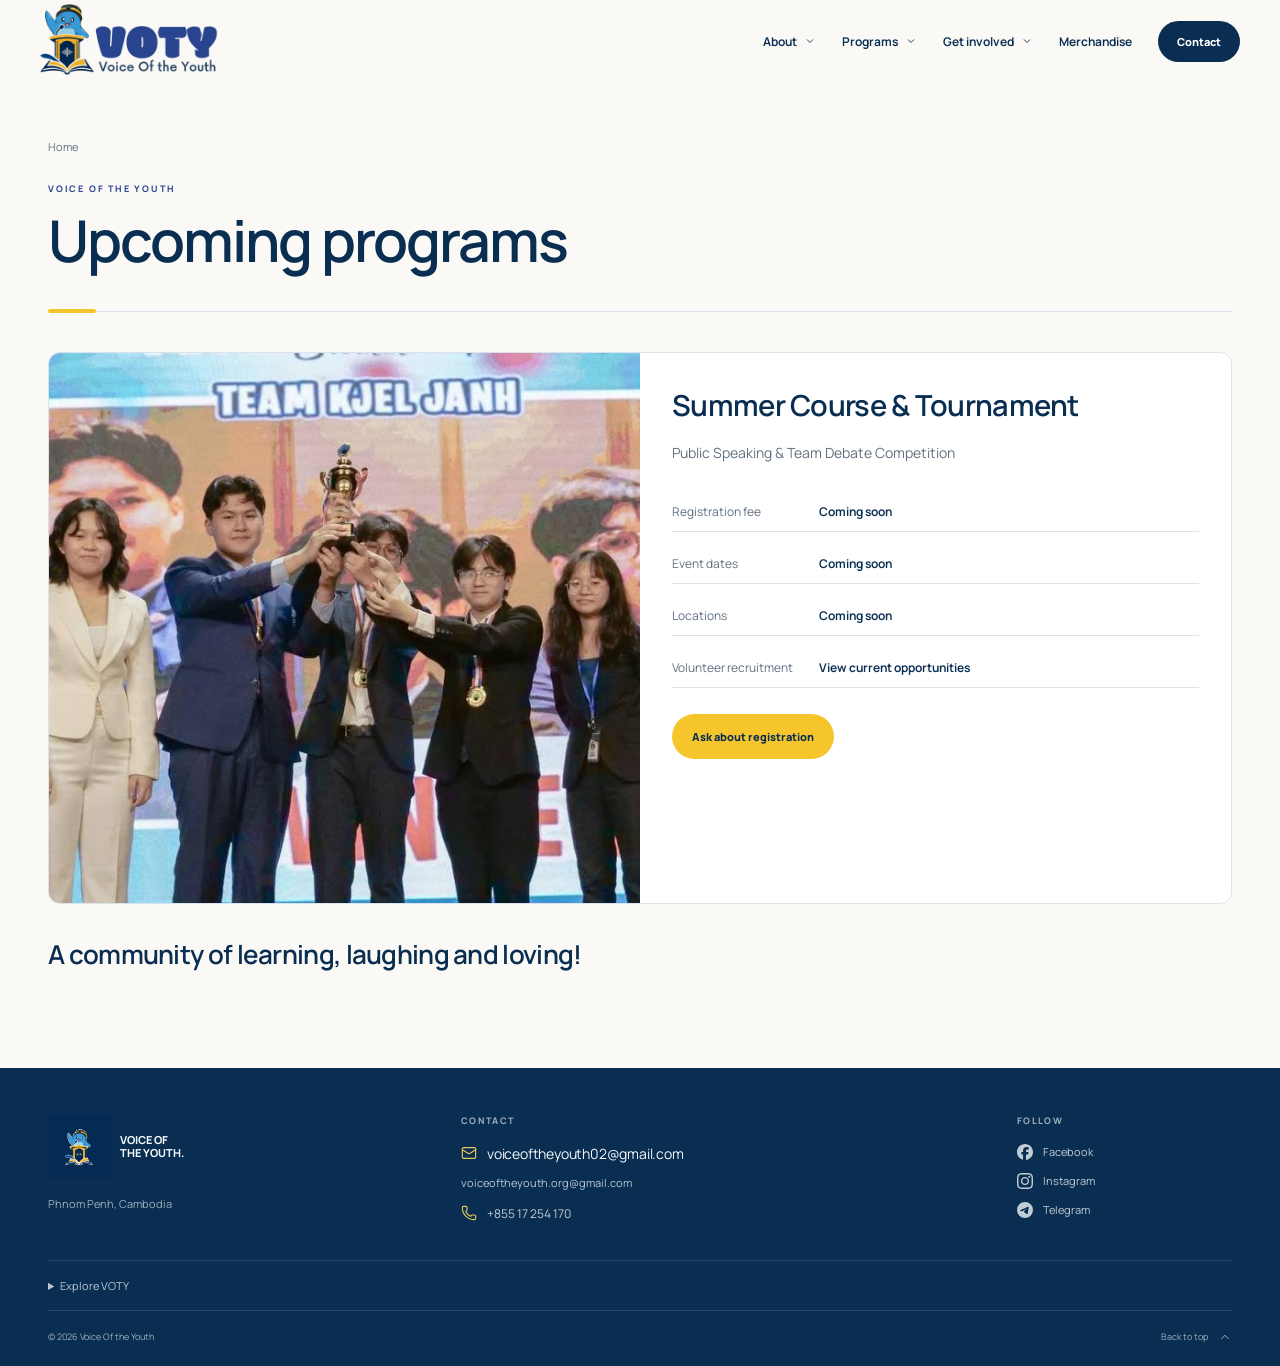
<file: upcoming-programs.html>
<!DOCTYPE html>

<html lang="en"><head><meta charset="utf-8"/><meta content="width=device-width,initial-scale=1" name="viewport"/><meta content="#092e52" name="theme-color"/><link href="assets/voty-mascot.png" rel="icon"/><link href="styles.css" rel="stylesheet"/><script defer="" src="script.js"></script><title>Upcoming programs — Voice Of the Youth</title></head><body class="page-upcoming-programs"><a class="skip" href="#main">Skip to content</a><header class="header site-header"><a aria-label="Voice Of the Youth home" class="brand wordmark" href="index.html#"><img alt="VOTY — Voice Of the Youth" height="1600" src="assets/voty-wordmark.png" width="1600"/></a><button aria-controls="navigation" aria-expanded="false" class="menu-toggle">Menu <svg aria-hidden="true" class="icon ui-icon" fill="none" focusable="false" height="18" stroke="currentColor" stroke-linecap="round" stroke-linejoin="round" stroke-width="2" viewbox="0 0 24 24" width="18" xmlns="http://www.w3.org/2000/svg">
<path d="M4 5h16"></path>
<path d="M4 12h16"></path>
<path d="M4 19h16"></path>
</svg></button><nav aria-label="Main navigation" id="navigation"><details class="nav-group" name="header-navigation"><summary>About <svg aria-hidden="true" class="icon nav-chevron" fill="none" height="12" stroke="currentColor" stroke-width="1.8" viewbox="0 0 24 24" width="12"><path d="m6 9 6 6 6-6"></path></svg></summary><div class="nav-dropdown"><a href="about.html">About VOTY</a><a href="team.html">Our team</a><a href="history.html">Our history</a></div></details><details class="nav-group" name="header-navigation"><summary>Programs <svg aria-hidden="true" class="icon nav-chevron" fill="none" height="12" stroke="currentColor" stroke-width="1.8" viewbox="0 0 24 24" width="12"><path d="m6 9 6 6 6-6"></path></svg></summary><div class="nav-dropdown"><a href="index.html#programs">All programs</a><a href="tutoring.html">Tutoring</a><a href="upcoming-programs.html">Upcoming programs</a></div></details><details class="nav-group" name="header-navigation"><summary>Get involved <svg aria-hidden="true" class="icon nav-chevron" fill="none" height="12" stroke="currentColor" stroke-width="1.8" viewbox="0 0 24 24" width="12"><path d="m6 9 6 6 6-6"></path></svg></summary><div class="nav-dropdown"><a href="get-involved.html">Ways to get involved</a><a href="volunteer.html">Volunteer with VOTY</a><a href="sponsor.html">Become a sponsor</a><a href="partner.html">Our official partner</a></div></details><a class="nav-direct" href="merchandise.html">Merchandise</a><a class="button button-small" href="index.html#contact">Contact</a></nav></header><main class="subpage wrap" id="main"><div class="page-heading"><a class="breadcrumb" href="index.html">Home</a><span class="page-kicker">VOICE OF THE YOUTH</span><h1>Upcoming programs</h1></div><section class="content-section event-panel"><img alt="VOTY Summer Tournament team" class="event-photo" src="assets/tournament.jpg"/><div class="event-info"><h2>Summer Course &amp; Tournament</h2><p>Public Speaking &amp; Team Debate Competition</p><dl class="recruitment-details"><div><dt>Registration fee</dt><dd>Coming soon</dd></div><div><dt>Event dates</dt><dd>Coming soon</dd></div><div><dt>Locations</dt><dd>Coming soon</dd></div><div><dt>Volunteer recruitment</dt><dd><a href="volunteer.html">View current opportunities</a></dd></div></dl><a class="button" href="mailto:voiceoftheyouth02@gmail.com?subject=Upcoming%20programs">Ask about registration</a></div></section><section class="content-section"><h2>A community of learning, laughing and loving!</h2></section></main><footer id="contact"><div class="wrap footer-main"><div class="footer-identity"><a class="brand" href="index.html#"><img alt="" height="48" src="assets/voty-mascot.png" width="48"/><span>VOICE OF<br/>THE YOUTH.</span></a><p>Phnom Penh, Cambodia</p></div><div class="footer-contact"><span class="section-label">CONTACT</span><a class="footer-email" href="mailto:voiceoftheyouth02@gmail.com"><svg aria-hidden="true" class="icon ui-icon" fill="none" focusable="false" height="18" stroke="currentColor" stroke-linecap="round" stroke-linejoin="round" stroke-width="2" viewbox="0 0 24 24" width="18" xmlns="http://www.w3.org/2000/svg">
<path d="m22 7-8.991 5.727a2 2 0 0 1-2.009 0L2 7"></path>
<rect height="16" rx="2" width="20" x="2" y="4"></rect>
</svg>voiceoftheyouth02@gmail.com </a><a class="footer-secondary-email" href="mailto:voiceoftheyouth.org@gmail.com">voiceoftheyouth.org@gmail.com</a><a class="footer-phone" href="tel:+85517254170"><svg aria-hidden="true" class="icon ui-icon" fill="none" focusable="false" height="18" stroke="currentColor" stroke-linecap="round" stroke-linejoin="round" stroke-width="2" viewbox="0 0 24 24" width="18" xmlns="http://www.w3.org/2000/svg">
<path d="M13.832 16.568a1 1 0 0 0 1.213-.303l.355-.465A2 2 0 0 1 17 15h3a2 2 0 0 1 2 2v3a2 2 0 0 1-2 2A18 18 0 0 1 2 4a2 2 0 0 1 2-2h3a2 2 0 0 1 2 2v3a2 2 0 0 1-.8 1.6l-.468.351a1 1 0 0 0-.292 1.233 14 14 0 0 0 6.392 6.384"></path>
</svg>+855 17 254 170</a></div><div class="footer-social"><span class="section-label">FOLLOW</span><a href="https://www.facebook.com/debatetournamentt" rel="noopener noreferrer" target="_blank"><svg aria-hidden="true" class="icon brand-icon" fill="currentColor" focusable="false" height="18" role="img" viewbox="0 0 24 24" width="18" xmlns="http://www.w3.org/2000/svg"><path d="M9.101 23.691v-7.98H6.627v-3.667h2.474v-1.58c0-4.085 1.848-5.978 5.858-5.978.401 0 .955.042 1.468.103a8.68 8.68 0 0 1 1.141.195v3.325a8.623 8.623 0 0 0-.653-.036 26.805 26.805 0 0 0-.733-.009c-.707 0-1.259.096-1.675.309a1.686 1.686 0 0 0-.679.622c-.258.42-.374.995-.374 1.752v1.297h3.919l-.386 2.103-.287 1.564h-3.246v8.245C19.396 23.238 24 18.179 24 12.044c0-6.627-5.373-12-12-12s-12 5.373-12 12c0 5.628 3.874 10.35 9.101 11.647Z"></path></svg>Facebook</a><a href="https://www.instagram.com/_voiceoftheyouth/" rel="noopener noreferrer" target="_blank"><svg aria-hidden="true" class="icon brand-icon" fill="currentColor" focusable="false" height="18" role="img" viewbox="0 0 24 24" width="18" xmlns="http://www.w3.org/2000/svg"><path d="M7.0301.084c-1.2768.0602-2.1487.264-2.911.5634-.7888.3075-1.4575.72-2.1228 1.3877-.6652.6677-1.075 1.3368-1.3802 2.127-.2954.7638-.4956 1.6365-.552 2.914-.0564 1.2775-.0689 1.6882-.0626 4.947.0062 3.2586.0206 3.6671.0825 4.9473.061 1.2765.264 2.1482.5635 2.9107.308.7889.72 1.4573 1.388 2.1228.6679.6655 1.3365 1.0743 2.1285 1.38.7632.295 1.6361.4961 2.9134.552 1.2773.056 1.6884.069 4.9462.0627 3.2578-.0062 3.668-.0207 4.9478-.0814 1.28-.0607 2.147-.2652 2.9098-.5633.7889-.3086 1.4578-.72 2.1228-1.3881.665-.6682 1.0745-1.3378 1.3795-2.1284.2957-.7632.4966-1.636.552-2.9124.056-1.2809.0692-1.6898.063-4.948-.0063-3.2583-.021-3.6668-.0817-4.9465-.0607-1.2797-.264-2.1487-.5633-2.9117-.3084-.7889-.72-1.4568-1.3876-2.1228C21.2982 1.33 20.628.9208 19.8378.6165 19.074.321 18.2017.1197 16.9244.0645 15.6471.0093 15.236-.005 11.977.0014 8.718.0076 8.31.0215 7.0301.0839m.1402 21.6932c-1.17-.0509-1.8053-.2453-2.2287-.408-.5606-.216-.96-.4771-1.3819-.895-.422-.4178-.6811-.8186-.9-1.378-.1644-.4234-.3624-1.058-.4171-2.228-.0595-1.2645-.072-1.6442-.079-4.848-.007-3.2037.0053-3.583.0607-4.848.05-1.169.2456-1.805.408-2.2282.216-.5613.4762-.96.895-1.3816.4188-.4217.8184-.6814 1.3783-.9003.423-.1651 1.0575-.3614 2.227-.4171 1.2655-.06 1.6447-.072 4.848-.079 3.2033-.007 3.5835.005 4.8495.0608 1.169.0508 1.8053.2445 2.228.408.5608.216.96.4754 1.3816.895.4217.4194.6816.8176.9005 1.3787.1653.4217.3617 1.056.4169 2.2263.0602 1.2655.0739 1.645.0796 4.848.0058 3.203-.0055 3.5834-.061 4.848-.051 1.17-.245 1.8055-.408 2.2294-.216.5604-.4763.96-.8954 1.3814-.419.4215-.8181.6811-1.3783.9-.4224.1649-1.0577.3617-2.2262.4174-1.2656.0595-1.6448.072-4.8493.079-3.2045.007-3.5825-.006-4.848-.0608M16.953 5.5864A1.44 1.44 0 1 0 18.39 4.144a1.44 1.44 0 0 0-1.437 1.4424M5.8385 12.012c.0067 3.4032 2.7706 6.1557 6.173 6.1493 3.4026-.0065 6.157-2.7701 6.1506-6.1733-.0065-3.4032-2.771-6.1565-6.174-6.1498-3.403.0067-6.156 2.771-6.1496 6.1738M8 12.0077a4 4 0 1 1 4.008 3.9921A3.9996 3.9996 0 0 1 8 12.0077"></path></svg>Instagram</a><a href="https://t.me/votyseason3" rel="noopener noreferrer" target="_blank"><svg aria-hidden="true" class="icon brand-icon" fill="currentColor" focusable="false" height="18" role="img" viewbox="0 0 24 24" width="18" xmlns="http://www.w3.org/2000/svg"><path d="M11.944 0A12 12 0 0 0 0 12a12 12 0 0 0 12 12 12 12 0 0 0 12-12A12 12 0 0 0 12 0a12 12 0 0 0-.056 0zm4.962 7.224c.1-.002.321.023.465.14a.506.506 0 0 1 .171.325c.016.093.036.306.02.472-.18 1.898-.962 6.502-1.36 8.627-.168.9-.499 1.201-.82 1.23-.696.065-1.225-.46-1.9-.902-1.056-.693-1.653-1.124-2.678-1.8-1.185-.78-.417-1.21.258-1.91.177-.184 3.247-2.977 3.307-3.23.007-.032.014-.15-.056-.212s-.174-.041-.249-.024c-.106.024-1.793 1.14-5.061 3.345-.48.33-.913.49-1.302.48-.428-.008-1.252-.241-1.865-.44-.752-.245-1.349-.374-1.297-.789.027-.216.325-.437.893-.663 3.498-1.524 5.83-2.529 6.998-3.014 3.332-1.386 4.025-1.627 4.476-1.635z"></path></svg>Telegram</a></div></div><details class="original-pages wrap"><summary>Explore VOTY</summary><nav aria-label="Original VOTY pages" class="original-page-links"><a href="index.html">Home</a><a href="about.html">About Us</a><a href="team.html">Our Team</a><a href="history.html">History</a><a href="get-involved.html">Get Involved</a><a href="tutoring.html">VOTY Tutoring Program</a><a href="upcoming-programs.html">Upcoming Programs</a><a href="volunteer.html">Become A Volunteer</a><a href="sponsor.html">Become A Sponsor</a><a href="partner.html">VOTY Official Partner</a><a href="merchandise.html">VOTY Merchandise</a></nav></details><div class="wrap footer-bottom"><span>© <span id="year">2026</span> Voice Of the Youth</span><a href="#">Back to top<svg aria-hidden="true" class="icon ui-icon" fill="none" focusable="false" height="18" stroke="currentColor" stroke-linecap="round" stroke-linejoin="round" stroke-width="2" viewbox="0 0 24 24" width="18" xmlns="http://www.w3.org/2000/svg">
<path d="m18 15-6-6-6 6"></path>
</svg></a></div></footer></body></html>
</file>
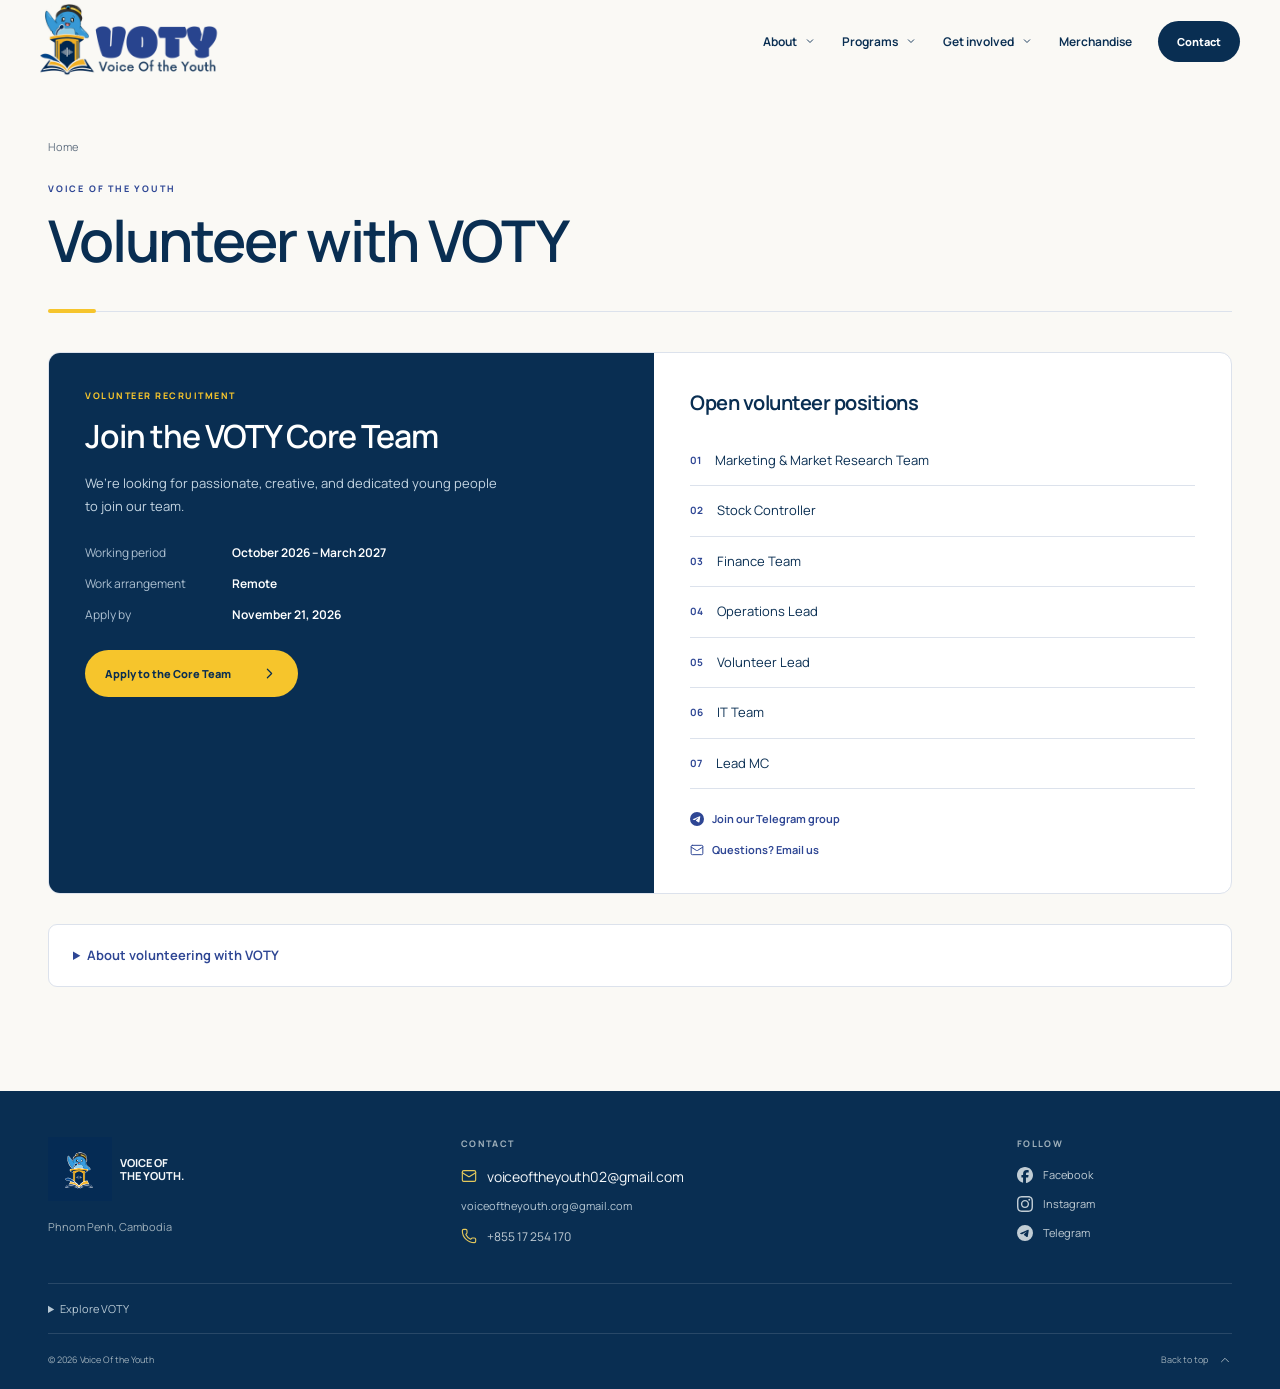
<file: volunteer.html>
<!DOCTYPE html>

<html lang="en"><head><meta charset="utf-8"/><meta content="width=device-width,initial-scale=1" name="viewport"/><meta content="#092e52" name="theme-color"/><link href="assets/voty-mascot.png" rel="icon"/><link href="styles.css" rel="stylesheet"/><script defer="" src="script.js"></script><title>Volunteer with VOTY — Voice Of the Youth</title></head><body class="page-volunteer"><a class="skip" href="#main">Skip to content</a><header class="header site-header"><a aria-label="Voice Of the Youth home" class="brand wordmark" href="index.html#"><img alt="VOTY — Voice Of the Youth" height="1600" src="assets/voty-wordmark.png" width="1600"/></a><button aria-controls="navigation" aria-expanded="false" class="menu-toggle">Menu <svg aria-hidden="true" class="icon ui-icon" fill="none" focusable="false" height="18" stroke="currentColor" stroke-linecap="round" stroke-linejoin="round" stroke-width="2" viewbox="0 0 24 24" width="18" xmlns="http://www.w3.org/2000/svg">
<path d="M4 5h16"></path>
<path d="M4 12h16"></path>
<path d="M4 19h16"></path>
</svg></button><nav aria-label="Main navigation" id="navigation"><details class="nav-group" name="header-navigation"><summary>About <svg aria-hidden="true" class="icon nav-chevron" fill="none" height="12" stroke="currentColor" stroke-width="1.8" viewbox="0 0 24 24" width="12"><path d="m6 9 6 6 6-6"></path></svg></summary><div class="nav-dropdown"><a href="about.html">About VOTY</a><a href="team.html">Our team</a><a href="history.html">Our history</a></div></details><details class="nav-group" name="header-navigation"><summary>Programs <svg aria-hidden="true" class="icon nav-chevron" fill="none" height="12" stroke="currentColor" stroke-width="1.8" viewbox="0 0 24 24" width="12"><path d="m6 9 6 6 6-6"></path></svg></summary><div class="nav-dropdown"><a href="index.html#programs">All programs</a><a href="tutoring.html">Tutoring</a><a href="upcoming-programs.html">Upcoming programs</a></div></details><details class="nav-group" name="header-navigation"><summary>Get involved <svg aria-hidden="true" class="icon nav-chevron" fill="none" height="12" stroke="currentColor" stroke-width="1.8" viewbox="0 0 24 24" width="12"><path d="m6 9 6 6 6-6"></path></svg></summary><div class="nav-dropdown"><a href="get-involved.html">Ways to get involved</a><a href="volunteer.html">Volunteer with VOTY</a><a href="sponsor.html">Become a sponsor</a><a href="partner.html">Our official partner</a></div></details><a class="nav-direct" href="merchandise.html">Merchandise</a><a class="button button-small" href="index.html#contact">Contact</a></nav></header><main class="subpage wrap" id="main"><div class="page-heading"><a class="breadcrumb" href="index.html">Home</a><span class="page-kicker">VOICE OF THE YOUTH</span><h1>Volunteer with VOTY</h1></div><section aria-labelledby="volunteer-title" class="recruitment page-recruitment recruitment-board" id="volunteer"><div class="recruitment-heading"><span class="section-label">VOLUNTEER RECRUITMENT</span><h2 id="volunteer-title">Join the VOTY Core Team</h2><p>We’re looking for passionate, creative, and dedicated young people to join our team.</p><dl class="recruitment-details"><div><dt>Working period</dt><dd>October 2026 – March 2027</dd></div><div><dt>Work arrangement</dt><dd>Remote</dd></div><div><dt>Apply by</dt><dd><time datetime="2026-11-21">November 21, 2026</time></dd></div></dl><a class="button application-link" href="https://docs.google.com/forms/d/e/1FAIpQLSf3dYR7_IyxG7hdT1JtpGN9ivx5FYKRdlpLL-rU9Lvpd9oHpw/viewform?usp=publish-editor" rel="noopener noreferrer" target="_blank">Apply to the Core Team<svg aria-hidden="true" class="icon ui-icon" fill="none" focusable="false" height="18" stroke="currentColor" stroke-linecap="round" stroke-linejoin="round" stroke-width="2" viewbox="0 0 24 24" width="18" xmlns="http://www.w3.org/2000/svg">
<path d="m9 18 6-6-6-6"></path>
</svg></a></div><div class="recruitment-roles"><h3>Open volunteer positions</h3><ul><li>Marketing &amp; Market Research Team</li><li>Stock Controller</li><li>Finance Team</li><li>Operations Lead</li><li>Volunteer Lead</li><li>IT Team</li><li>Lead MC</li></ul><div class="recruitment-help"><a href="https://t.me/votyseason3" rel="noopener noreferrer" target="_blank"><svg aria-hidden="true" class="icon brand-icon" fill="currentColor" focusable="false" height="18" role="img" viewbox="0 0 24 24" width="18" xmlns="http://www.w3.org/2000/svg"><path d="M11.944 0A12 12 0 0 0 0 12a12 12 0 0 0 12 12 12 12 0 0 0 12-12A12 12 0 0 0 12 0a12 12 0 0 0-.056 0zm4.962 7.224c.1-.002.321.023.465.14a.506.506 0 0 1 .171.325c.016.093.036.306.02.472-.18 1.898-.962 6.502-1.36 8.627-.168.9-.499 1.201-.82 1.23-.696.065-1.225-.46-1.9-.902-1.056-.693-1.653-1.124-2.678-1.8-1.185-.78-.417-1.21.258-1.91.177-.184 3.247-2.977 3.307-3.23.007-.032.014-.15-.056-.212s-.174-.041-.249-.024c-.106.024-1.793 1.14-5.061 3.345-.48.33-.913.49-1.302.48-.428-.008-1.252-.241-1.865-.44-.752-.245-1.349-.374-1.297-.789.027-.216.325-.437.893-.663 3.498-1.524 5.83-2.529 6.998-3.014 3.332-1.386 4.025-1.627 4.476-1.635z"></path></svg>Join our Telegram group</a><a href="mailto:voiceoftheyouth02@gmail.com?subject=Core%20Team%20application%20question"><svg aria-hidden="true" class="icon ui-icon" fill="none" focusable="false" height="18" stroke="currentColor" stroke-linecap="round" stroke-linejoin="round" stroke-width="2" viewbox="0 0 24 24" width="18" xmlns="http://www.w3.org/2000/svg">
<path d="m22 7-8.991 5.727a2 2 0 0 1-2.009 0L2 7"></path>
<rect height="16" rx="2" width="20" x="2" y="4"></rect>
</svg>Questions? Email us</a></div></div></section><details class="volunteer-background"><summary>About volunteering with VOTY</summary><section class="content-section"><h2>We rely on a brilliant team of helpers to make our event happens!</h2></section><section class="content-section"><p>Voice Of the Youth consistently offers diverse opportunities for youth to engage as volunteers in every aspect of our events, encompassing logistics, operations, protocol, graphic design, production, and media teams. We firmly believe in the power of youth involvement and recognize the invaluable contributions they bring to our organization and events. By volunteering with us, youth not only gain practical experience but also develop essential skills, build networks, and contribute meaningfully to our initiatives. Whether it's managing event logistics, ensuring smooth operations, coordinating protocol, crafting visually captivating designs, overseeing production elements, or amplifying our message through media, there is a role for every passionate and driven individual within our team. We are committed to providing a supportive and inclusive environment where volunteers can thrive, learn, and make a genuine impact. </p></section><section class="content-section"><p>Stay tuned for our upcoming opportunities as we continue to empower youth to be active participants in creating positive change in their communities and beyond.</p></section></details></main><footer id="contact"><div class="wrap footer-main"><div class="footer-identity"><a class="brand" href="index.html#"><img alt="" height="48" src="assets/voty-mascot.png" width="48"/><span>VOICE OF<br/>THE YOUTH.</span></a><p>Phnom Penh, Cambodia</p></div><div class="footer-contact"><span class="section-label">CONTACT</span><a class="footer-email" href="mailto:voiceoftheyouth02@gmail.com"><svg aria-hidden="true" class="icon ui-icon" fill="none" focusable="false" height="18" stroke="currentColor" stroke-linecap="round" stroke-linejoin="round" stroke-width="2" viewbox="0 0 24 24" width="18" xmlns="http://www.w3.org/2000/svg">
<path d="m22 7-8.991 5.727a2 2 0 0 1-2.009 0L2 7"></path>
<rect height="16" rx="2" width="20" x="2" y="4"></rect>
</svg>voiceoftheyouth02@gmail.com </a><a class="footer-secondary-email" href="mailto:voiceoftheyouth.org@gmail.com">voiceoftheyouth.org@gmail.com</a><a class="footer-phone" href="tel:+85517254170"><svg aria-hidden="true" class="icon ui-icon" fill="none" focusable="false" height="18" stroke="currentColor" stroke-linecap="round" stroke-linejoin="round" stroke-width="2" viewbox="0 0 24 24" width="18" xmlns="http://www.w3.org/2000/svg">
<path d="M13.832 16.568a1 1 0 0 0 1.213-.303l.355-.465A2 2 0 0 1 17 15h3a2 2 0 0 1 2 2v3a2 2 0 0 1-2 2A18 18 0 0 1 2 4a2 2 0 0 1 2-2h3a2 2 0 0 1 2 2v3a2 2 0 0 1-.8 1.6l-.468.351a1 1 0 0 0-.292 1.233 14 14 0 0 0 6.392 6.384"></path>
</svg>+855 17 254 170</a></div><div class="footer-social"><span class="section-label">FOLLOW</span><a href="https://www.facebook.com/debatetournamentt" rel="noopener noreferrer" target="_blank"><svg aria-hidden="true" class="icon brand-icon" fill="currentColor" focusable="false" height="18" role="img" viewbox="0 0 24 24" width="18" xmlns="http://www.w3.org/2000/svg"><path d="M9.101 23.691v-7.98H6.627v-3.667h2.474v-1.58c0-4.085 1.848-5.978 5.858-5.978.401 0 .955.042 1.468.103a8.68 8.68 0 0 1 1.141.195v3.325a8.623 8.623 0 0 0-.653-.036 26.805 26.805 0 0 0-.733-.009c-.707 0-1.259.096-1.675.309a1.686 1.686 0 0 0-.679.622c-.258.42-.374.995-.374 1.752v1.297h3.919l-.386 2.103-.287 1.564h-3.246v8.245C19.396 23.238 24 18.179 24 12.044c0-6.627-5.373-12-12-12s-12 5.373-12 12c0 5.628 3.874 10.35 9.101 11.647Z"></path></svg>Facebook</a><a href="https://www.instagram.com/_voiceoftheyouth/" rel="noopener noreferrer" target="_blank"><svg aria-hidden="true" class="icon brand-icon" fill="currentColor" focusable="false" height="18" role="img" viewbox="0 0 24 24" width="18" xmlns="http://www.w3.org/2000/svg"><path d="M7.0301.084c-1.2768.0602-2.1487.264-2.911.5634-.7888.3075-1.4575.72-2.1228 1.3877-.6652.6677-1.075 1.3368-1.3802 2.127-.2954.7638-.4956 1.6365-.552 2.914-.0564 1.2775-.0689 1.6882-.0626 4.947.0062 3.2586.0206 3.6671.0825 4.9473.061 1.2765.264 2.1482.5635 2.9107.308.7889.72 1.4573 1.388 2.1228.6679.6655 1.3365 1.0743 2.1285 1.38.7632.295 1.6361.4961 2.9134.552 1.2773.056 1.6884.069 4.9462.0627 3.2578-.0062 3.668-.0207 4.9478-.0814 1.28-.0607 2.147-.2652 2.9098-.5633.7889-.3086 1.4578-.72 2.1228-1.3881.665-.6682 1.0745-1.3378 1.3795-2.1284.2957-.7632.4966-1.636.552-2.9124.056-1.2809.0692-1.6898.063-4.948-.0063-3.2583-.021-3.6668-.0817-4.9465-.0607-1.2797-.264-2.1487-.5633-2.9117-.3084-.7889-.72-1.4568-1.3876-2.1228C21.2982 1.33 20.628.9208 19.8378.6165 19.074.321 18.2017.1197 16.9244.0645 15.6471.0093 15.236-.005 11.977.0014 8.718.0076 8.31.0215 7.0301.0839m.1402 21.6932c-1.17-.0509-1.8053-.2453-2.2287-.408-.5606-.216-.96-.4771-1.3819-.895-.422-.4178-.6811-.8186-.9-1.378-.1644-.4234-.3624-1.058-.4171-2.228-.0595-1.2645-.072-1.6442-.079-4.848-.007-3.2037.0053-3.583.0607-4.848.05-1.169.2456-1.805.408-2.2282.216-.5613.4762-.96.895-1.3816.4188-.4217.8184-.6814 1.3783-.9003.423-.1651 1.0575-.3614 2.227-.4171 1.2655-.06 1.6447-.072 4.848-.079 3.2033-.007 3.5835.005 4.8495.0608 1.169.0508 1.8053.2445 2.228.408.5608.216.96.4754 1.3816.895.4217.4194.6816.8176.9005 1.3787.1653.4217.3617 1.056.4169 2.2263.0602 1.2655.0739 1.645.0796 4.848.0058 3.203-.0055 3.5834-.061 4.848-.051 1.17-.245 1.8055-.408 2.2294-.216.5604-.4763.96-.8954 1.3814-.419.4215-.8181.6811-1.3783.9-.4224.1649-1.0577.3617-2.2262.4174-1.2656.0595-1.6448.072-4.8493.079-3.2045.007-3.5825-.006-4.848-.0608M16.953 5.5864A1.44 1.44 0 1 0 18.39 4.144a1.44 1.44 0 0 0-1.437 1.4424M5.8385 12.012c.0067 3.4032 2.7706 6.1557 6.173 6.1493 3.4026-.0065 6.157-2.7701 6.1506-6.1733-.0065-3.4032-2.771-6.1565-6.174-6.1498-3.403.0067-6.156 2.771-6.1496 6.1738M8 12.0077a4 4 0 1 1 4.008 3.9921A3.9996 3.9996 0 0 1 8 12.0077"></path></svg>Instagram</a><a href="https://t.me/votyseason3" rel="noopener noreferrer" target="_blank"><svg aria-hidden="true" class="icon brand-icon" fill="currentColor" focusable="false" height="18" role="img" viewbox="0 0 24 24" width="18" xmlns="http://www.w3.org/2000/svg"><path d="M11.944 0A12 12 0 0 0 0 12a12 12 0 0 0 12 12 12 12 0 0 0 12-12A12 12 0 0 0 12 0a12 12 0 0 0-.056 0zm4.962 7.224c.1-.002.321.023.465.14a.506.506 0 0 1 .171.325c.016.093.036.306.02.472-.18 1.898-.962 6.502-1.36 8.627-.168.9-.499 1.201-.82 1.23-.696.065-1.225-.46-1.9-.902-1.056-.693-1.653-1.124-2.678-1.8-1.185-.78-.417-1.21.258-1.91.177-.184 3.247-2.977 3.307-3.23.007-.032.014-.15-.056-.212s-.174-.041-.249-.024c-.106.024-1.793 1.14-5.061 3.345-.48.33-.913.49-1.302.48-.428-.008-1.252-.241-1.865-.44-.752-.245-1.349-.374-1.297-.789.027-.216.325-.437.893-.663 3.498-1.524 5.83-2.529 6.998-3.014 3.332-1.386 4.025-1.627 4.476-1.635z"></path></svg>Telegram</a></div></div><details class="original-pages wrap"><summary>Explore VOTY</summary><nav aria-label="Original VOTY pages" class="original-page-links"><a href="index.html">Home</a><a href="about.html">About Us</a><a href="team.html">Our Team</a><a href="history.html">History</a><a href="get-involved.html">Get Involved</a><a href="tutoring.html">VOTY Tutoring Program</a><a href="upcoming-programs.html">Upcoming Programs</a><a href="volunteer.html">Become A Volunteer</a><a href="sponsor.html">Become A Sponsor</a><a href="partner.html">VOTY Official Partner</a><a href="merchandise.html">VOTY Merchandise</a></nav></details><div class="wrap footer-bottom"><span>© <span id="year">2026</span> Voice Of the Youth</span><a href="#">Back to top<svg aria-hidden="true" class="icon ui-icon" fill="none" focusable="false" height="18" stroke="currentColor" stroke-linecap="round" stroke-linejoin="round" stroke-width="2" viewbox="0 0 24 24" width="18" xmlns="http://www.w3.org/2000/svg">
<path d="m18 15-6-6-6 6"></path>
</svg></a></div></footer></body></html>
</file>
<file: styles.css>
@font-face{font-family:Manrope;src:url('assets/fonts/manrope.ttf') format('truetype');font-weight:200 800;font-display:swap}
:root{--blue:#2e4694;--ink:#092e52;--paper:#faf9f5;--muted:#657079;--line:#dce1e2}*{box-sizing:border-box}html{scroll-behavior:smooth;scroll-padding-top:28px}body{margin:0;background:var(--paper);color:var(--ink);font-family:Manrope,Arial,sans-serif;-webkit-font-smoothing:antialiased}a{color:inherit;text-decoration:none}button{font:inherit;cursor:pointer}img{display:block;max-width:100%}a:focus-visible,button:focus-visible{outline:3px solid var(--blue);outline-offset:5px}.wrap{width:min(1200px,calc(100% - 96px));margin:auto}.header{padding:0 40px;min-height:82px;display:flex;align-items:center;justify-content:space-between;gap:30px}.brand{display:flex;align-items:center;gap:11px;font-size:11px;font-weight:750;line-height:1.2}.brand img{border-radius:50%;flex-shrink:0}.brand-dot{color:var(--blue)}nav{display:flex;gap:34px;align-items:center;font-size:12px;font-weight:650}nav>a:hover{color:#2e4694}.button{background:var(--blue);color:var(--ink);padding:15px 20px;display:inline-flex;align-items:center;justify-content:space-between;gap:30px;font-size:11px;font-weight:800;border:0;border-radius:50px;transition:background .2s,transform .2s}.button:hover{background:#75dcff;transform:translateY(-2px)}.button span{font-size:22px;line-height:1}.button-small{padding:13px 19px;background:var(--ink);color:white}.menu-toggle{display:none}.hero{isolation:isolate;position:relative;min-height:clamp(480px,70svh,760px);margin:0 16px;background:#092e52;border-radius:12px;overflow:hidden;display:flex;align-items:center;color:white;padding:70px 5%}.hero-video{position:absolute;inset:0;z-index:0;pointer-events:none}.hero-video:after{content:'';position:absolute;inset:0;background:linear-gradient(90deg,#092e5270,transparent 85%)}.hero-video video{display:block;width:100%;height:100%;object-fit:cover;opacity:.32}.hero-message{position:relative;z-index:1}.hero-message h1{font-weight:600;font-size:clamp(56px,6vw,90px);line-height:1.04;letter-spacing:-4px;margin:0 0 30px}.hero-message h1 span{color:#56b9e3}
h2{font-size:38px;letter-spacing:-1.5px;line-height:1.2;font-weight:600;margin:0}.section-label{display:block;font-size:10px;letter-spacing:1.5px;font-weight:750}.about{display:flex;align-items:center;gap:55px;padding:35px 0;border-bottom:1px solid var(--line)}.about .section-label{flex-shrink:0;color:#2e4694}.about p{margin:0;font-size:15px;line-height:1.6;color:var(--muted)}.programs{padding:58px 0 64px}.section-heading{display:flex;justify-content:space-between;align-items:center;gap:25px;margin-bottom:28px}.quiet-link{display:flex;align-items:center;gap:20px;font-size:11px;font-weight:650}.quiet-link:hover{color:#2e4694}.program-grid{display:grid;grid-template-columns:repeat(2,minmax(0,1fr));gap:24px}.program-card{min-width:0}.program-link{display:block;border:1px solid var(--line);border-radius:10px;overflow:hidden;background:#fff;transition:border-color .2s,box-shadow .2s}.program-link:hover{border-color:#81cce4;box-shadow:0 8px 25px #0d52760c}.program-link>img{width:100%;height:auto;aspect-ratio:2.15;object-fit:cover;object-position:center 25%;transition:filter .2s}.program-link:hover>img{filter:brightness(1.04)}.program-info{position:relative;padding:20px 64px 21px 22px}.program-type{font-size:10px;letter-spacing:.2px;color:var(--muted)}.program-info h3{font-size:20px;letter-spacing:-.6px;font-weight:650;line-height:1.3;margin:7px 0 0}.program-link-arrow{position:absolute;right:22px;top:50%;transform:translateY(-50%);height:33px;width:33px;display:grid;place-items:center;border:1px solid var(--line);border-radius:50%;font-size:20px}.program-link:hover .program-link-arrow{background:var(--blue);border-color:var(--blue)}.involved{padding:0 0 64px}.involvement-panel{display:grid;grid-template-columns:1fr 1fr;gap:70px;border-radius:12px;padding:38px 42px;background:#e5f2f6;border:1px solid #cee6ed}.involvement-intro .section-label{color:#2e4694;margin-bottom:18px}.involvement-intro h2{font-size:30px;letter-spacing:-1px;line-height:1.3}.involvement-links{display:flex;flex-direction:column;justify-content:center}.involvement-links>a{display:flex;justify-content:space-between;align-items:center;gap:20px;padding:16px 0;border-bottom:1px solid #bcd7e1;font-size:13px;font-weight:650}.involvement-links>a:first-child{padding-top:0}.involvement-links>a:last-child{border-bottom:0;padding-bottom:0}.involvement-links>a>span:last-child{font-size:22px;font-weight:400}.involvement-links>a:hover{color:#2e4694}footer{background:var(--ink);color:#f5f8fa}.footer-main{display:grid;grid-template-columns:1fr 1.4fr .6fr;gap:55px;padding:46px 0 38px}.footer-identity p{font-size:11px;color:#9eafba;margin:18px 0 0}.footer-contact .section-label,.footer-social .section-label{font-size:9px;letter-spacing:1.3px;color:#9eafba;margin-bottom:17px}.footer-contact{min-width:0}.footer-email{font-size:14px;letter-spacing:-.2px;display:flex;gap:15px;align-items:center;margin-bottom:12px;overflow-wrap:anywhere}.footer-phone{font-size:12px;color:#c1cdd5}.footer-social{display:flex;flex-direction:column;align-items:flex-start;gap:10px}.footer-social .section-label{margin-bottom:4px}.footer-social a{font-size:11px;color:#c1cdd5}footer a:hover{color:#5acdf4}.footer-bottom{display:flex;justify-content:space-between;align-items:center;gap:20px;border-top:1px solid #ffffff20;padding:19px 0 22px;font-size:9px;color:#9eafba}.skip{position:fixed;top:-100px;left:20px;z-index:50;background:var(--ink);color:white;padding:12px}.skip:focus{top:10px}
@media(max-width:1050px){.wrap{width:calc(100% - 64px)}nav{gap:22px}.footer-main{gap:25px;grid-template-columns:1fr 1.5fr .6fr}.footer-email{font-size:12px}.involvement-panel{padding:32px;gap:40px}.program-info h3{font-size:18px}.program-link>img{aspect-ratio:1.9}}
@media(max-width:720px){.wrap{width:calc(100% - 40px)}.header{padding:0 20px;min-height:74px;position:relative}.brand{font-size:10px}.brand img{width:37px;height:37px}.menu-toggle{display:flex;align-items:center;gap:10px;background:none;border:1px solid var(--line);border-radius:30px;padding:10px 15px;font-size:11px}.header nav{display:none;position:absolute;top:73px;left:0;right:0;padding:25px;background:var(--paper);border-bottom:1px solid var(--line);z-index:10;align-items:stretch;gap:25px}.header nav.open{display:flex;flex-direction:column}.hero{margin:0 10px;min-height:450px;padding:42px 26px;border-radius:9px}.hero-video:after{background:linear-gradient(90deg,#092e5260,transparent)}.hero-message h1{font-size:58px;letter-spacing:-2.8px;margin-bottom:27px}.hero-message .button{padding:14px 18px;font-size:10px}.about{padding:25px 0;gap:18px;align-items:flex-start;flex-direction:column}.about .section-label{font-size:8px}.about p{font-size:13px;max-width:310px}.programs{padding:36px 0 32px}h2{font-size:29px;letter-spacing:-1px}.section-heading{gap:12px;margin-bottom:22px}.quiet-link{font-size:10px;max-width:125px;gap:8px;line-height:1.5}.program-grid{grid-template-columns:1fr;gap:18px}.program-link>img{aspect-ratio:2;object-position:center 25%}.program-info{padding:16px 60px 18px 18px}.program-type{font-size:9px}.program-info h3{font-size:18px;margin-top:5px}.program-link-arrow{right:18px;width:29px;height:29px;font-size:19px}.involved{padding-bottom:32px}.involvement-panel{grid-template-columns:1fr;padding:25px;gap:25px;border-radius:10px}.involvement-intro .section-label{font-size:8px;margin-bottom:12px}.involvement-intro h2{font-size:25px;letter-spacing:-.7px}.involvement-links>a{font-size:12px;padding:13px 0}.footer-main{grid-template-columns:1fr auto;gap:28px 22px;padding:32px 0}.footer-identity{grid-column:1/-1;display:flex;justify-content:space-between;align-items:center;gap:15px}.footer-identity p{font-size:10px;margin:0;max-width:100px;text-align:right;line-height:1.6}.footer-email{font-size:11px;max-width:230px;gap:8px;line-height:1.7}.footer-phone{font-size:11px}.footer-contact .section-label,.footer-social .section-label{font-size:8px}.footer-social a{font-size:10px}.footer-bottom{font-size:8px;padding:18px 0 20px}.footer-social{gap:12px}.footer-social .section-label{margin-bottom:0}}
@media(prefers-reduced-motion:reduce){html{scroll-behavior:auto}*,*::before,*::after{transition:none!important;animation:none!important}}
.icon{display:inline-block;flex:0 0 auto;width:18px;height:18px;vertical-align:middle}.ui-icon{stroke-width:1.7}.brand-icon{width:16px;height:16px}.hero-message .icon{width:17px;height:17px}.quiet-link .icon{width:16px;height:16px}.program-link-arrow .icon{width:15px;height:15px}.involvement-links .icon{width:17px;height:17px}.footer-email,.footer-phone,.footer-social a,.footer-bottom>a{display:flex;align-items:center;gap:10px}.footer-email .icon,.footer-phone .icon{width:16px;height:16px;color:#9eafba}.footer-social{gap:13px}.footer-social a{gap:10px}.footer-social a:hover .brand-icon{color:#5acdf4}.footer-bottom .icon{width:14px;height:14px}.menu-toggle .icon{width:14px;height:14px}
@media(max-width:720px){.footer-email{font-size:10px;gap:7px;white-space:nowrap}.footer-email .icon,.footer-phone .icon{width:14px;height:14px}.footer-main{column-gap:16px}.footer-social a{gap:8px}.brand-icon{width:14px;height:14px}}
.program-description{font-size:12px;line-height:1.7;color:var(--muted);margin:11px 0 0;max-width:400px}.program-info{min-height:166px}.program-link-arrow{top:29px;transform:none}
@media(max-width:720px){.program-description{font-size:11px;line-height:1.7;margin-top:9px}.program-info{min-height:0;padding-bottom:20px}.program-link-arrow{top:22px}}
/* Wide screens: show the complete program lineup in one row. */
@media(min-width:1200px){
  .programs>.wrap{width:min(1600px,calc(100% - 96px))}
  .program-grid{grid-template-columns:repeat(4,minmax(0,1fr));gap:24px}
  .program-link{border:0;border-radius:0;background:transparent;overflow:visible}
  .program-link:hover{box-shadow:none}
  .program-link>img{aspect-ratio:.9;object-position:center;border-radius:8px}
  .program-info{padding:20px 0 0;min-height:0}
  .program-type{display:block;padding-right:28px;font-size:9px;line-height:1.6;min-height:29px}
  .program-info h3{font-size:20px;letter-spacing:-.7px;margin:4px 0 0}
  .program-description{font-size:12px;line-height:1.75;margin-top:12px;max-width:none}
  .program-link-arrow{top:20px;right:0;width:23px;height:23px;border:0}
  .program-link-arrow .icon{width:15px;height:15px}
  .program-link:hover h3{color:#2e4694}
}
/* Simple, unboxed involvement links. */
.involved{padding:0 0 48px}
.involvement-panel{display:flex;align-items:center;justify-content:space-between;gap:40px;background:transparent;border:0;border-top:1px solid var(--line);border-radius:0;padding:32px 0 0}
.involvement-intro h2{font-size:25px;letter-spacing:-.8px;line-height:1.2}
.involvement-links{display:flex;flex-direction:row;align-items:center;gap:12px}
.involvement-links>a,.involvement-links>a:first-child,.involvement-links>a:last-child{padding:13px 18px;border:1px solid var(--line);border-radius:6px;gap:26px;font-size:12px;background:transparent}
.involvement-links>a:hover{background:#fff;border-color:#8eb9c7}
.involvement-links .icon{width:15px;height:15px;color:var(--muted)}
@media(max-width:720px){.involved{padding-bottom:32px}.involvement-panel{align-items:flex-start;flex-direction:column;gap:20px;padding:26px 0 0}.involvement-intro h2{font-size:24px}.involvement-links{width:100%;gap:8px;flex-wrap:wrap}.involvement-links>a,.involvement-links>a:first-child,.involvement-links>a:last-child{padding:11px 12px;gap:12px;font-size:11px}.involvement-links .icon{width:14px;height:14px}}
.about{display:grid;grid-template-columns:.9fr 1.4fr;align-items:start;gap:64px;padding:56px 0}.about h2{font-size:32px;line-height:1.25;letter-spacing:-1px;max-width:330px}.about p{font-size:14px;line-height:1.9;max-width:720px;color:var(--muted)}
@media(max-width:720px){.about{grid-template-columns:1fr;gap:20px;padding:34px 0}.about h2{font-size:27px;max-width:300px;letter-spacing:-.8px}.about p{font-size:13px;line-height:1.85;max-width:none}}
.hero+.involved{padding:0}.hero+.involved .involvement-panel{border-top:0;border-bottom:1px solid var(--line);padding:28px 0}.hero+.involved+.about{border-bottom:1px solid var(--line)}
@media(max-width:720px){.hero+.involved .involvement-panel{padding:25px 0;gap:17px}}
/* Involvement links belong to the video hero. */
.hero>.involved{position:absolute;z-index:1;right:5%;bottom:35px;padding:0;color:white}
.hero .involvement-panel{width:auto;margin:0;padding:0;border:0;display:flex;flex-direction:column;align-items:flex-start;gap:14px}
.hero .involvement-intro h2{font-size:12px;letter-spacing:0;font-weight:650;color:#c9d9e7}
.hero .involvement-links{gap:10px}
.hero .involvement-links>a,.hero .involvement-links>a:first-child,.hero .involvement-links>a:last-child{color:white;background:#092e5250;border-color:#ffffff45;padding:11px 15px;font-size:11px;gap:17px;backdrop-filter:blur(8px)}
.hero .involvement-links>a:hover{background:#ffffff18;border-color:#75dcff}
.hero .involvement-links .icon{color:#a6dff5;width:14px;height:14px}
@media(max-width:720px){.hero{min-height:530px;flex-direction:column;align-items:flex-start;justify-content:center;gap:38px}.hero>.involved{position:relative;right:auto;bottom:auto;width:100%}.hero .involvement-panel{gap:12px}.hero .involvement-intro h2{font-size:11px}.hero .involvement-links{gap:7px;flex-wrap:wrap}.hero .involvement-links>a,.hero .involvement-links>a:first-child,.hero .involvement-links>a:last-child{font-size:10px;padding:10px 11px;gap:9px}.hero .involvement-links .icon{width:13px;height:13px}}
/* Clear reading order and a dedicated enquiry row. */
.program-card{display:flex}.program-link{display:flex;flex-direction:column;width:100%;height:100%}.program-info{display:flex;flex:1;flex-direction:column;align-items:flex-start;padding:24px;min-height:0}.program-type{font-size:10px;line-height:1.6;padding:0;min-height:0;margin:0 0 10px}.program-info h3{font-size:21px;line-height:1.3;letter-spacing:-.6px;margin:0}.program-description{font-size:12px;line-height:1.8;max-width:none;margin:13px 0 0}.program-action{display:inline-flex;align-items:center;gap:8px;font-size:11px;font-weight:700;color:#2e4694;margin-top:auto;padding-top:22px}.program-action .icon{width:15px;height:15px}.program-link:hover .program-action{color:var(--ink)}
@media(min-width:1200px){.program-info{padding:21px 0 0}.program-type{font-size:9px;margin-bottom:10px}.program-info h3{font-size:20px;margin:0;line-height:1.35}.program-description{font-size:12px;margin-top:13px;line-height:1.8}.program-action{padding-top:20px}.program-link>img{aspect-ratio:.98}}
@media(max-width:720px){.program-info{padding:21px}.program-type{font-size:9px;margin-bottom:9px}.program-info h3{font-size:20px}.program-description{font-size:12px;line-height:1.8;margin-top:12px}.program-action{font-size:11px;padding-top:19px}}
@media(max-width:720px){
  .hero .involvement-panel{align-items:stretch;gap:12px}
  .hero .involvement-links{justify-content:flex-start;align-items:center;gap:0;flex-wrap:nowrap}
  .hero .involvement-links>a,.hero .involvement-links>a:first-child,.hero .involvement-links>a:last-child{background:transparent;border:0;border-radius:0;padding:4px 15px;gap:7px;backdrop-filter:none;font-size:11px}
  .hero .involvement-links>a:first-child{padding-left:0}
  .hero .involvement-links>a:last-child{padding-right:0}
  .hero .involvement-links>a+a{border-left:1px solid #ffffff35}
  .hero .involvement-intro h2{font-size:10px;font-weight:500;color:#b6c8d8}
  .hero>.involved{border-top:1px solid #ffffff25;padding-top:20px}
}
@media(max-width:720px){
  .hero{justify-content:flex-start;min-height:580px;padding-top:72px;padding-bottom:150px}
  .hero>.involved{position:absolute;left:26px;right:26px;bottom:30px;width:auto;margin:0;padding-top:18px}
}
.recruitment{border-top:1px solid var(--line);padding:48px 0 56px;display:grid;grid-template-columns:1fr 1fr;gap:90px}.recruitment .section-label{color:#2e4694;font-size:9px;margin-bottom:15px}.recruitment h2{font-size:32px;letter-spacing:-1px;max-width:390px}.recruitment-heading>p{font-size:13px;color:var(--muted);line-height:1.8;max-width:420px;margin:17px 0 24px}.recruitment-details{margin:0 0 26px;display:grid;gap:12px}.recruitment-details>div{display:grid;grid-template-columns:135px 1fr;gap:12px;font-size:12px;line-height:1.6}.recruitment-details dt{color:var(--muted)}.recruitment-details dd{margin:0;font-weight:650}.recruitment-roles h3{font-size:15px;font-weight:650;letter-spacing:-.2px;margin:0 0 10px}.recruitment-roles ul{list-style:none;margin:0;padding:0}.recruitment-roles li{padding:12px 0;border-bottom:1px solid var(--line);font-size:13px;line-height:1.5}.recruitment-help{display:flex;gap:22px;flex-wrap:wrap;margin-top:22px}.recruitment-help a{display:inline-flex;align-items:center;gap:8px;font-size:10px;font-weight:650;color:#2e4694}.recruitment-help .icon{width:14px;height:14px}.recruitment-help a:hover{text-decoration:underline;text-underline-offset:4px}.application-link .icon{width:17px;height:17px}
@media(max-width:1050px){.recruitment{gap:40px}.recruitment h2{font-size:29px}}
@media(max-width:720px){.recruitment{grid-template-columns:1fr;gap:32px;padding:32px 0 38px}.recruitment h2{font-size:27px}.recruitment-heading>p{font-size:12px;margin:14px 0 21px}.recruitment-details>div{font-size:11px;grid-template-columns:110px 1fr;gap:10px}.recruitment-roles li{font-size:12px;padding:11px 0}.recruitment-roles h3{font-size:14px}.recruitment-help{gap:18px}.application-link{font-size:11px}}
.program-photo{display:block;overflow:hidden;border-radius:9px 9px 0 0}.program-photo>img{display:block;width:100%;height:auto;aspect-ratio:2.15;object-fit:cover;object-position:center 25%}.program-action:hover{text-decoration:underline;text-underline-offset:4px}.welcome-tagline{grid-column:1/-1;font-size:10px;font-weight:650;color:#2e4694;letter-spacing:.4px;margin-bottom:-42px}.footer-secondary-email{display:block;font-size:11px;color:#b7c8d4;overflow-wrap:anywhere;margin:0 0 15px}.original-pages{border-top:1px solid #ffffff20;padding:17px 0;color:#b7c8d4}.original-pages summary{cursor:pointer;font-size:11px;width:fit-content}.original-page-links{display:grid;grid-template-columns:repeat(4,minmax(0,1fr));gap:15px 22px;padding:22px 0 6px;align-items:start}.original-page-links>a{font-size:11px;line-height:1.6;font-weight:400}.original-page-links>a:hover{color:#5acdf4}
@media(min-width:1200px){.program-photo{border-radius:8px}.program-photo>img{aspect-ratio:.98;object-position:center}}
@media(max-width:1050px){.program-photo>img{aspect-ratio:1.9}.original-page-links{grid-template-columns:repeat(3,minmax(0,1fr))}}
@media(max-width:720px){.program-photo>img{aspect-ratio:2;object-position:center 25%}.welcome-tagline{margin-bottom:-8px;font-size:9px}.footer-secondary-email{font-size:10px;line-height:1.7;max-width:230px}.original-page-links{grid-template-columns:repeat(2,minmax(0,1fr));gap:14px 20px}.original-page-links>a{font-size:10px}}
.subpage{padding-top:38px;padding-bottom:48px}.page-heading{padding:0 0 36px;border-bottom:1px solid var(--line);margin-bottom:30px}.breadcrumb{font-size:11px;color:var(--muted)}.page-heading h1{font-size:clamp(36px,5vw,60px);line-height:1.1;letter-spacing:-2px;font-weight:600;color:var(--ink);margin:21px 0 0}.content-section{margin:0 0 28px;max-width:900px}.content-section h2{font-size:25px;letter-spacing:-.7px;line-height:1.4;margin:25px 0 15px}.content-section p{font-size:14px;line-height:1.9;color:var(--muted);margin:12px 0;max-width:800px}.content-section p a:not(.button){color:#2e4694;text-decoration:underline;text-underline-offset:4px}.source-action{margin:8px 0 10px}.source-photo{width:min(100%,700px);height:auto;border-radius:9px;margin:15px 0}.with-photo{display:flow-root}.with-photo>.source-photo{max-width:260px;max-height:350px;object-fit:contain;float:left;margin:0 30px 20px 0}.source-gallery{max-width:none;display:grid;grid-template-columns:repeat(4,minmax(0,1fr));gap:24px}.source-gallery-card{min-width:0}.source-gallery-card .source-photo{width:100%;height:260px;object-fit:cover;object-position:top;margin:0 0 15px}.source-gallery-card h2{font-size:18px;letter-spacing:-.4px;margin:10px 0}.source-gallery-card p{font-size:12px;line-height:1.7}.source-gallery:has(>.source-gallery-card:nth-child(2):last-child){grid-template-columns:repeat(2,minmax(0,1fr))}.source-video{width:min(100%,800px);aspect-ratio:16/9;border:0;border-radius:10px;display:block;margin:25px 0}.page-directory{display:flex;flex-wrap:wrap;gap:12px 24px;border-top:1px solid var(--line);padding-top:25px;margin-top:40px}.page-directory a{font-size:11px;color:#2e4694;font-weight:500}.availability-note{font-size:12px;line-height:1.8;color:var(--muted);padding:17px 20px;border-left:3px solid var(--blue);background:#edf5f7;margin:24px 0}.page-recruitment{width:100%;padding:20px 0 35px;gap:60px;border-top:0}.page-recruitment .recruitment-help a{font-size:11px}.pricing-wrap{overflow-x:auto}.pricing-table{border-collapse:collapse;width:100%;max-width:850px;margin:16px 0;font-size:12px;line-height:1.7}.pricing-table th,.pricing-table td{border:1px solid var(--line);padding:15px;text-align:left}.pricing-table th{background:#edf5f7;font-weight:700}.source-gallery-card a:hover{color:#2e4694}.source-gallery-card .source-photo{background:#edf0f0}
@media(max-width:1050px){.source-gallery{grid-template-columns:repeat(2,minmax(0,1fr))}.source-gallery-card .source-photo{height:300px}}
@media(max-width:720px){.subpage{padding-top:25px;padding-bottom:32px}.page-heading{padding-bottom:25px;margin-bottom:25px}.page-heading h1{font-size:35px;letter-spacing:-1.5px;margin-top:18px}.content-section h2{font-size:22px;letter-spacing:-.6px;margin-top:20px}.content-section p{font-size:13px;line-height:1.85}.with-photo>.source-photo{float:none;max-width:100%;width:100%;max-height:450px;object-position:top;margin:0 0 20px}.source-gallery{gap:22px 16px}.source-gallery-card .source-photo{height:210px}.source-gallery-card h2{font-size:16px}.source-gallery-card p{font-size:11px}.source-gallery:has(>.source-gallery-card:nth-child(2):last-child){grid-template-columns:1fr}.page-directory{gap:14px 20px}.page-directory a{font-size:10px}.page-recruitment{gap:30px}.pricing-table{font-size:10px}.pricing-table th,.pricing-table td{padding:10px;min-width:100px}}
.skip{top:12px;left:12px;width:1px;height:1px;overflow:hidden;clip-path:inset(50%);padding:0}.skip:focus{width:auto;height:auto;clip-path:none;overflow:visible;padding:12px;top:12px}.feature-row{display:grid;grid-template-columns:repeat(2,minmax(0,1fr));gap:24px;max-width:none}.feature-card{padding:22px 24px;border:1px solid var(--line);border-radius:9px;background:#fff}.feature-card h2{font-size:20px;margin:0 0 12px}.feature-card p{font-size:13px;margin:0}.instructor-profile{display:inline-block;color:#2e4694;font-size:12px;border-bottom:1px solid #a9cbd6;padding-bottom:4px}.product-panel{max-width:none;display:grid;grid-template-columns:1fr 1fr;gap:50px;align-items:center}.product-panel>.source-photo{width:100%;max-width:560px;margin:0}.product-info h2{margin:0 0 18px;font-size:30px}.product-info p.product-price{font-size:28px;color:var(--ink);font-weight:650;margin:20px 0}.page-tutoring .content-section.with-photo:first-of-type{max-width:none}.page-merchandise .availability-note{max-width:900px}
@media(max-width:720px){.feature-row{grid-template-columns:1fr;gap:15px}.feature-card{padding:20px}.feature-card h2{font-size:20px}.feature-card p{font-size:12px}.product-panel{grid-template-columns:1fr;gap:25px}.product-info h2{font-size:26px}.product-info p.product-price{font-size:25px}}
/* Display the supplied wordmark without its surrounding canvas space. */
.header .wordmark{position:relative;display:block;overflow:hidden;width:195px;height:78px;flex:0 0 195px}
.header .wordmark img{position:absolute;width:240px;height:240px;max-width:none;left:-19px;top:-80px;border-radius:0;mix-blend-mode:multiply}
.footer-identity .brand img{width:64px;height:64px;border-radius:0;object-fit:contain}.footer-identity .brand{gap:8px}
@media(max-width:720px){.header .wordmark{width:155px;height:66px;flex-basis:155px}.header .wordmark img{width:195px;height:195px;left:-15px;top:-65px}.footer-identity .brand img{width:54px;height:54px}}
.site-header{position:relative;z-index:30;gap:28px}.site-header #navigation{gap:26px}.nav-group{position:relative}.nav-group summary{list-style:none;cursor:pointer;display:flex;align-items:center;gap:7px;padding:16px 0;white-space:nowrap;font-weight:650;font-size:12px}.nav-group summary::-webkit-details-marker{display:none}.nav-chevron{width:12px;height:12px;transition:transform .15s}.nav-group[open] .nav-chevron{transform:rotate(180deg)}.nav-group[open] summary{color:#2e4694}.nav-dropdown{position:absolute;left:-18px;top:calc(100% + 2px);width:218px;padding:8px;background:var(--paper);border:1px solid var(--line);border-radius:9px;box-shadow:0 14px 35px #10263918;display:flex;flex-direction:column;gap:2px}.nav-dropdown a{padding:11px 12px;font-size:12px;font-weight:500;border-radius:5px;line-height:1.5}.nav-dropdown a:hover,.nav-dropdown a[aria-current="page"]{background:#e6f2f7;color:#2e4694}.nav-group summary:focus-visible{outline:3px solid var(--blue);outline-offset:4px;border-radius:3px}.nav-direct{white-space:nowrap}.site-header .button-small{font-size:11px}
@media(max-width:1000px){.site-header{padding:0 24px;min-height:78px}.site-header .menu-toggle{display:flex;align-items:center;gap:10px;background:none;border:1px solid var(--line);border-radius:30px;padding:10px 15px;font-size:11px}.site-header #navigation{display:none;position:absolute;top:100%;left:0;right:0;padding:12px 24px 24px;background:var(--paper);border-bottom:1px solid var(--line);box-shadow:0 16px 24px #10263912;z-index:40;align-items:stretch;gap:0;max-height:calc(100svh - 85px);overflow-y:auto}.site-header #navigation.open{display:flex;flex-direction:column}.nav-group{border-bottom:1px solid var(--line)}.nav-group summary{font-size:13px;padding:16px 0;justify-content:space-between}.nav-dropdown{position:static;width:100%;padding:0 0 12px 12px;background:transparent;border:0;border-radius:0;box-shadow:none}.nav-dropdown a{font-size:12px;padding:10px 12px}.nav-direct{padding:17px 0;font-size:13px}.site-header .button-small{margin-top:6px;align-self:flex-start;padding:13px 22px}.site-header .wordmark{height:72px}}
@media(max-width:720px){.site-header{padding:0 20px;min-height:74px}.site-header .wordmark{height:66px}.site-header #navigation{padding-left:20px;padding-right:20px}}
/* Keep the full wordmark visible at every header breakpoint. */
.site-header .wordmark{width:205px;height:78px;flex-basis:205px;background:var(--paper);isolation:isolate}
.site-header .wordmark img{width:220px;height:220px;left:-17px;top:-72px;mix-blend-mode:multiply}
@media(max-width:1000px){.site-header .wordmark{width:190px;height:76px;flex-basis:190px}}
@media(max-width:720px){.site-header .wordmark{width:165px;height:66px;flex-basis:165px}.site-header .wordmark img{width:195px;height:195px;left:-15px;top:-65px}}
@media(max-width:720px){
  .hero{align-items:center;text-align:center}
  .hero-message{width:100%}
  .hero .involvement-panel{align-items:center}
  .hero .involvement-links{justify-content:center}
}
.page-tutoring .source-gallery-card .source-photo{height:auto;aspect-ratio:auto;object-fit:contain;background:transparent}
/* VOTY palette: royal blue, deep navy, mascot blue, and golden yellow. */
:root{--gold:#f6c52c;--sky:#43a5db;--tint:#eef1f8;--line:#dce2ec;--muted:#617080}
.button{background:var(--gold);color:var(--ink)}.button:hover{background:#ffdc68}.button-small{background:var(--ink);color:white}.button-small:hover{background:var(--blue);color:white}.nav-dropdown a:hover,.nav-dropdown a[aria-current="page"]{background:var(--tint);color:var(--blue)}.hero-message h1 span{color:#57b9e3}.hero .involvement-links>a:hover{border-color:var(--gold)}.hero .involvement-links .icon{color:#f4d56e}.program-action{color:var(--blue)}.brand-dot{color:var(--gold)}footer{background:var(--ink)}.footer-email .icon,.footer-phone .icon{color:#e4c85c}.footer-social a:hover .brand-icon{color:var(--gold)}
.subpage{padding-top:28px;padding-bottom:64px}.page-heading{position:relative;margin-bottom:40px;padding:24px 0 38px;border-bottom:1px solid var(--line)}.breadcrumb{font-size:11px;color:var(--muted)}.page-kicker{display:block;font-size:9px;font-weight:750;letter-spacing:1.8px;color:var(--blue);margin-top:26px}.page-heading h1{font-size:clamp(38px,4.5vw,60px);font-weight:600;margin:13px 0 0;line-height:1.12;letter-spacing:-2px;max-width:850px}.page-heading:after{content:'';position:absolute;bottom:-2px;left:0;width:48px;height:4px;background:var(--gold);border-radius:4px}.content-section{max-width:900px;margin-bottom:32px}.content-section h2{font-size:26px}.content-section p{font-size:14px;line-height:1.9}.section-title{font-size:29px;letter-spacing:-1px;margin:35px 0 24px}.purpose-grid{display:grid;grid-template-columns:1fr 1fr;gap:26px;margin-bottom:48px}.purpose-card{background:white;border:1px solid var(--line);border-radius:12px;padding:32px}.purpose-card h2{font-size:27px;margin:0 0 18px;letter-spacing:-.8px}.purpose-card:first-child{border-top:4px solid var(--blue)}.purpose-card:last-child{border-top:4px solid var(--gold)}.purpose-card p{font-size:14px;line-height:1.9;color:var(--muted);margin:0}.page-about .source-gallery-card{background:white;border:1px solid var(--line);border-radius:10px;overflow:hidden}.page-about .source-gallery-card .source-photo{height:300px;object-fit:cover;border-radius:0}.page-about .source-gallery-card p{padding:0 22px 12px;color:var(--ink)}
.founder-profile{display:grid;grid-template-columns:260px 1fr;column-gap:38px;align-items:center;padding:28px;border:1px solid var(--line);background:white;border-radius:12px}.founder-profile .source-photo{grid-row:1/3;width:100%;height:285px;object-fit:contain;background:var(--tint);margin:0}.founder-profile h2{align-self:end;font-size:32px;margin:0 0 12px;letter-spacing:-1px}.profile-role{color:var(--blue)!important;font-size:12px!important;line-height:1.6!important;font-weight:650;margin:0!important;align-self:start}.founder-message,.instructor-details,.volunteer-background{border:1px solid var(--line);background:white;border-radius:9px;padding:20px 24px;margin:20px 0 40px}.founder-message summary,.instructor-details summary,.volunteer-background summary{cursor:pointer;font-size:13px;font-weight:650;color:var(--blue);line-height:1.6}.founder-message p{font-size:14px;line-height:1.9;color:var(--muted);max-width:850px}.founder-message h2{font-size:24px;margin-top:25px}.team-grid{display:grid;grid-template-columns:repeat(2,minmax(0,1fr));gap:26px}.team-profile{background:white;border:1px solid var(--line);border-radius:12px;overflow:hidden;padding:24px}.team-profile .source-photo{width:100%;height:320px;object-fit:contain;background:var(--tint);margin:0 0 23px}.team-profile h2{font-size:24px;letter-spacing:-.7px;line-height:1.3;margin:0 0 8px}.team-profile>p:not(.profile-role){font-size:13px;line-height:1.85;color:var(--muted);margin:18px 0 0}
.history-story{display:grid;grid-template-columns:.7fr 1.3fr;gap:60px;background:white;border:1px solid var(--line);border-radius:12px;padding:48px}.history-year{font-size:clamp(65px,9vw,115px);letter-spacing:-6px;font-weight:700;color:var(--blue);line-height:1}.history-copy>p:first-child{font-size:22px;color:var(--ink);line-height:1.5;margin-top:0}.history-copy p{font-size:14px;line-height:1.9;color:var(--muted)}.opportunity-grid{display:grid;grid-template-columns:repeat(2,minmax(0,1fr));gap:24px;margin-bottom:40px}.opportunity-grid>a{display:block;padding:30px;background:white;border:1px solid var(--line);border-radius:10px;transition:border-color .2s}.opportunity-grid>a:hover{border-color:var(--blue)}.opportunity-grid .section-label{color:var(--blue);font-size:9px;margin-bottom:17px}.opportunity-grid h2{font-size:26px;letter-spacing:-.9px}.opportunity-grid p{font-size:13px;color:var(--muted);line-height:1.8;margin:15px 0 0}.opportunity-grid>a:nth-child(2){background:var(--ink);color:white;border-color:var(--ink)}.opportunity-grid>a:nth-child(2) .section-label{color:var(--gold)}.opportunity-grid>a:nth-child(2) p{color:#c0d1e0}
.tutoring-intro{display:grid;grid-template-columns:1fr 1fr;gap:40px;align-items:center;margin-bottom:42px;background:var(--tint);border-radius:12px;padding:30px}.tutoring-intro .source-photo{grid-column:2;grid-row:1/3;width:100%;height:280px;object-fit:cover;margin:0}.tutoring-intro>p{font-size:16px;line-height:1.8;margin:0;color:var(--ink)}.tutoring-intro>p:has(.button){align-self:start}.tutoring-features{display:grid;grid-template-columns:repeat(2,minmax(0,1fr));gap:20px;margin:25px 0 42px}.tutoring-features .feature-card{padding:26px}.feature-card h2{font-size:21px}.feature-card p{line-height:1.85;color:var(--muted);font-size:13px}.pricing-panel{max-width:none;background:white;border:1px solid var(--line);padding:30px;border-radius:12px;margin:28px 0 42px}.pricing-panel h2{margin-top:0}.pricing-table{max-width:none;font-size:13px}.pricing-table th{background:var(--tint)}.pricing-table th,.pricing-table td{padding:17px}.pricing-panel .button{margin-top:10px}.instructor-details{margin:20px 0 0;padding:15px 20px}.instructor-grid{grid-template-columns:repeat(4,minmax(0,1fr));gap:24px;margin-top:25px}.instructor-grid .source-gallery-card{background:white;border:1px solid var(--line);border-radius:10px;overflow:hidden;padding:15px 15px 20px}.page-tutoring .instructor-grid .source-photo{width:100%;height:290px;aspect-ratio:auto;object-fit:contain;object-position:center;background:var(--tint);margin:0 0 18px;border-radius:6px}.instructor-grid .source-gallery-card h2{font-size:16px;margin:0 0 10px;letter-spacing:-.4px}.instructor-profile{font-size:11px;line-height:1.6;color:var(--blue);border:0;padding:0}.instructor-grid p{margin:0}
.recruitment-board{width:100%;background:white;border:1px solid var(--line);border-radius:12px;gap:0;padding:0;overflow:hidden;margin-bottom:30px;grid-template-columns:1.05fr 1fr}.recruitment-board .recruitment-heading{background:var(--ink);color:white;padding:36px}.recruitment-board .recruitment-heading .section-label{color:var(--gold)}.recruitment-board .recruitment-heading>p{color:#c4d5e2}.recruitment-board .recruitment-heading h2{font-size:32px}.recruitment-board .recruitment-details dt{color:#acbfd0}.recruitment-board .recruitment-details dd{color:white}.recruitment-board .recruitment-roles{padding:36px}.recruitment-board .recruitment-roles h3{font-size:20px;margin-bottom:20px;letter-spacing:-.5px}.recruitment-board .recruitment-roles ul{counter-reset:roles}.recruitment-board .recruitment-roles li{counter-increment:roles;display:flex;align-items:center;gap:14px;font-size:13px;padding:15px 0}.recruitment-board .recruitment-roles li:before{content:counter(roles,decimal-leading-zero);color:var(--blue);font-size:10px;font-weight:700}.recruitment-board .recruitment-help{flex-direction:column;gap:16px}.volunteer-background .content-section{margin:20px 0}.volunteer-background h2{font-size:23px}.volunteer-background p{font-size:13px}.event-panel{max-width:none;display:grid;grid-template-columns:1fr 1fr;background:white;border:1px solid var(--line);border-radius:12px;overflow:hidden}.event-photo{width:100%;height:100%;max-height:550px;object-fit:cover}.event-info{padding:32px}.event-info h2{margin-top:0;font-size:29px}.event-info .recruitment-details{margin-top:25px}.event-info .recruitment-details>div{padding:10px 0;border-bottom:1px solid var(--line)}
.sponsor-layout{display:grid;grid-template-columns:1.2fr .8fr;gap:40px;align-items:start}.sponsor-layout .content-section{margin:0}.sponsor-layout .content-section p:first-child{font-size:20px;line-height:1.7;color:var(--ink);margin-top:0}.sponsor-layout .source-video{margin:0;position:sticky;top:20px;aspect-ratio:4/3;border:1px solid var(--line);background:var(--tint)}.sponsor-layout .button{margin-top:15px}.partner-brand{display:flex;align-items:center;gap:40px;max-width:none;padding:26px;background:white;border:1px solid var(--line);border-radius:12px;margin-bottom:35px}.partner-brand .source-photo{width:220px;height:170px;object-fit:contain;margin:0}.partner-brand p{font-size:30px;letter-spacing:-.8px;color:var(--ink);font-weight:600}.partner-story{max-width:850px}.product-panel{background:white;border:1px solid var(--line);border-radius:12px;padding:32px;gap:45px}.product-panel>.source-photo{background:var(--tint);padding:18px;border-radius:8px}.product-info h2{font-size:32px;letter-spacing:-1px}.product-specs{display:grid;gap:0;margin:22px 0}.product-specs>div{display:flex;justify-content:space-between;gap:20px;border-bottom:1px solid var(--line);padding:12px 0;font-size:12px}.product-specs dt{color:var(--muted)}.product-specs dd{margin:0;font-weight:600}.product-info p.product-price{font-size:36px;color:var(--blue);margin:24px 0}.product-info .button{min-width:180px}
@media(max-width:1050px){.instructor-grid{grid-template-columns:repeat(2,minmax(0,1fr))}.history-story{gap:35px;padding:32px}.sponsor-layout{grid-template-columns:1fr}.sponsor-layout .source-video{max-width:800px;aspect-ratio:16/9}.recruitment-board .recruitment-heading,.recruitment-board .recruitment-roles{padding:26px}.recruitment-board .recruitment-heading h2{font-size:29px}}
@media(max-width:720px){.subpage{padding-top:12px;padding-bottom:36px}.page-heading{padding:15px 0 26px;margin-bottom:28px}.page-kicker{font-size:8px;letter-spacing:1.3px;margin-top:22px}.page-heading h1{font-size:36px;letter-spacing:-1.4px;margin-top:12px}.purpose-grid,.team-grid,.history-story,.opportunity-grid,.tutoring-intro,.tutoring-features,.event-panel,.product-panel{grid-template-columns:1fr;gap:20px}.purpose-card{padding:24px}.purpose-card h2{font-size:25px}.purpose-card p{font-size:13px}.purpose-grid{margin-bottom:32px}.page-about .source-gallery-card .source-photo{height:230px}.founder-profile{grid-template-columns:1fr;padding:20px;gap:12px}.founder-profile .source-photo{grid-row:auto;height:300px}.founder-profile h2{font-size:27px;margin:7px 0 0}.founder-message,.volunteer-background{padding:18px;margin-bottom:30px}.founder-message p{font-size:13px}.team-profile{padding:20px}.team-profile .source-photo{height:320px}.team-profile h2{font-size:24px}.section-title{font-size:26px}.history-story{padding:25px}.history-year{font-size:80px;letter-spacing:-4px}.history-copy>p:first-child{font-size:20px}.history-copy p{font-size:13px}.opportunity-grid>a{padding:24px}.opportunity-grid h2{font-size:24px}.tutoring-intro{padding:22px}.tutoring-intro .source-photo{grid-column:auto;grid-row:auto;height:220px}.tutoring-intro>p{font-size:14px}.tutoring-intro>p:has(.button){order:3}.tutoring-features .feature-card{padding:23px}.feature-card p{font-size:12px}.pricing-panel{padding:20px}.pricing-panel h2{font-size:24px}.pricing-table{font-size:10px}.pricing-table th,.pricing-table td{padding:11px;min-width:105px}.instructor-grid{gap:15px}.instructor-grid .source-gallery-card{padding:10px 10px 15px}.page-tutoring .instructor-grid .source-photo{height:225px;margin-bottom:14px}.instructor-grid .source-gallery-card h2{font-size:14px;line-height:1.4}.instructor-profile{font-size:10px}.recruitment-board{grid-template-columns:1fr;gap:0}.recruitment-board .recruitment-heading,.recruitment-board .recruitment-roles{padding:24px}.recruitment-board .recruitment-heading h2{font-size:28px}.recruitment-board .recruitment-roles li{font-size:12px}.event-panel{gap:0}.event-photo{max-height:250px}.event-info{padding:24px}.event-info h2{font-size:25px}.sponsor-layout{gap:28px}.sponsor-layout .content-section p:first-child{font-size:17px}.partner-brand{flex-direction:column;gap:15px;padding:24px;align-items:flex-start}.partner-brand .source-photo{width:180px;height:150px}.partner-brand p{font-size:26px;margin:0}.product-panel{padding:21px;gap:25px}.product-info h2{font-size:28px}.product-info p.product-price{font-size:31px}.product-specs>div{font-size:11px}}
.product-panel{max-width:none}
</file>
